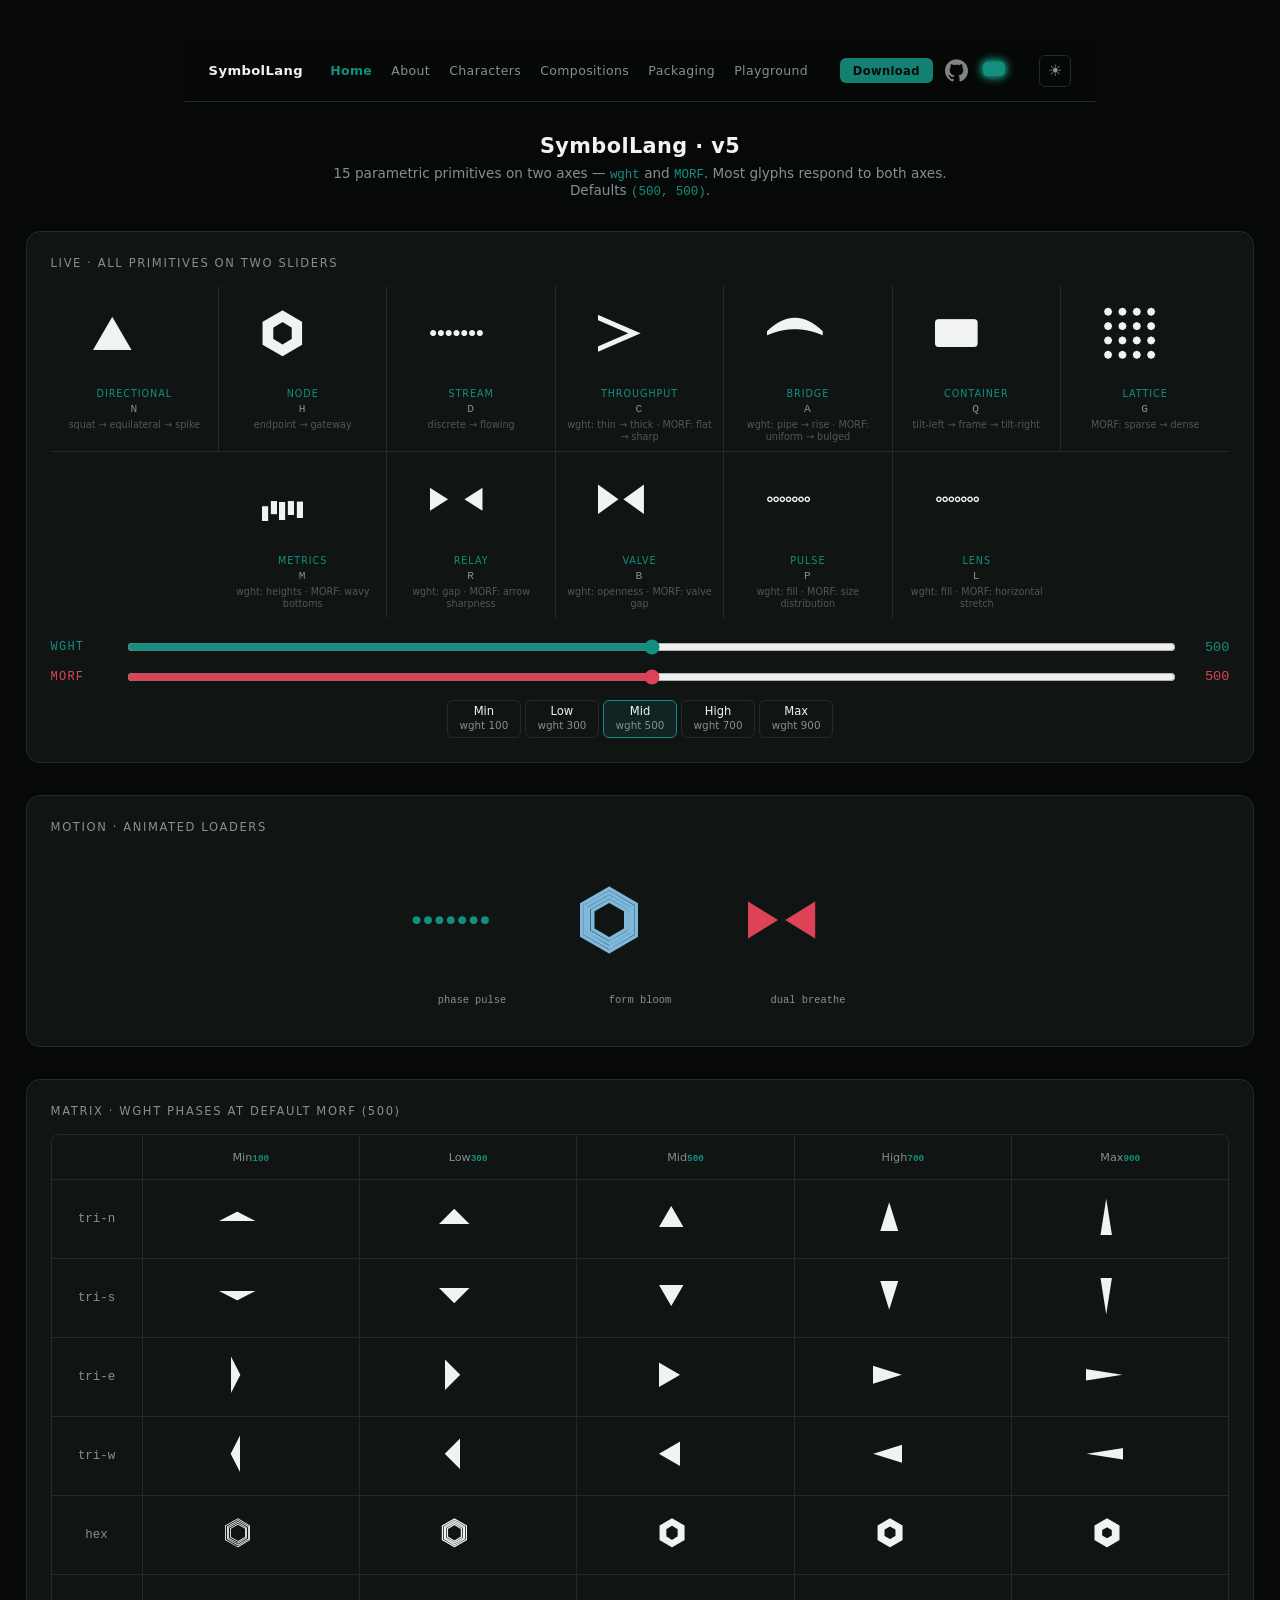
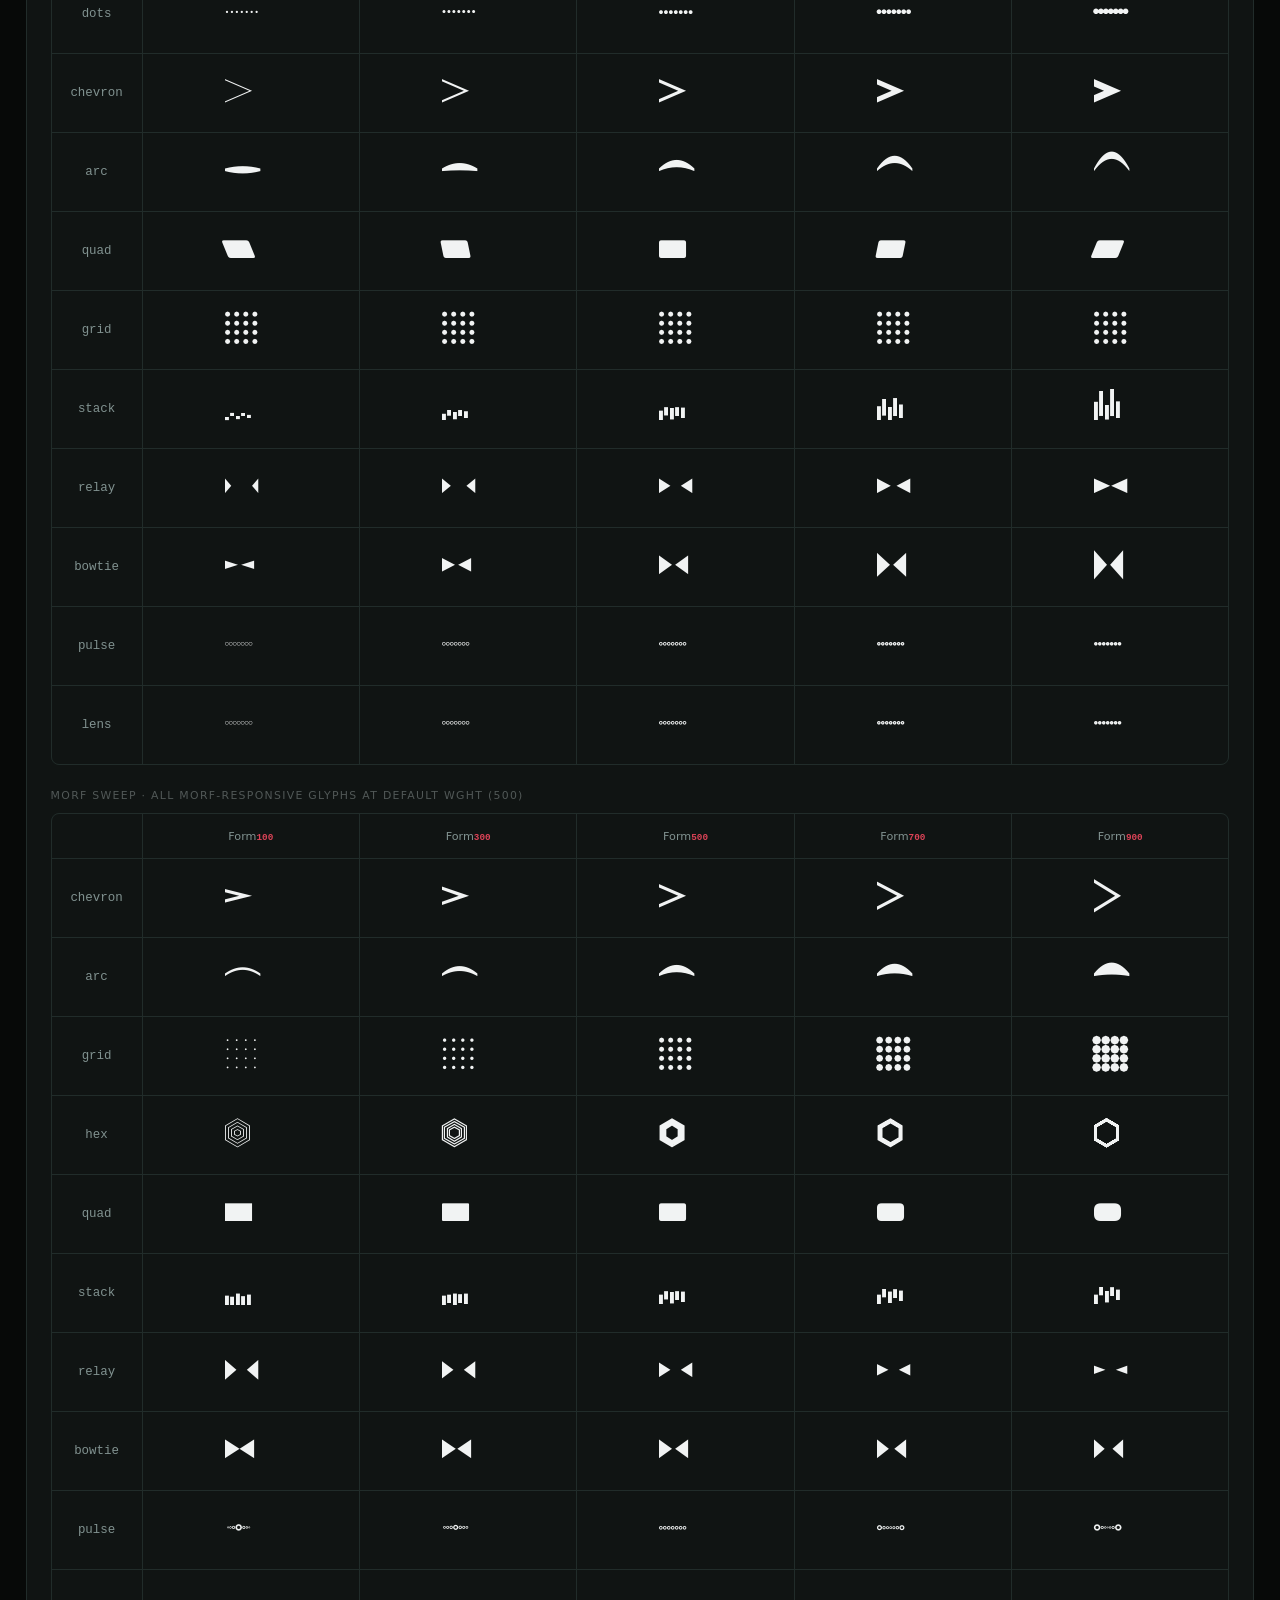
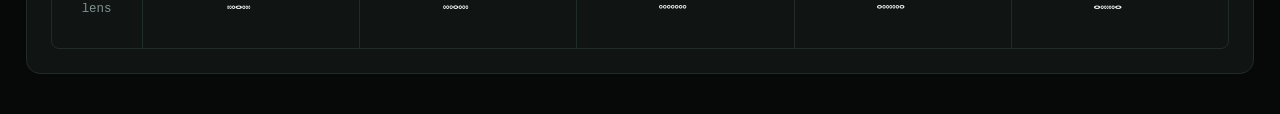
<file: public/index.html>
<!doctype html>
<html lang="en" data-theme="dark">
  <head>
    <meta charset="utf-8" />
    <title>SymbolLang v5 · preview</title>
    <link rel="stylesheet" href="css/shared.css" />
    <style>
      body {
        padding: 2.5rem 1.5rem;
        display: flex;
        flex-direction: column;
        align-items: center;
        gap: 2rem;
        min-height: 100vh;
      }

      header {
        text-align: center;
      }

      header h1 {
        font-weight: 600;
        font-size: 1.3rem;
        margin: 0 0 0.4rem;
        letter-spacing: 0.02em;
      }

      header p {
        font-size: 0.85rem;
        color: var(--color-dim);
        margin: 0;
        max-width: 620px;
      }

      header code {
        color: var(--color-accent);
        font-family: ui-monospace, monospace;
        font-size: 0.78rem;
      }

      .panel {
        background: var(--color-panel);
        border: 1px solid var(--color-border);
        border-radius: 14px;
        padding: 1.5rem;
        width: min(1280px, 96vw);
      }

      .section-title {
        font-size: 0.72rem;
        color: var(--color-dim);
        text-transform: uppercase;
        letter-spacing: 0.14em;
        margin: 0 0 1rem;
      }

      /* ---- live row ---- */
      .live {
        display: flex;
        flex-wrap: wrap;
        justify-content: center;
        gap: 0;
      }

      .live-cell {
        display: flex;
        flex-direction: column;
        align-items: center;
        gap: 0.25rem;
        padding: 0.5rem 0.6rem;
        border-right: 1px solid var(--color-border);
        border-bottom: 1px solid var(--color-border);
        flex: 0 0 calc(100% / 7);
        box-sizing: border-box;
      }

      .live-cell:nth-child(7n) {
        border-right: none;
      }

      .live-cell:nth-child(n + 8) {
        border-bottom: none;
      }

      .live-cell:last-child {
        border-right: none;
      }

      .live-cell .glyph {
        font-family: "SymbolLang";
        font-size: 82px;
        line-height: 1;
        color: var(--color-ink);
        font-variation-settings:
          "wght" var(--wght, 500),
          "MORF" var(--morf, 500);
        transition: font-variation-settings 40ms linear;
        height: 86px;
        display: flex;
        align-items: center;
        justify-content: center;
      }

      .live-cell .role {
        font-size: 0.6rem;
        color: var(--color-accent);
        text-transform: uppercase;
        letter-spacing: 0.1em;
        margin-top: 0.3rem;
      }

      .live-cell .key {
        font-family: ui-monospace, "SF Mono", monospace;
        font-size: 0.7rem;
        color: var(--color-dim);
        letter-spacing: 0.1em;
      }

      .live-cell .hint {
        font-size: 0.6rem;
        color: var(--color-dimmer);
        text-align: center;
        padding: 0 0.1rem;
        line-height: 1.25;
        min-height: 2.2em;
      }

      /* ---- sliders ---- */
      .sliders {
        display: grid;
        grid-template-columns: 60px 1fr auto;
        gap: 0.6rem 0.9rem;
        align-items: center;
        margin-top: 1.2rem;
      }

      .slider-label {
        font-family: ui-monospace, monospace;
        font-size: 0.75rem;
        color: var(--color-dim);
        text-transform: uppercase;
        letter-spacing: 0.1em;
      }

      .slider-label.wght {
        color: var(--color-accent);
      }

      .slider-label.morf {
        color: var(--color-accent2);
      }

      input[type="range"] {
        width: 100%;
      }

      input[type="range"].wght {
        accent-color: var(--color-accent);
      }

      input[type="range"].morf {
        accent-color: var(--color-accent2);
      }

      .readout {
        font-family: ui-monospace, monospace;
        font-size: 0.85rem;
        min-width: 3em;
        text-align: right;
      }

      .readout.wght {
        color: var(--color-accent);
      }

      .readout.morf {
        color: var(--color-accent2);
      }

      .phase-buttons {
        display: flex;
        gap: 0.3rem;
        flex-wrap: wrap;
        justify-content: center;
        margin-top: 0.8rem;
      }

      .phase-buttons button {
        background: transparent;
        color: var(--color-ink);
        border: 1px solid var(--color-border);
        padding: 0.3rem 0.7rem;
        border-radius: 6px;
        cursor: pointer;
        font: inherit;
        font-size: 0.72rem;
        line-height: 1.15;
        display: flex;
        flex-direction: column;
        align-items: center;
        gap: 0.1rem;
        min-width: 70px;
      }

      .phase-buttons button small {
        color: var(--color-dim);
        font-size: 0.65rem;
      }

      .phase-buttons button:hover {
        border-color: var(--color-accent);
      }

      .phase-buttons button.active {
        background: color-mix(in srgb, var(--color-accent) 14%, transparent);
        border-color: var(--color-accent);
      }

      /* ---- loaders ---- */
      .loader-row {
        display: flex;
        align-items: center;
        justify-content: center;
        gap: 3rem;
        padding: 1rem 0;
        flex-wrap: wrap;
      }

      .loader-item {
        display: flex;
        flex-direction: column;
        align-items: center;
        gap: 0.5rem;
      }

      .loader-item small {
        font-size: 0.65rem;
        color: var(--color-dim);
        font-family: ui-monospace, monospace;
      }

      .loader-item .sym {
        font-size: 120px;
      }

      @keyframes phase-pulse {
        0%,
        100% {
          font-variation-settings:
            "wght" 100,
            "MORF" 500;
        }

        50% {
          font-variation-settings:
            "wght" 900,
            "MORF" 500;
        }
      }

      @keyframes form-bloom {
        0%,
        100% {
          font-variation-settings:
            "wght" 500,
            "MORF" 100;
        }

        50% {
          font-variation-settings:
            "wght" 500,
            "MORF" 900;
        }
      }

      @keyframes both-breathe {
        0%,
        100% {
          font-variation-settings:
            "wght" 200,
            "MORF" 200;
        }

        50% {
          font-variation-settings:
            "wght" 800,
            "MORF" 800;
        }
      }

      .anim-phase {
        animation: phase-pulse 2s ease-in-out infinite;
      }

      .anim-form {
        animation: form-bloom 2.5s ease-in-out infinite;
      }

      .anim-both {
        animation: both-breathe 3s ease-in-out infinite;
      }

      /* ---- matrices ---- */
      .matrix {
        display: grid;
        grid-template-columns: 90px repeat(5, 1fr);
        gap: 1px;
        background: var(--color-border);
        border: 1px solid var(--color-border);
        border-radius: 8px;
        overflow: hidden;
      }

      .mcell {
        background: var(--color-panel);
        display: flex;
        align-items: center;
        justify-content: center;
        min-height: 78px;
      }

      .mcell span {
        font-family: "SymbolLang";
        font-size: 52px;
        line-height: 1;
      }

      .mhead {
        font-size: 0.7rem;
        color: var(--color-dim);
        min-height: 44px;
        text-align: center;
        padding: 0.4rem 0;
      }

      .mhead small {
        color: var(--color-accent);
        font-family: ui-monospace, monospace;
        font-weight: 600;
        display: block;
        margin-top: 0.15rem;
      }

      .matrix.morf .mhead small {
        color: var(--color-accent2);
      }

      .mlabel {
        font-size: 0.78rem;
        color: var(--color-dim);
        font-family: ui-monospace, monospace;
      }

      .sub-section-title {
        font-size: 0.68rem;
        color: var(--color-dimmer);
        text-transform: uppercase;
        letter-spacing: 0.12em;
        margin: 1.5rem 0 0.7rem;
      }
    </style>
    <script src="js/shared.js"></script>
    <script src="js/palette.js"></script>
  </head>

  <body>
    <nav class="site-nav">
      <div class="nav-left">
        <a href="index.html" class="nav-brand">SymbolLang</a>
        <a href="index.html" class="active">Home</a>
        <a href="about.html">About</a>
        <a href="sample_catalog.html">Characters</a>
        <a href="sample_brand_vocab.html">Compositions</a>
        <a href="sample_packaging.html">Packaging</a>
        <a href="playground.html">Playground</a>
      </div>
      <div class="nav-right">
        <a href="downloads.html" class="nav-download">Download</a>
        <a
          href="https://github.com/juanantoniofm/SymboLang.git"
          target="_blank"
          rel="noopener"
          class="nav-github"
          aria-label="GitHub"
          ><img
            class="icon-dark"
            src="icons/GitHub_Invertocat_White.svg"
            alt="GitHub" /><img
            class="icon-light"
            src="icons/GitHub_Invertocat_Black.svg"
            alt="GitHub"
        /></a>
        <button id="theme-toggle" aria-label="Toggle theme">◐</button>
      </div>
    </nav>

    <header>
      <h1>SymbolLang · v5</h1>
      <p>
        15 parametric primitives on two axes — <code>wght</code> and
        <code>MORF</code>. Most glyphs respond to both axes. Defaults
        <code>(500, 500)</code>.
      </p>
    </header>

    <div class="panel">
      <div class="section-title">Live · all primitives on two sliders</div>
      <div class="live">
        <div class="live-cell">
          <span class="glyph">N</span><span class="role">directional</span
          ><span class="key">N</span
          ><span class="hint">squat → equilateral → spike</span>
        </div>
        <div class="live-cell">
          <span class="glyph">H</span><span class="role">node</span
          ><span class="key">H</span
          ><span class="hint">endpoint → gateway</span>
        </div>
        <div class="live-cell">
          <span class="glyph">D</span><span class="role">stream</span
          ><span class="key">D</span
          ><span class="hint">discrete → flowing</span>
        </div>
        <div class="live-cell">
          <span class="glyph">C</span><span class="role">throughput</span
          ><span class="key">C</span
          ><span class="hint">wght: thin → thick · MORF: flat → sharp</span>
        </div>
        <div class="live-cell">
          <span class="glyph">A</span><span class="role">bridge</span
          ><span class="key">A</span
          ><span class="hint">wght: pipe → rise · MORF: uniform → bulged</span>
        </div>
        <div class="live-cell">
          <span class="glyph">Q</span><span class="role">container</span
          ><span class="key">Q</span
          ><span class="hint">tilt-left → frame → tilt-right</span>
        </div>
        <div class="live-cell">
          <span class="glyph">G</span><span class="role">lattice</span
          ><span class="key">G</span
          ><span class="hint">MORF: sparse → dense</span>
        </div>
        <div class="live-cell">
          <span class="glyph">M</span><span class="role">metrics</span
          ><span class="key">M</span
          ><span class="hint">wght: heights · MORF: wavy bottoms</span>
        </div>
        <div class="live-cell">
          <span class="glyph">R</span><span class="role">relay</span
          ><span class="key">R</span
          ><span class="hint">wght: gap · MORF: arrow sharpness</span>
        </div>
        <div class="live-cell">
          <span class="glyph">B</span><span class="role">valve</span
          ><span class="key">B</span
          ><span class="hint">wght: openness · MORF: valve gap</span>
        </div>
        <div class="live-cell">
          <span class="glyph">P</span><span class="role">pulse</span
          ><span class="key">P</span
          ><span class="hint">wght: fill · MORF: size distribution</span>
        </div>
        <div class="live-cell">
          <span class="glyph">L</span><span class="role">lens</span
          ><span class="key">L</span
          ><span class="hint">wght: fill · MORF: horizontal stretch</span>
        </div>
      </div>
      <div class="sliders">
        <span class="slider-label wght">wght</span>
        <input
          id="wght"
          type="range"
          class="wght"
          min="100"
          max="900"
          value="500"
          step="1"
        />
        <span class="readout wght" id="wghtVal">500</span>

        <span class="slider-label morf">MORF</span>
        <input
          id="morf"
          type="range"
          class="morf"
          min="100"
          max="900"
          value="500"
          step="1"
        />
        <span class="readout morf" id="morfVal">500</span>
      </div>
      <div class="phase-buttons" id="phases"></div>
    </div>

    <div class="panel">
      <div class="section-title">Motion · Animated loaders</div>
      <div class="loader-row">
        <div class="loader-item">
          <span class="sym anim-phase" style="color: var(--color-accent)"
            >D</span
          ><small>phase pulse</small>
        </div>
        <div class="loader-item">
          <span class="sym anim-form" style="color: #7eb8da">H</span
          ><small>form bloom</small>
        </div>
        <div class="loader-item">
          <span class="sym anim-both" style="color: var(--color-accent2)"
            >B</span
          ><small>dual breathe</small>
        </div>
      </div>
    </div>

    <div class="panel">
      <div class="section-title">
        Matrix · wght phases at default MORF (500)
      </div>
      <div class="matrix">
        <div class="mcell mhead"></div>
        <div class="mcell mhead">Min<br /><small>100</small></div>
        <div class="mcell mhead">Low<br /><small>300</small></div>
        <div class="mcell mhead">Mid<br /><small>500</small></div>
        <div class="mcell mhead">High<br /><small>700</small></div>
        <div class="mcell mhead">Max<br /><small>900</small></div>
        <div class="mcell mlabel">tri-n</div>
        <div class="mcell">
          <span
            style="
              font-variation-settings:
                &quot;wght&quot; 100,
                &quot;MORF&quot; 500;
            "
            >N</span
          >
        </div>
        <div class="mcell">
          <span
            style="
              font-variation-settings:
                &quot;wght&quot; 300,
                &quot;MORF&quot; 500;
            "
            >N</span
          >
        </div>
        <div class="mcell">
          <span
            style="
              font-variation-settings:
                &quot;wght&quot; 500,
                &quot;MORF&quot; 500;
            "
            >N</span
          >
        </div>
        <div class="mcell">
          <span
            style="
              font-variation-settings:
                &quot;wght&quot; 700,
                &quot;MORF&quot; 500;
            "
            >N</span
          >
        </div>
        <div class="mcell">
          <span
            style="
              font-variation-settings:
                &quot;wght&quot; 900,
                &quot;MORF&quot; 500;
            "
            >N</span
          >
        </div>
        <div class="mcell mlabel">tri-s</div>
        <div class="mcell">
          <span
            style="
              font-variation-settings:
                &quot;wght&quot; 100,
                &quot;MORF&quot; 500;
            "
            >S</span
          >
        </div>
        <div class="mcell">
          <span
            style="
              font-variation-settings:
                &quot;wght&quot; 300,
                &quot;MORF&quot; 500;
            "
            >S</span
          >
        </div>
        <div class="mcell">
          <span
            style="
              font-variation-settings:
                &quot;wght&quot; 500,
                &quot;MORF&quot; 500;
            "
            >S</span
          >
        </div>
        <div class="mcell">
          <span
            style="
              font-variation-settings:
                &quot;wght&quot; 700,
                &quot;MORF&quot; 500;
            "
            >S</span
          >
        </div>
        <div class="mcell">
          <span
            style="
              font-variation-settings:
                &quot;wght&quot; 900,
                &quot;MORF&quot; 500;
            "
            >S</span
          >
        </div>
        <div class="mcell mlabel">tri-e</div>
        <div class="mcell">
          <span
            style="
              font-variation-settings:
                &quot;wght&quot; 100,
                &quot;MORF&quot; 500;
            "
            >E</span
          >
        </div>
        <div class="mcell">
          <span
            style="
              font-variation-settings:
                &quot;wght&quot; 300,
                &quot;MORF&quot; 500;
            "
            >E</span
          >
        </div>
        <div class="mcell">
          <span
            style="
              font-variation-settings:
                &quot;wght&quot; 500,
                &quot;MORF&quot; 500;
            "
            >E</span
          >
        </div>
        <div class="mcell">
          <span
            style="
              font-variation-settings:
                &quot;wght&quot; 700,
                &quot;MORF&quot; 500;
            "
            >E</span
          >
        </div>
        <div class="mcell">
          <span
            style="
              font-variation-settings:
                &quot;wght&quot; 900,
                &quot;MORF&quot; 500;
            "
            >E</span
          >
        </div>
        <div class="mcell mlabel">tri-w</div>
        <div class="mcell">
          <span
            style="
              font-variation-settings:
                &quot;wght&quot; 100,
                &quot;MORF&quot; 500;
            "
            >W</span
          >
        </div>
        <div class="mcell">
          <span
            style="
              font-variation-settings:
                &quot;wght&quot; 300,
                &quot;MORF&quot; 500;
            "
            >W</span
          >
        </div>
        <div class="mcell">
          <span
            style="
              font-variation-settings:
                &quot;wght&quot; 500,
                &quot;MORF&quot; 500;
            "
            >W</span
          >
        </div>
        <div class="mcell">
          <span
            style="
              font-variation-settings:
                &quot;wght&quot; 700,
                &quot;MORF&quot; 500;
            "
            >W</span
          >
        </div>
        <div class="mcell">
          <span
            style="
              font-variation-settings:
                &quot;wght&quot; 900,
                &quot;MORF&quot; 500;
            "
            >W</span
          >
        </div>
        <div class="mcell mlabel">hex</div>
        <div class="mcell">
          <span
            style="
              font-variation-settings:
                &quot;wght&quot; 100,
                &quot;MORF&quot; 500;
            "
            >H</span
          >
        </div>
        <div class="mcell">
          <span
            style="
              font-variation-settings:
                &quot;wght&quot; 300,
                &quot;MORF&quot; 500;
            "
            >H</span
          >
        </div>
        <div class="mcell">
          <span
            style="
              font-variation-settings:
                &quot;wght&quot; 500,
                &quot;MORF&quot; 500;
            "
            >H</span
          >
        </div>
        <div class="mcell">
          <span
            style="
              font-variation-settings:
                &quot;wght&quot; 700,
                &quot;MORF&quot; 500;
            "
            >H</span
          >
        </div>
        <div class="mcell">
          <span
            style="
              font-variation-settings:
                &quot;wght&quot; 900,
                &quot;MORF&quot; 500;
            "
            >H</span
          >
        </div>
        <div class="mcell mlabel">dots</div>
        <div class="mcell">
          <span
            style="
              font-variation-settings:
                &quot;wght&quot; 100,
                &quot;MORF&quot; 500;
            "
            >D</span
          >
        </div>
        <div class="mcell">
          <span
            style="
              font-variation-settings:
                &quot;wght&quot; 300,
                &quot;MORF&quot; 500;
            "
            >D</span
          >
        </div>
        <div class="mcell">
          <span
            style="
              font-variation-settings:
                &quot;wght&quot; 500,
                &quot;MORF&quot; 500;
            "
            >D</span
          >
        </div>
        <div class="mcell">
          <span
            style="
              font-variation-settings:
                &quot;wght&quot; 700,
                &quot;MORF&quot; 500;
            "
            >D</span
          >
        </div>
        <div class="mcell">
          <span
            style="
              font-variation-settings:
                &quot;wght&quot; 900,
                &quot;MORF&quot; 500;
            "
            >D</span
          >
        </div>
        <div class="mcell mlabel">chevron</div>
        <div class="mcell">
          <span
            style="
              font-variation-settings:
                &quot;wght&quot; 100,
                &quot;MORF&quot; 500;
            "
            >C</span
          >
        </div>
        <div class="mcell">
          <span
            style="
              font-variation-settings:
                &quot;wght&quot; 300,
                &quot;MORF&quot; 500;
            "
            >C</span
          >
        </div>
        <div class="mcell">
          <span
            style="
              font-variation-settings:
                &quot;wght&quot; 500,
                &quot;MORF&quot; 500;
            "
            >C</span
          >
        </div>
        <div class="mcell">
          <span
            style="
              font-variation-settings:
                &quot;wght&quot; 700,
                &quot;MORF&quot; 500;
            "
            >C</span
          >
        </div>
        <div class="mcell">
          <span
            style="
              font-variation-settings:
                &quot;wght&quot; 900,
                &quot;MORF&quot; 500;
            "
            >C</span
          >
        </div>
        <div class="mcell mlabel">arc</div>
        <div class="mcell">
          <span
            style="
              font-variation-settings:
                &quot;wght&quot; 100,
                &quot;MORF&quot; 500;
            "
            >A</span
          >
        </div>
        <div class="mcell">
          <span
            style="
              font-variation-settings:
                &quot;wght&quot; 300,
                &quot;MORF&quot; 500;
            "
            >A</span
          >
        </div>
        <div class="mcell">
          <span
            style="
              font-variation-settings:
                &quot;wght&quot; 500,
                &quot;MORF&quot; 500;
            "
            >A</span
          >
        </div>
        <div class="mcell">
          <span
            style="
              font-variation-settings:
                &quot;wght&quot; 700,
                &quot;MORF&quot; 500;
            "
            >A</span
          >
        </div>
        <div class="mcell">
          <span
            style="
              font-variation-settings:
                &quot;wght&quot; 900,
                &quot;MORF&quot; 500;
            "
            >A</span
          >
        </div>
        <div class="mcell mlabel">quad</div>
        <div class="mcell">
          <span
            style="
              font-variation-settings:
                &quot;wght&quot; 100,
                &quot;MORF&quot; 500;
            "
            >Q</span
          >
        </div>
        <div class="mcell">
          <span
            style="
              font-variation-settings:
                &quot;wght&quot; 300,
                &quot;MORF&quot; 500;
            "
            >Q</span
          >
        </div>
        <div class="mcell">
          <span
            style="
              font-variation-settings:
                &quot;wght&quot; 500,
                &quot;MORF&quot; 500;
            "
            >Q</span
          >
        </div>
        <div class="mcell">
          <span
            style="
              font-variation-settings:
                &quot;wght&quot; 700,
                &quot;MORF&quot; 500;
            "
            >Q</span
          >
        </div>
        <div class="mcell">
          <span
            style="
              font-variation-settings:
                &quot;wght&quot; 900,
                &quot;MORF&quot; 500;
            "
            >Q</span
          >
        </div>
        <div class="mcell mlabel">grid</div>
        <div class="mcell">
          <span
            style="
              font-variation-settings:
                &quot;wght&quot; 100,
                &quot;MORF&quot; 500;
            "
            >G</span
          >
        </div>
        <div class="mcell">
          <span
            style="
              font-variation-settings:
                &quot;wght&quot; 300,
                &quot;MORF&quot; 500;
            "
            >G</span
          >
        </div>
        <div class="mcell">
          <span
            style="
              font-variation-settings:
                &quot;wght&quot; 500,
                &quot;MORF&quot; 500;
            "
            >G</span
          >
        </div>
        <div class="mcell">
          <span
            style="
              font-variation-settings:
                &quot;wght&quot; 700,
                &quot;MORF&quot; 500;
            "
            >G</span
          >
        </div>
        <div class="mcell">
          <span
            style="
              font-variation-settings:
                &quot;wght&quot; 900,
                &quot;MORF&quot; 500;
            "
            >G</span
          >
        </div>
        <div class="mcell mlabel">stack</div>
        <div class="mcell">
          <span
            style="
              font-variation-settings:
                &quot;wght&quot; 100,
                &quot;MORF&quot; 500;
            "
            >M</span
          >
        </div>
        <div class="mcell">
          <span
            style="
              font-variation-settings:
                &quot;wght&quot; 300,
                &quot;MORF&quot; 500;
            "
            >M</span
          >
        </div>
        <div class="mcell">
          <span
            style="
              font-variation-settings:
                &quot;wght&quot; 500,
                &quot;MORF&quot; 500;
            "
            >M</span
          >
        </div>
        <div class="mcell">
          <span
            style="
              font-variation-settings:
                &quot;wght&quot; 700,
                &quot;MORF&quot; 500;
            "
            >M</span
          >
        </div>
        <div class="mcell">
          <span
            style="
              font-variation-settings:
                &quot;wght&quot; 900,
                &quot;MORF&quot; 500;
            "
            >M</span
          >
        </div>
        <div class="mcell mlabel">relay</div>
        <div class="mcell">
          <span
            style="
              font-variation-settings:
                &quot;wght&quot; 100,
                &quot;MORF&quot; 500;
            "
            >R</span
          >
        </div>
        <div class="mcell">
          <span
            style="
              font-variation-settings:
                &quot;wght&quot; 300,
                &quot;MORF&quot; 500;
            "
            >R</span
          >
        </div>
        <div class="mcell">
          <span
            style="
              font-variation-settings:
                &quot;wght&quot; 500,
                &quot;MORF&quot; 500;
            "
            >R</span
          >
        </div>
        <div class="mcell">
          <span
            style="
              font-variation-settings:
                &quot;wght&quot; 700,
                &quot;MORF&quot; 500;
            "
            >R</span
          >
        </div>
        <div class="mcell">
          <span
            style="
              font-variation-settings:
                &quot;wght&quot; 900,
                &quot;MORF&quot; 500;
            "
            >R</span
          >
        </div>
        <div class="mcell mlabel">bowtie</div>
        <div class="mcell">
          <span
            style="
              font-variation-settings:
                &quot;wght&quot; 100,
                &quot;MORF&quot; 500;
            "
            >B</span
          >
        </div>
        <div class="mcell">
          <span
            style="
              font-variation-settings:
                &quot;wght&quot; 300,
                &quot;MORF&quot; 500;
            "
            >B</span
          >
        </div>
        <div class="mcell">
          <span
            style="
              font-variation-settings:
                &quot;wght&quot; 500,
                &quot;MORF&quot; 500;
            "
            >B</span
          >
        </div>
        <div class="mcell">
          <span
            style="
              font-variation-settings:
                &quot;wght&quot; 700,
                &quot;MORF&quot; 500;
            "
            >B</span
          >
        </div>
        <div class="mcell">
          <span
            style="
              font-variation-settings:
                &quot;wght&quot; 900,
                &quot;MORF&quot; 500;
            "
            >B</span
          >
        </div>
        <div class="mcell mlabel">pulse</div>
        <div class="mcell">
          <span
            style="
              font-variation-settings:
                &quot;wght&quot; 100,
                &quot;MORF&quot; 500;
            "
            >P</span
          >
        </div>
        <div class="mcell">
          <span
            style="
              font-variation-settings:
                &quot;wght&quot; 300,
                &quot;MORF&quot; 500;
            "
            >P</span
          >
        </div>
        <div class="mcell">
          <span
            style="
              font-variation-settings:
                &quot;wght&quot; 500,
                &quot;MORF&quot; 500;
            "
            >P</span
          >
        </div>
        <div class="mcell">
          <span
            style="
              font-variation-settings:
                &quot;wght&quot; 700,
                &quot;MORF&quot; 500;
            "
            >P</span
          >
        </div>
        <div class="mcell">
          <span
            style="
              font-variation-settings:
                &quot;wght&quot; 900,
                &quot;MORF&quot; 500;
            "
            >P</span
          >
        </div>
        <div class="mcell mlabel">lens</div>
        <div class="mcell">
          <span
            style="
              font-variation-settings:
                &quot;wght&quot; 100,
                &quot;MORF&quot; 500;
            "
            >L</span
          >
        </div>
        <div class="mcell">
          <span
            style="
              font-variation-settings:
                &quot;wght&quot; 300,
                &quot;MORF&quot; 500;
            "
            >L</span
          >
        </div>
        <div class="mcell">
          <span
            style="
              font-variation-settings:
                &quot;wght&quot; 500,
                &quot;MORF&quot; 500;
            "
            >L</span
          >
        </div>
        <div class="mcell">
          <span
            style="
              font-variation-settings:
                &quot;wght&quot; 700,
                &quot;MORF&quot; 500;
            "
            >L</span
          >
        </div>
        <div class="mcell">
          <span
            style="
              font-variation-settings:
                &quot;wght&quot; 900,
                &quot;MORF&quot; 500;
            "
            >L</span
          >
        </div>
      </div>

      <div class="sub-section-title">
        MORF sweep · all MORF-responsive glyphs at default wght (500)
      </div>
      <div class="matrix morf">
        <div class="mcell mhead"></div>
        <div class="mcell mhead">Form<br /><small>100</small></div>
        <div class="mcell mhead">Form<br /><small>300</small></div>
        <div class="mcell mhead">Form<br /><small>500</small></div>
        <div class="mcell mhead">Form<br /><small>700</small></div>
        <div class="mcell mhead">Form<br /><small>900</small></div>
        <div class="mcell mlabel">chevron</div>
        <div class="mcell">
          <span
            style="
              font-variation-settings:
                &quot;wght&quot; 500,
                &quot;MORF&quot; 100;
            "
            >C</span
          >
        </div>
        <div class="mcell">
          <span
            style="
              font-variation-settings:
                &quot;wght&quot; 500,
                &quot;MORF&quot; 300;
            "
            >C</span
          >
        </div>
        <div class="mcell">
          <span
            style="
              font-variation-settings:
                &quot;wght&quot; 500,
                &quot;MORF&quot; 500;
            "
            >C</span
          >
        </div>
        <div class="mcell">
          <span
            style="
              font-variation-settings:
                &quot;wght&quot; 500,
                &quot;MORF&quot; 700;
            "
            >C</span
          >
        </div>
        <div class="mcell">
          <span
            style="
              font-variation-settings:
                &quot;wght&quot; 500,
                &quot;MORF&quot; 900;
            "
            >C</span
          >
        </div>
        <div class="mcell mlabel">arc</div>
        <div class="mcell">
          <span
            style="
              font-variation-settings:
                &quot;wght&quot; 500,
                &quot;MORF&quot; 100;
            "
            >A</span
          >
        </div>
        <div class="mcell">
          <span
            style="
              font-variation-settings:
                &quot;wght&quot; 500,
                &quot;MORF&quot; 300;
            "
            >A</span
          >
        </div>
        <div class="mcell">
          <span
            style="
              font-variation-settings:
                &quot;wght&quot; 500,
                &quot;MORF&quot; 500;
            "
            >A</span
          >
        </div>
        <div class="mcell">
          <span
            style="
              font-variation-settings:
                &quot;wght&quot; 500,
                &quot;MORF&quot; 700;
            "
            >A</span
          >
        </div>
        <div class="mcell">
          <span
            style="
              font-variation-settings:
                &quot;wght&quot; 500,
                &quot;MORF&quot; 900;
            "
            >A</span
          >
        </div>
        <div class="mcell mlabel">grid</div>
        <div class="mcell">
          <span
            style="
              font-variation-settings:
                &quot;wght&quot; 500,
                &quot;MORF&quot; 100;
            "
            >G</span
          >
        </div>
        <div class="mcell">
          <span
            style="
              font-variation-settings:
                &quot;wght&quot; 500,
                &quot;MORF&quot; 300;
            "
            >G</span
          >
        </div>
        <div class="mcell">
          <span
            style="
              font-variation-settings:
                &quot;wght&quot; 500,
                &quot;MORF&quot; 500;
            "
            >G</span
          >
        </div>
        <div class="mcell">
          <span
            style="
              font-variation-settings:
                &quot;wght&quot; 500,
                &quot;MORF&quot; 700;
            "
            >G</span
          >
        </div>
        <div class="mcell">
          <span
            style="
              font-variation-settings:
                &quot;wght&quot; 500,
                &quot;MORF&quot; 900;
            "
            >G</span
          >
        </div>
        <div class="mcell mlabel">hex</div>
        <div class="mcell">
          <span
            style="
              font-variation-settings:
                &quot;wght&quot; 500,
                &quot;MORF&quot; 100;
            "
            >H</span
          >
        </div>
        <div class="mcell">
          <span
            style="
              font-variation-settings:
                &quot;wght&quot; 500,
                &quot;MORF&quot; 300;
            "
            >H</span
          >
        </div>
        <div class="mcell">
          <span
            style="
              font-variation-settings:
                &quot;wght&quot; 500,
                &quot;MORF&quot; 500;
            "
            >H</span
          >
        </div>
        <div class="mcell">
          <span
            style="
              font-variation-settings:
                &quot;wght&quot; 500,
                &quot;MORF&quot; 700;
            "
            >H</span
          >
        </div>
        <div class="mcell">
          <span
            style="
              font-variation-settings:
                &quot;wght&quot; 500,
                &quot;MORF&quot; 900;
            "
            >H</span
          >
        </div>
        <div class="mcell mlabel">quad</div>
        <div class="mcell">
          <span
            style="
              font-variation-settings:
                &quot;wght&quot; 500,
                &quot;MORF&quot; 100;
            "
            >Q</span
          >
        </div>
        <div class="mcell">
          <span
            style="
              font-variation-settings:
                &quot;wght&quot; 500,
                &quot;MORF&quot; 300;
            "
            >Q</span
          >
        </div>
        <div class="mcell">
          <span
            style="
              font-variation-settings:
                &quot;wght&quot; 500,
                &quot;MORF&quot; 500;
            "
            >Q</span
          >
        </div>
        <div class="mcell">
          <span
            style="
              font-variation-settings:
                &quot;wght&quot; 500,
                &quot;MORF&quot; 700;
            "
            >Q</span
          >
        </div>
        <div class="mcell">
          <span
            style="
              font-variation-settings:
                &quot;wght&quot; 500,
                &quot;MORF&quot; 900;
            "
            >Q</span
          >
        </div>
        <div class="mcell mlabel">stack</div>
        <div class="mcell">
          <span
            style="
              font-variation-settings:
                &quot;wght&quot; 500,
                &quot;MORF&quot; 100;
            "
            >M</span
          >
        </div>
        <div class="mcell">
          <span
            style="
              font-variation-settings:
                &quot;wght&quot; 500,
                &quot;MORF&quot; 300;
            "
            >M</span
          >
        </div>
        <div class="mcell">
          <span
            style="
              font-variation-settings:
                &quot;wght&quot; 500,
                &quot;MORF&quot; 500;
            "
            >M</span
          >
        </div>
        <div class="mcell">
          <span
            style="
              font-variation-settings:
                &quot;wght&quot; 500,
                &quot;MORF&quot; 700;
            "
            >M</span
          >
        </div>
        <div class="mcell">
          <span
            style="
              font-variation-settings:
                &quot;wght&quot; 500,
                &quot;MORF&quot; 900;
            "
            >M</span
          >
        </div>
        <div class="mcell mlabel">relay</div>
        <div class="mcell">
          <span
            style="
              font-variation-settings:
                &quot;wght&quot; 500,
                &quot;MORF&quot; 100;
            "
            >R</span
          >
        </div>
        <div class="mcell">
          <span
            style="
              font-variation-settings:
                &quot;wght&quot; 500,
                &quot;MORF&quot; 300;
            "
            >R</span
          >
        </div>
        <div class="mcell">
          <span
            style="
              font-variation-settings:
                &quot;wght&quot; 500,
                &quot;MORF&quot; 500;
            "
            >R</span
          >
        </div>
        <div class="mcell">
          <span
            style="
              font-variation-settings:
                &quot;wght&quot; 500,
                &quot;MORF&quot; 700;
            "
            >R</span
          >
        </div>
        <div class="mcell">
          <span
            style="
              font-variation-settings:
                &quot;wght&quot; 500,
                &quot;MORF&quot; 900;
            "
            >R</span
          >
        </div>
        <div class="mcell mlabel">bowtie</div>
        <div class="mcell">
          <span
            style="
              font-variation-settings:
                &quot;wght&quot; 500,
                &quot;MORF&quot; 100;
            "
            >B</span
          >
        </div>
        <div class="mcell">
          <span
            style="
              font-variation-settings:
                &quot;wght&quot; 500,
                &quot;MORF&quot; 300;
            "
            >B</span
          >
        </div>
        <div class="mcell">
          <span
            style="
              font-variation-settings:
                &quot;wght&quot; 500,
                &quot;MORF&quot; 500;
            "
            >B</span
          >
        </div>
        <div class="mcell">
          <span
            style="
              font-variation-settings:
                &quot;wght&quot; 500,
                &quot;MORF&quot; 700;
            "
            >B</span
          >
        </div>
        <div class="mcell">
          <span
            style="
              font-variation-settings:
                &quot;wght&quot; 500,
                &quot;MORF&quot; 900;
            "
            >B</span
          >
        </div>
        <div class="mcell mlabel">pulse</div>
        <div class="mcell">
          <span
            style="
              font-variation-settings:
                &quot;wght&quot; 500,
                &quot;MORF&quot; 100;
            "
            >P</span
          >
        </div>
        <div class="mcell">
          <span
            style="
              font-variation-settings:
                &quot;wght&quot; 500,
                &quot;MORF&quot; 300;
            "
            >P</span
          >
        </div>
        <div class="mcell">
          <span
            style="
              font-variation-settings:
                &quot;wght&quot; 500,
                &quot;MORF&quot; 500;
            "
            >P</span
          >
        </div>
        <div class="mcell">
          <span
            style="
              font-variation-settings:
                &quot;wght&quot; 500,
                &quot;MORF&quot; 700;
            "
            >P</span
          >
        </div>
        <div class="mcell">
          <span
            style="
              font-variation-settings:
                &quot;wght&quot; 500,
                &quot;MORF&quot; 900;
            "
            >P</span
          >
        </div>
        <div class="mcell mlabel">lens</div>
        <div class="mcell">
          <span
            style="
              font-variation-settings:
                &quot;wght&quot; 500,
                &quot;MORF&quot; 100;
            "
            >L</span
          >
        </div>
        <div class="mcell">
          <span
            style="
              font-variation-settings:
                &quot;wght&quot; 500,
                &quot;MORF&quot; 300;
            "
            >L</span
          >
        </div>
        <div class="mcell">
          <span
            style="
              font-variation-settings:
                &quot;wght&quot; 500,
                &quot;MORF&quot; 500;
            "
            >L</span
          >
        </div>
        <div class="mcell">
          <span
            style="
              font-variation-settings:
                &quot;wght&quot; 500,
                &quot;MORF&quot; 700;
            "
            >L</span
          >
        </div>
        <div class="mcell">
          <span
            style="
              font-variation-settings:
                &quot;wght&quot; 500,
                &quot;MORF&quot; 900;
            "
            >L</span
          >
        </div>
      </div>
    </div>

    <script>
      var slW = document.getElementById("wght");
      var slM = document.getElementById("morf");
      var valW = document.getElementById("wghtVal");
      var valM = document.getElementById("morfVal");
      var root = document.documentElement;
      var phasesEl = document.getElementById("phases");

      var PHASES = [
        ["Min", 100],
        ["Low", 300],
        ["Mid", 500],
        ["High", 700],
        ["Max", 900],
      ];
      PHASES.forEach(function (pair) {
        var name = pair[0],
          w = pair[1];
        var b = document.createElement("button");
        b.innerHTML = name + "<small>wght " + w + "</small>";
        b.dataset.w = w;
        b.addEventListener("click", function () {
          setW(w);
        });
        phasesEl.appendChild(b);
      });
      var btns = phasesEl.querySelectorAll("button");

      function setW(w) {
        w = Number(w);
        slW.value = w;
        valW.textContent = w;
        root.style.setProperty("--wght", w);
        btns.forEach(function (b) {
          b.classList.toggle("active", Number(b.dataset.w) === w);
        });
      }
      function setM(m) {
        m = Number(m);
        slM.value = m;
        valM.textContent = m;
        root.style.setProperty("--morf", m);
      }
      slW.addEventListener("input", function () {
        setW(slW.value);
      });
      slM.addEventListener("input", function () {
        setM(slM.value);
      });
      setW(500);
      setM(500);
    </script>
  </body>
</html>
</file>
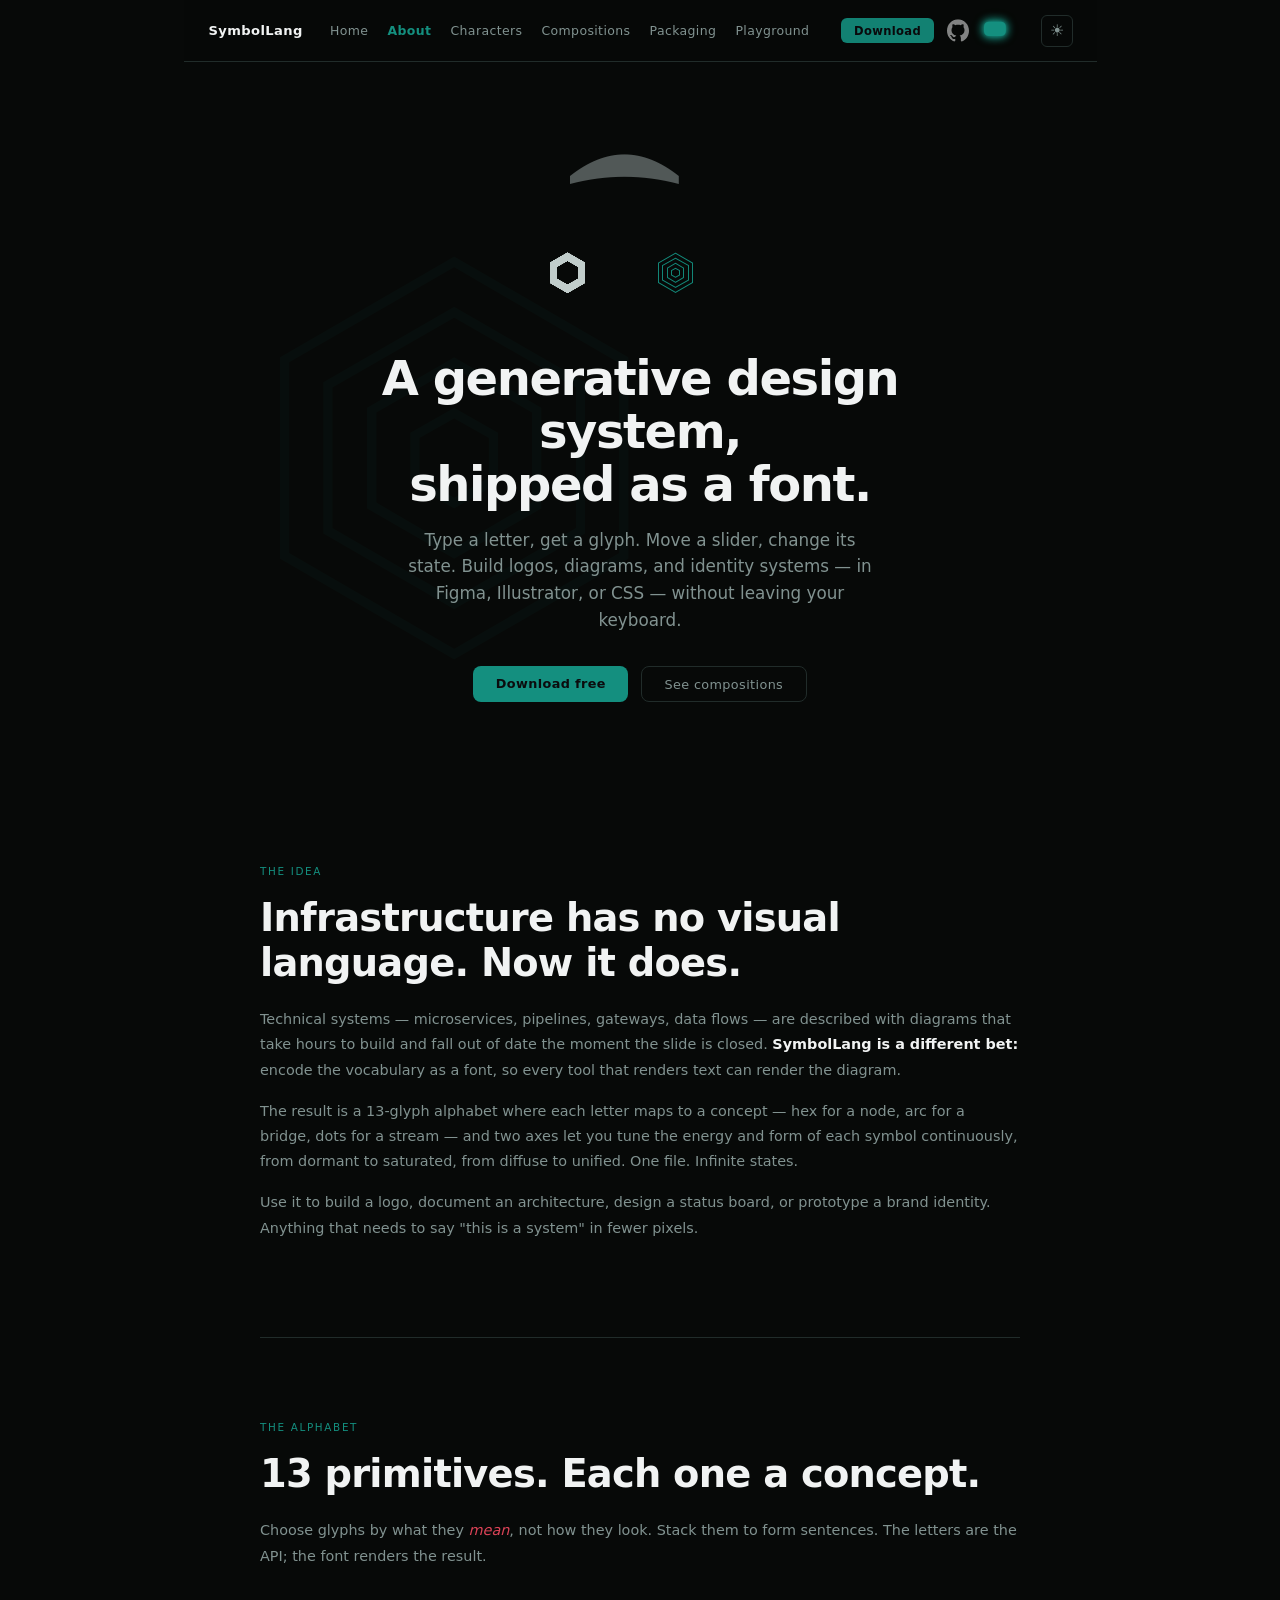
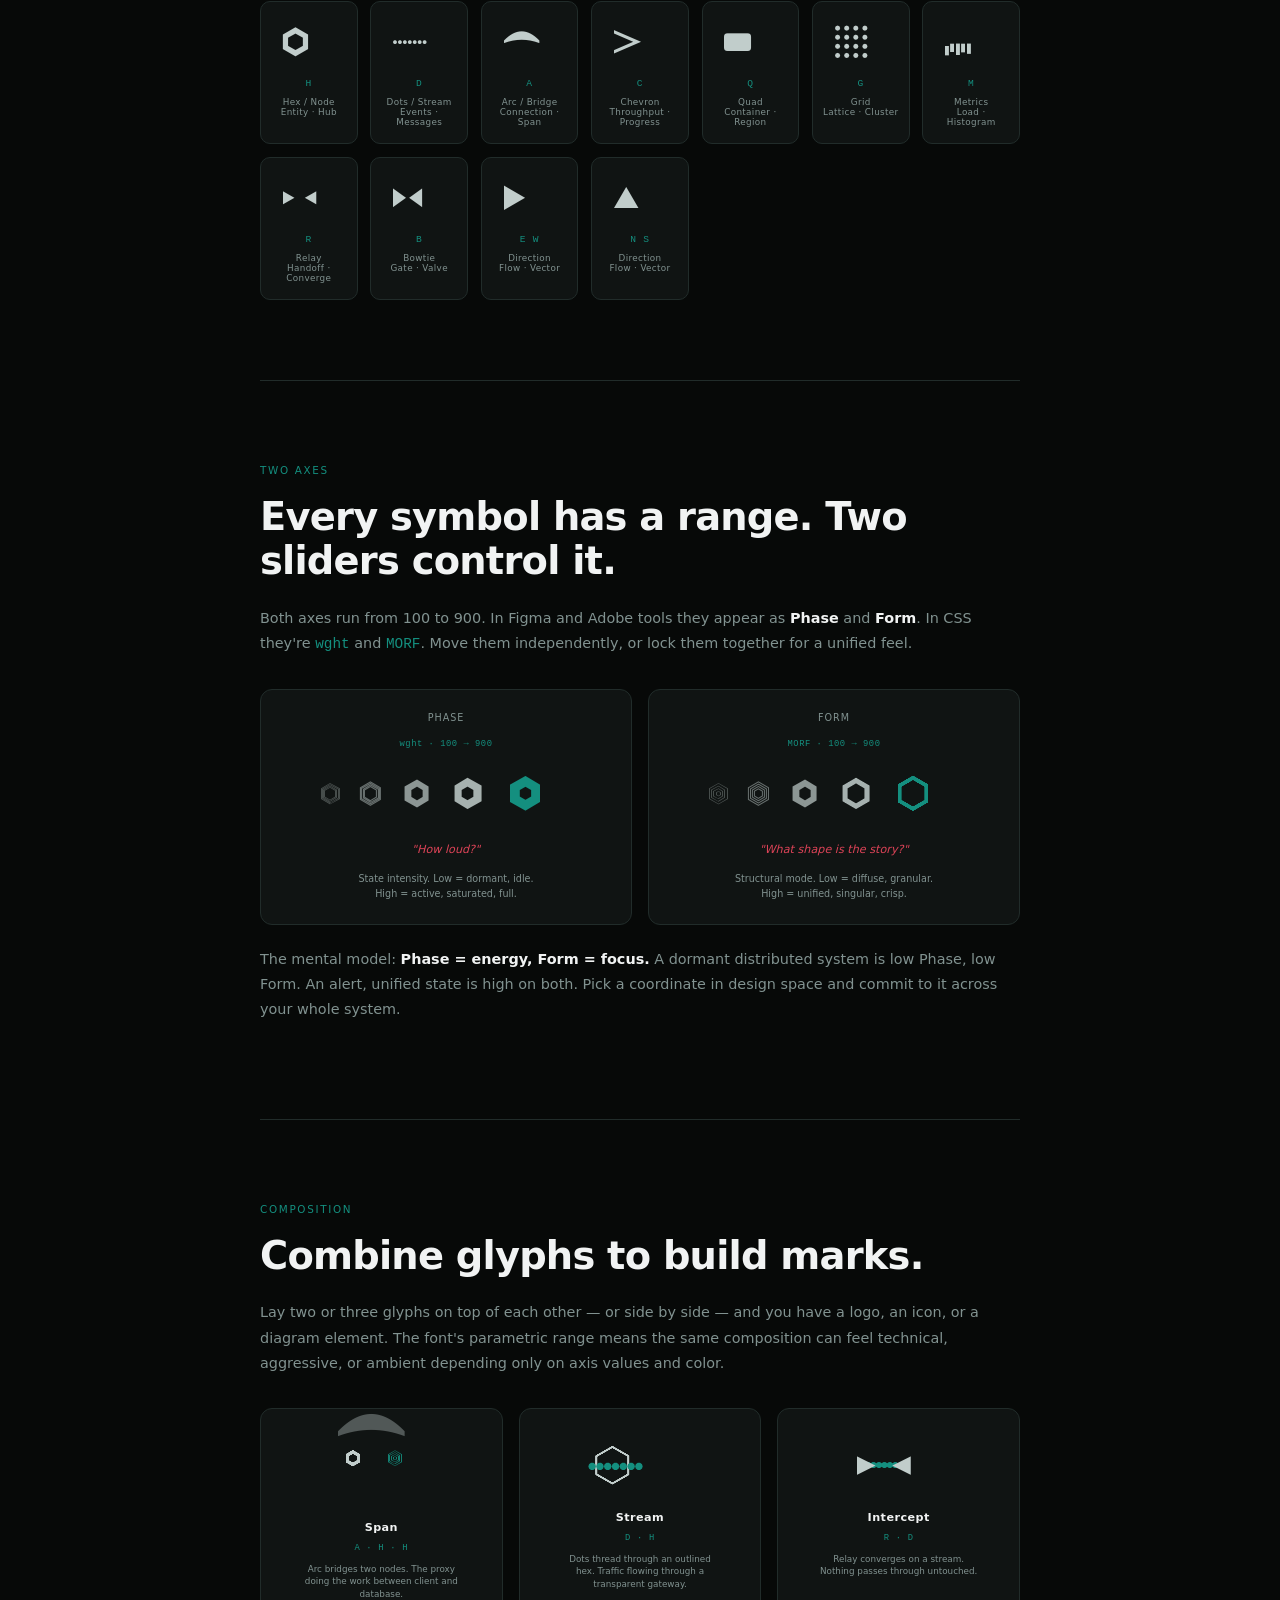
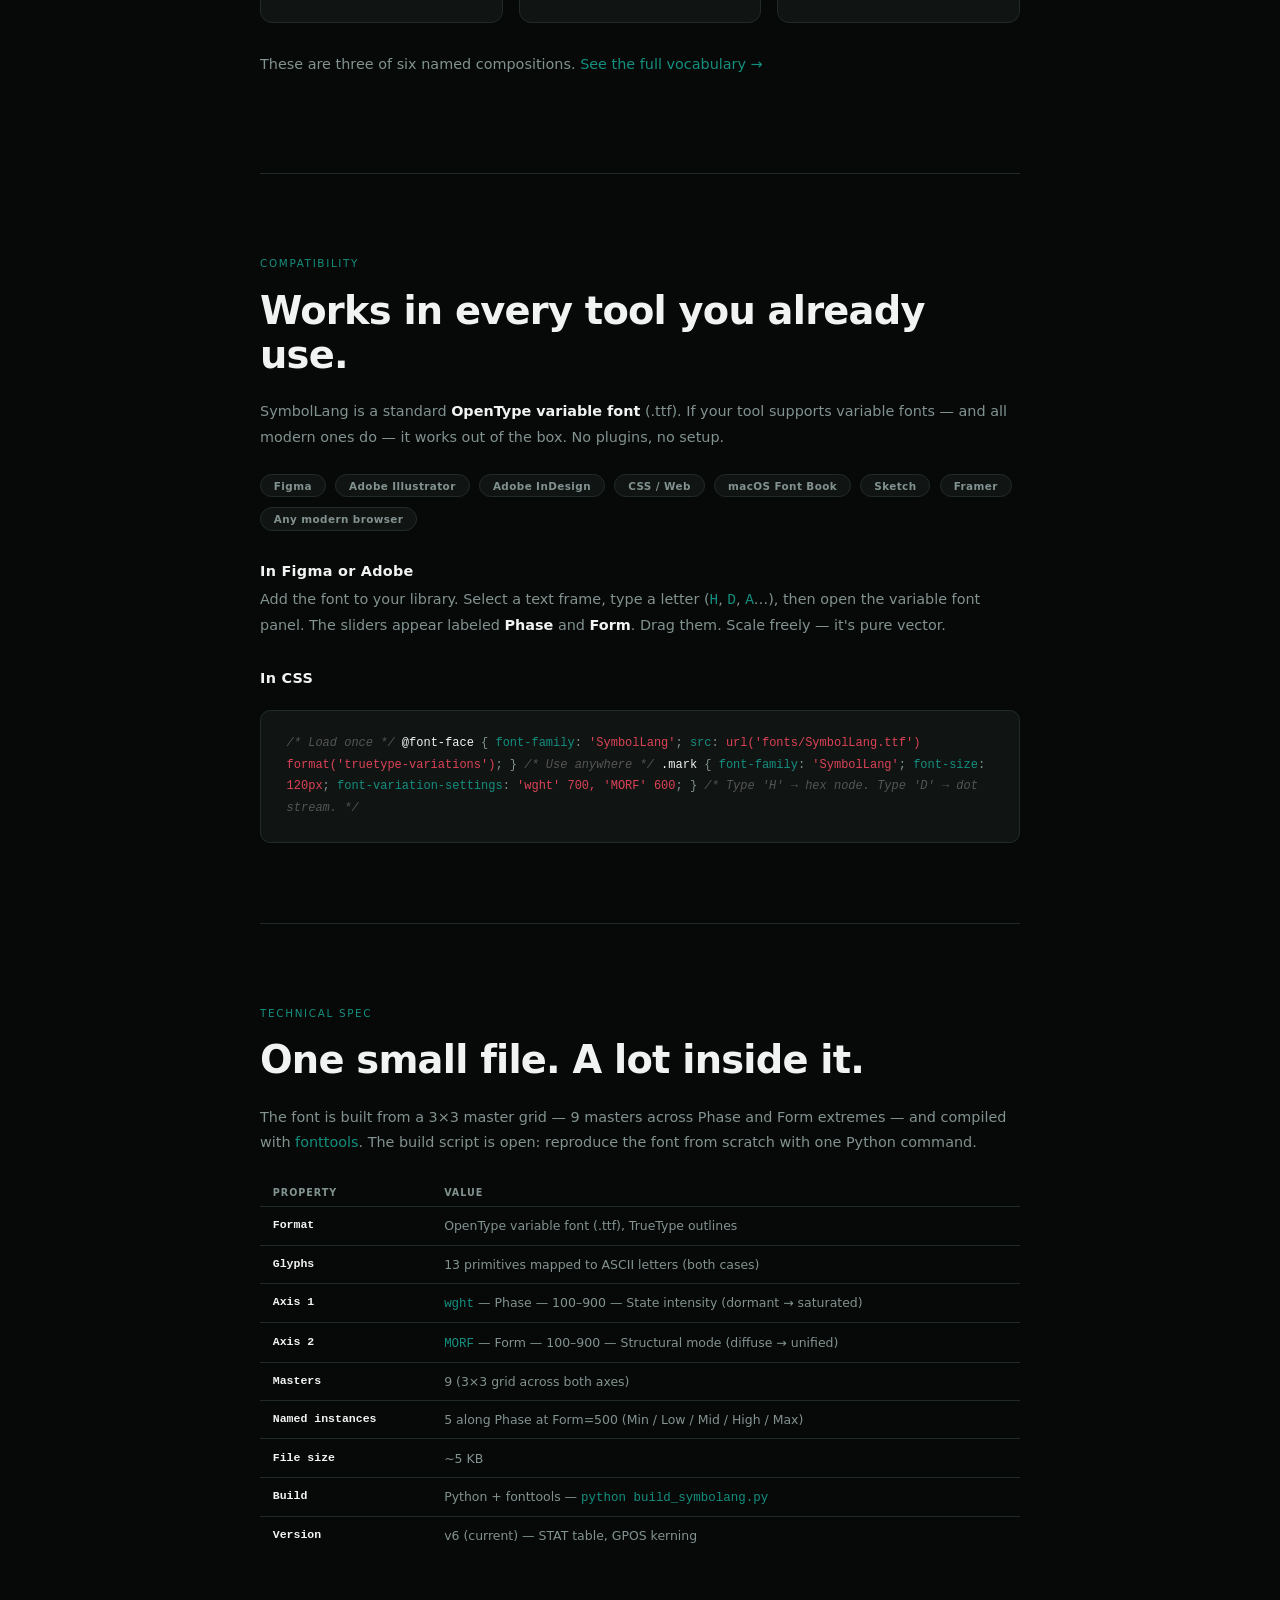
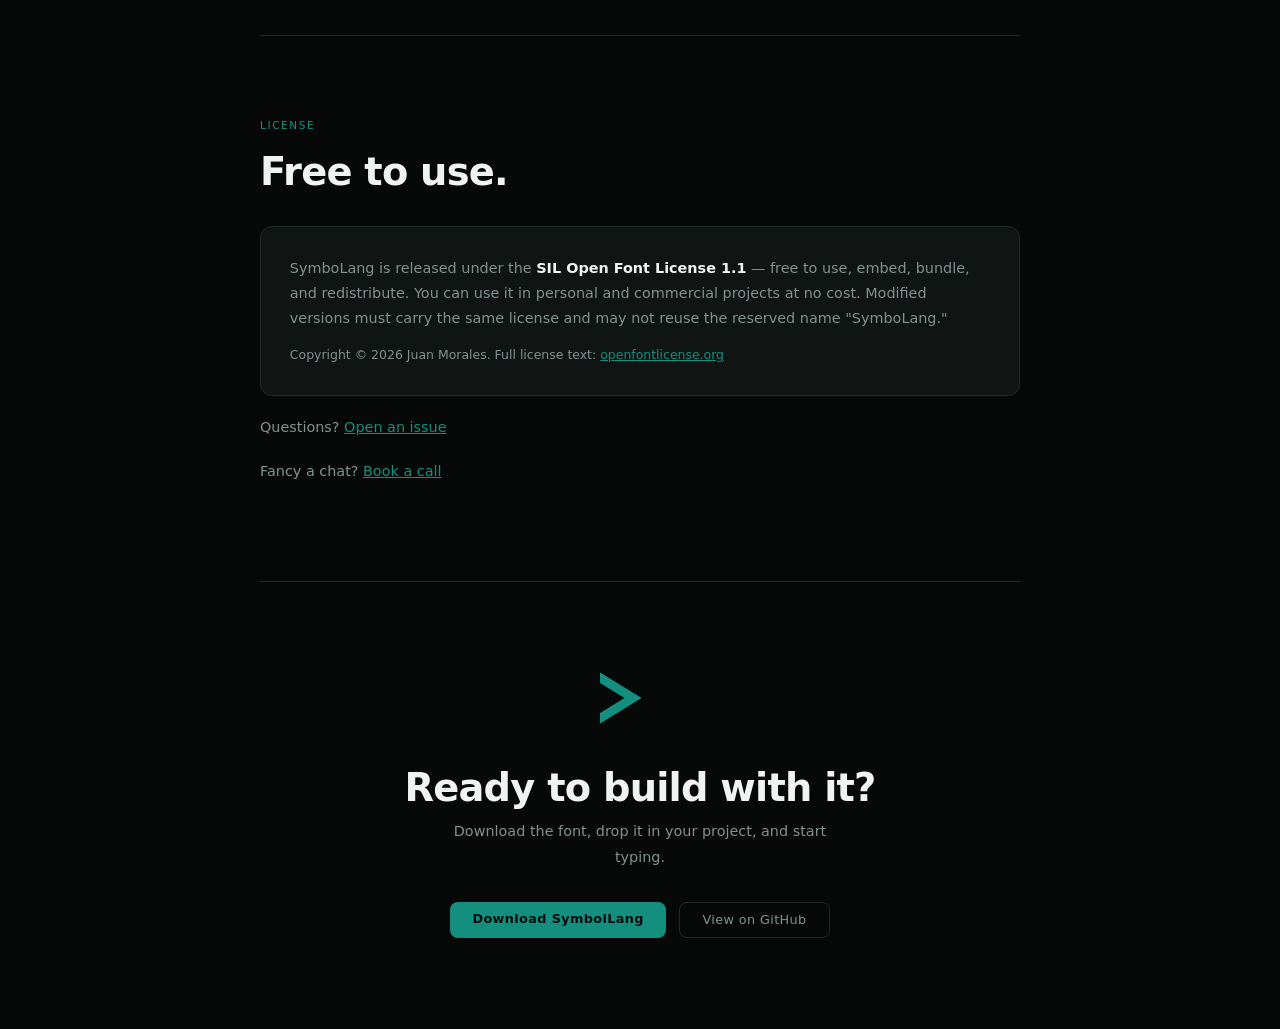
<file: public/about.html>
<!DOCTYPE html>
<html lang="en" data-theme="dark">

<head>
  <meta charset="utf-8">
  <title>SymbolLang · About</title>
  <link rel="stylesheet" href="css/shared.css">
  <style>
    body {
      margin: 0;
      display: flex;
      flex-direction: column;
      align-items: center;
    }

    /* ---- shared layout ---- */
    .page-section {
      width: min(760px, 92vw);
      padding: 5rem 0;
      border-bottom: 1px solid var(--color-border);
    }

    .page-section:last-of-type {
      border-bottom: none;
    }

    .eyebrow {
      font-size: 0.65rem;
      letter-spacing: 0.16em;
      text-transform: uppercase;
      color: var(--color-accent);
      margin: 0 0 1rem;
    }

    h2 {
      font-size: clamp(1.5rem, 4vw, 2.4rem);
      font-weight: 700;
      line-height: 1.15;
      letter-spacing: -0.02em;
      margin: 0 0 1.4rem;
      color: var(--color-ink);
    }

    h3 {
      font-size: 0.9rem;
      font-weight: 600;
      letter-spacing: 0.02em;
      margin: 2rem 0 0.5rem;
      color: var(--color-ink);
    }

    p {
      font-size: 0.9rem;
      line-height: 1.75;
      color: var(--color-dim);
      margin: 0 0 1rem;
    }

    p strong {
      color: var(--color-ink);
      font-weight: 600;
    }

    em {
      color: var(--color-accent2);
      font-style: italic;
    }

    /* ---- hero ---- */
    .hero {
      width: 100%;
      min-height: 80vh;
      display: flex;
      flex-direction: column;
      align-items: center;
      justify-content: center;
      position: relative;
      overflow: hidden;
      padding: 6rem 1.5rem 4rem;
      text-align: center;
    }

    .hero-bg {
      position: absolute;
      inset: 0;
      display: flex;
      align-items: center;
      justify-content: center;
      pointer-events: none;
      overflow: hidden;
    }

    .hero-bg-glyph {
      font-size: clamp(400px, 65vw, 720px);
      color: var(--color-accent);
      opacity: 0.04;
      line-height: 1;
      transform: translateY(10%);
    }

    .hero-content {
      position: relative;
      z-index: 1;
      max-width: 600px;
    }

    .hero-mark {
      display: flex;
      flex-direction: column;
      align-items: center;
      gap: 0;
      margin-bottom: 2.5rem;
    }

    .hero-mark .bridge {
      font-size: clamp(90px, 18vw, 160px);
      color: var(--color-dimmer);
      line-height: 0.18;
      transform: translateX(0.06em);
    }

    .hero-mark .hexes {
      display: flex;
      gap: clamp(1rem, 4vw, 2.2rem);
      margin-top: -0.18em;
    }

    .hero-mark .hexes .sym {
      font-size: clamp(40px, 8vw, 72px);
      line-height: 1;
    }

    .hero-headline {
      font-size: clamp(1.8rem, 5vw, 3rem);
      font-weight: 700;
      letter-spacing: -0.03em;
      line-height: 1.1;
      color: var(--color-ink);
      margin: 0 0 1rem;
    }

    .hero-sub {
      font-size: clamp(0.85rem, 2vw, 1.05rem);
      color: var(--color-dim);
      line-height: 1.6;
      margin: 0 auto 2rem;
      max-width: 480px;
    }

    .hero-cta {
      display: flex;
      gap: 0.8rem;
      justify-content: center;
      flex-wrap: wrap;
    }

    .btn-primary {
      background: var(--color-accent);
      color: #0b0b0d;
      font-weight: 600;
      font-size: 0.8rem;
      padding: 0.6rem 1.4rem;
      border-radius: 8px;
      text-decoration: none;
      letter-spacing: 0.03em;
      transition: opacity 0.15s;
    }

    .btn-primary:hover {
      opacity: 0.85;
    }

    .btn-secondary {
      border: 1px solid var(--color-border);
      color: var(--color-dim);
      font-size: 0.8rem;
      padding: 0.6rem 1.4rem;
      border-radius: 8px;
      text-decoration: none;
      letter-spacing: 0.03em;
      transition: border-color 0.15s, color 0.15s;
    }

    .btn-secondary:hover {
      border-color: var(--color-accent);
      color: var(--color-ink);
    }

    /* ---- alphabet grid ---- */
    .alphabet-grid {
      display: grid;
      grid-template-columns: repeat(auto-fill, minmax(88px, 1fr));
      gap: 0.8rem;
      margin-top: 2rem;
    }

    .alpha-cell {
      display: flex;
      flex-direction: column;
      align-items: center;
      gap: 0.5rem;
      padding: 1rem 0.5rem;
      border: 1px solid var(--color-border);
      border-radius: 10px;
      background: var(--color-panel);
    }

    .alpha-cell .sym {
      font-size: 52px;
      color: var(--color-glyph);
    }

    .alpha-cell .alpha-key {
      font-size: 0.6rem;
      font-family: ui-monospace, monospace;
      color: var(--color-accent);
      letter-spacing: 0.08em;
    }

    .alpha-cell .alpha-name {
      font-size: 0.55rem;
      color: var(--color-dim);
      text-align: center;
      letter-spacing: 0.04em;
    }

    /* ---- axes demo ---- */
    .axes-grid {
      display: grid;
      grid-template-columns: 1fr 1fr;
      gap: 1rem;
      margin-top: 2rem;
    }

    .axis-panel {
      border: 1px solid var(--color-border);
      border-radius: 12px;
      background: var(--color-panel);
      padding: 1.4rem 1rem;
      display: flex;
      flex-direction: column;
      align-items: center;
      gap: 1rem;
    }

    .axis-label {
      font-size: 0.6rem;
      letter-spacing: 0.1em;
      text-transform: uppercase;
      color: var(--color-dim);
    }

    .axis-tag {
      font-size: 0.55rem;
      font-family: ui-monospace, monospace;
      color: var(--color-accent);
      letter-spacing: 0.06em;
    }

    .axis-strip {
      display: flex;
      align-items: center;
      gap: 0;
      justify-content: center;
    }

    .axis-strip .sym {
      color: var(--color-glyph);
      line-height: 1;
    }

    .axis-question {
      font-size: 0.7rem;
      font-style: italic;
      color: var(--color-accent2);
      text-align: center;
    }

    .axis-desc {
      font-size: 0.6rem;
      color: var(--color-dim);
      text-align: center;
      line-height: 1.5;
      max-width: 200px;
    }

    /* ---- composition row ---- */
    .comp-row {
      display: flex;
      gap: 1rem;
      flex-wrap: wrap;
      margin-top: 2rem;
      justify-content: center;
    }

    .comp-tile {
      display: flex;
      flex-direction: column;
      align-items: center;
      gap: 0.6rem;
      padding: 1.4rem 1.2rem;
      border: 1px solid var(--color-border);
      border-radius: 12px;
      background: var(--color-panel);
      min-width: 160px;
      flex: 1;
    }

    .comp-tile-mark {
      display: flex;
      flex-direction: column;
      align-items: center;
      gap: 0;
      position: relative;
    }

    .comp-tile-name {
      font-size: 0.7rem;
      font-weight: 600;
      letter-spacing: 0.04em;
    }

    .comp-tile-formula {
      font-size: 0.55rem;
      font-family: ui-monospace, monospace;
      color: var(--color-accent);
      letter-spacing: 0.08em;
    }

    .comp-tile-desc {
      font-size: 0.55rem;
      color: var(--color-dim);
      text-align: center;
      line-height: 1.4;
      max-width: 160px;
    }

    /* ---- code block ---- */
    .code-block {
      background: var(--color-panel);
      border: 1px solid var(--color-border);
      border-radius: 10px;
      padding: 1.4rem 1.6rem;
      font-family: ui-monospace, "SF Mono", monospace;
      font-size: 0.75rem;
      line-height: 1.8;
      color: var(--color-dim);
      margin-top: 1.5rem;
      overflow-x: auto;
    }

    .code-block .tok-prop {
      color: var(--color-accent);
    }

    .code-block .tok-val {
      color: var(--color-accent2);
    }

    .code-block .tok-sel {
      color: var(--color-ink);
    }

    .code-block .tok-com {
      color: #555;
      font-style: italic;
    }

    /* ---- compat pills ---- */
    .compat-row {
      display: flex;
      gap: 0.6rem;
      flex-wrap: wrap;
      margin-top: 1.5rem;
    }

    .compat-pill {
      font-size: 0.65rem;
      font-weight: 600;
      letter-spacing: 0.04em;
      padding: 0.3rem 0.8rem;
      border-radius: 20px;
      border: 1px solid var(--color-border);
      color: var(--color-dim);
      background: var(--color-panel);
    }

    /* ---- spec table ---- */
    .spec-table {
      width: 100%;
      border-collapse: collapse;
      margin-top: 1.5rem;
      font-size: 0.78rem;
    }

    .spec-table th {
      text-align: left;
      font-size: 0.6rem;
      letter-spacing: 0.1em;
      text-transform: uppercase;
      color: var(--color-dim);
      padding: 0.5rem 0.8rem;
      border-bottom: 1px solid var(--color-border);
    }

    .spec-table td {
      padding: 0.7rem 0.8rem;
      border-bottom: 1px solid var(--color-border);
      color: var(--color-dim);
      vertical-align: top;
    }

    .spec-table td:first-child {
      color: var(--color-ink);
      font-weight: 600;
      font-family: ui-monospace, monospace;
      font-size: 0.72rem;
      white-space: nowrap;
    }

    .spec-table tr:last-child td {
      border-bottom: none;
    }

    /* ---- license box ---- */
    .license-box {
      border: 1px solid var(--color-border);
      border-radius: 12px;
      padding: 1.8rem;
      background: var(--color-panel);
      margin-top: 2rem;
    }

    .license-box p {
      margin: 0;
    }

    @media (max-width: 600px) {
      .axes-grid {
        grid-template-columns: 1fr;
      }

      .comp-row {
        flex-direction: column;
      }
    }
  </style>
  <script src="js/shared.js"></script>
  <script src="js/palette.js"></script>
</head>

<body>

  <nav class="site-nav">
    <div class="nav-left">
      <a href="index.html" class="nav-brand">SymbolLang</a>
      <a href="index.html">Home</a>
      <a href="about.html" class="active">About</a>
      <a href="sample_catalog.html">Characters</a>
      <a href="sample_brand_vocab.html">Compositions</a>
      <a href="sample_packaging.html">Packaging</a>
      <a href="playground.html">Playground</a>
    </div>
    <div class="nav-right">
      <a href="downloads.html" class="nav-download">Download</a>
      <a href="https://github.com/juanantoniofm/SymboLang.git" target="_blank" rel="noopener" class="nav-github"
        aria-label="GitHub"><img class="icon-dark" src="icons/GitHub_Invertocat_White.svg" alt="GitHub"><img
          class="icon-light" src="icons/GitHub_Invertocat_Black.svg" alt="GitHub"></a>
      <button id="theme-toggle" aria-label="Toggle theme">◐</button>
    </div>
  </nav>

  <!-- ============================================================
       HERO — The answer first
  ============================================================ -->
  <section class="hero">
    <div class="hero-bg">
      <span class="sym hero-bg-glyph" style="font-variation-settings:'wght' 200,'MORF' 100;">H</span>
    </div>
    <div class="hero-content">
      <div class="hero-mark">
        <span class="sym bridge hero-mark"
          style="font-size:clamp(90px,18vw,160px); color:var(--color-dimmer); line-height:0.18; transform:translateX(0.06em);">A</span>
        <div style="display:flex; gap:clamp(1rem,4vw,2.2rem); margin-top:-0.18em;">
          <span class="sym"
            style="font-size:clamp(40px,8vw,72px); font-variation-settings:'wght' 800,'MORF' 900; color:var(--color-glyph); line-height:1;">H</span>
          <span class="sym"
            style="font-size:clamp(40px,8vw,72px); font-variation-settings:'wght' 200,'MORF' 100; color:var(--color-accent); line-height:1;">H</span>
        </div>
      </div>
      <h1 class="hero-headline">A generative design system,<br>shipped as a font.</h1>
      <p class="hero-sub">Type a letter, get a glyph. Move a slider, change its state. Build logos, diagrams, and
        identity systems — in Figma, Illustrator, or CSS — without leaving your keyboard.</p>
      <div class="hero-cta">
        <a href="downloads.html" class="btn-primary">Download free</a>
        <a href="sample_brand_vocab.html" class="btn-secondary">See compositions</a>
      </div>
    </div>
  </section>

  <!-- ============================================================
       PITCH — Why it exists
  ============================================================ -->
  <section class="page-section">
    <p class="eyebrow">The idea</p>
    <h2>Infrastructure has no visual language. Now it does.</h2>
    <p>Technical systems — microservices, pipelines, gateways, data flows — are described with diagrams that take hours
      to build and fall out of date the moment the slide is closed. <strong>SymbolLang is a different bet:</strong>
      encode the vocabulary as a font, so every tool that renders text can render the diagram.</p>
    <p>The result is a 13-glyph alphabet where each letter maps to a concept — hex for a node, arc for a bridge, dots
      for a stream — and two axes let you tune the energy and form of each symbol continuously, from dormant to
      saturated, from diffuse to unified. One file. Infinite states.</p>
    <p>Use it to build a logo, document an architecture, design a status board, or prototype a brand identity. Anything
      that needs to say "this is a system" in fewer pixels.</p>
  </section>

  <!-- ============================================================
       ALPHABET — Supporting point 1: the vocabulary
  ============================================================ -->
  <section class="page-section">
    <p class="eyebrow">The alphabet</p>
    <h2>13 primitives. Each one a concept.</h2>
    <p>Choose glyphs by what they <em>mean</em>, not how they look. Stack them to form sentences. The letters are the
      API; the font renders the result.</p>

    <div class="alphabet-grid">
      <div class="alpha-cell">
        <span class="sym" style="font-variation-settings:'wght' 500,'MORF' 600;">H</span>
        <span class="alpha-key">H</span>
        <span class="alpha-name">Hex / Node<br>Entity · Hub</span>
      </div>
      <div class="alpha-cell">
        <span class="sym" style="font-variation-settings:'wght' 500,'MORF' 500;">D</span>
        <span class="alpha-key">D</span>
        <span class="alpha-name">Dots / Stream<br>Events · Messages</span>
      </div>
      <div class="alpha-cell">
        <span class="sym" style="font-variation-settings:'wght' 500,'MORF' 600;">A</span>
        <span class="alpha-key">A</span>
        <span class="alpha-name">Arc / Bridge<br>Connection · Span</span>
      </div>
      <div class="alpha-cell">
        <span class="sym" style="font-variation-settings:'wght' 500,'MORF' 500;">C</span>
        <span class="alpha-key">C</span>
        <span class="alpha-name">Chevron<br>Throughput · Progress</span>
      </div>
      <div class="alpha-cell">
        <span class="sym" style="font-variation-settings:'wght' 500,'MORF' 600;">Q</span>
        <span class="alpha-key">Q</span>
        <span class="alpha-name">Quad<br>Container · Region</span>
      </div>
      <div class="alpha-cell">
        <span class="sym" style="font-variation-settings:'wght' 500,'MORF' 500;">G</span>
        <span class="alpha-key">G</span>
        <span class="alpha-name">Grid<br>Lattice · Cluster</span>
      </div>
      <div class="alpha-cell">
        <span class="sym" style="font-variation-settings:'wght' 500,'MORF' 400;">M</span>
        <span class="alpha-key">M</span>
        <span class="alpha-name">Metrics<br>Load · Histogram</span>
      </div>
      <div class="alpha-cell">
        <span class="sym" style="font-variation-settings:'wght' 500,'MORF' 600;">R</span>
        <span class="alpha-key">R</span>
        <span class="alpha-name">Relay<br>Handoff · Converge</span>
      </div>
      <div class="alpha-cell">
        <span class="sym" style="font-variation-settings:'wght' 500,'MORF' 500;">B</span>
        <span class="alpha-key">B</span>
        <span class="alpha-name">Bowtie<br>Gate · Valve</span>
      </div>
      <div class="alpha-cell">
        <span class="sym" style="font-variation-settings:'wght' 500,'MORF' 500;">E</span>
        <span class="alpha-key">E W</span>
        <span class="alpha-name">Direction<br>Flow · Vector</span>
      </div>
      <div class="alpha-cell">
        <span class="sym" style="font-variation-settings:'wght' 500,'MORF' 500;">N</span>
        <span class="alpha-key">N S</span>
        <span class="alpha-name">Direction<br>Flow · Vector</span>
      </div>
    </div>
  </section>

  <!-- ============================================================
       AXES — Supporting point 2: the expressive range
  ============================================================ -->
  <section class="page-section">
    <p class="eyebrow">Two axes</p>
    <h2>Every symbol has a range. Two sliders control it.</h2>
    <p>Both axes run from 100 to 900. In Figma and Adobe tools they appear as <strong>Phase</strong> and
      <strong>Form</strong>. In CSS they're <code
        style="font-family:ui-monospace,monospace;color:var(--color-accent);">wght</code> and <code
        style="font-family:ui-monospace,monospace;color:var(--color-accent);">MORF</code>. Move them independently, or
      lock them together for a unified feel.
    </p>

    <div class="axes-grid">
      <div class="axis-panel">
        <div class="axis-label">Phase</div>
        <div class="axis-tag">wght · 100 → 900</div>
        <div class="axis-strip">
          <span class="sym"
            style="font-size:38px; font-variation-settings:'wght' 100,'MORF' 500; opacity:0.35;">H</span>
          <span class="sym" style="font-size:44px; font-variation-settings:'wght' 300,'MORF' 500; opacity:0.5;">H</span>
          <span class="sym" style="font-size:50px; font-variation-settings:'wght' 500,'MORF' 500; opacity:0.7;">H</span>
          <span class="sym"
            style="font-size:56px; font-variation-settings:'wght' 700,'MORF' 500; opacity:0.85;">H</span>
          <span class="sym"
            style="font-size:62px; font-variation-settings:'wght' 900,'MORF' 500; color:var(--color-accent);">H</span>
        </div>
        <div class="axis-question">"How loud?"</div>
        <div class="axis-desc">State intensity. Low = dormant, idle. High = active, saturated, full.</div>
      </div>
      <div class="axis-panel">
        <div class="axis-label">Form</div>
        <div class="axis-tag">MORF · 100 → 900</div>
        <div class="axis-strip">
          <span class="sym"
            style="font-size:38px; font-variation-settings:'wght' 500,'MORF' 100; opacity:0.35;">H</span>
          <span class="sym" style="font-size:44px; font-variation-settings:'wght' 500,'MORF' 300; opacity:0.5;">H</span>
          <span class="sym" style="font-size:50px; font-variation-settings:'wght' 500,'MORF' 500; opacity:0.7;">H</span>
          <span class="sym"
            style="font-size:56px; font-variation-settings:'wght' 500,'MORF' 700; opacity:0.85;">H</span>
          <span class="sym"
            style="font-size:62px; font-variation-settings:'wght' 500,'MORF' 900; color:var(--color-accent);">H</span>
        </div>
        <div class="axis-question">"What shape is the story?"</div>
        <div class="axis-desc">Structural mode. Low = diffuse, granular. High = unified, singular, crisp.</div>
      </div>
    </div>

    <p style="margin-top:1.4rem;">The mental model: <strong>Phase = energy, Form = focus.</strong> A dormant distributed
      system is low Phase, low Form. An alert, unified state is high on both. Pick a coordinate in design space and
      commit to it across your whole system.</p>
  </section>

  <!-- ============================================================
       COMPOSE — Supporting point 3: making things with it
  ============================================================ -->
  <section class="page-section">
    <p class="eyebrow">Composition</p>
    <h2>Combine glyphs to build marks.</h2>
    <p>Lay two or three glyphs on top of each other — or side by side — and you have a logo, an icon, or a diagram
      element. The font's parametric range means the same composition can feel technical, aggressive, or ambient
      depending only on axis values and color.</p>

    <div class="comp-row">

      <!-- Span -->
      <div class="comp-tile">
        <div class="comp-tile-mark" style="height:80px; width:110px;">
          <span class="sym"
            style="font-size:98px; font-variation-settings:'wght' 500,'MORF' 600; color:var(--color-dimmer); line-height:0.18; transform:translateX(0.06em); display:block;">A</span>
          <div style="display:flex; gap:14px; margin-top:-0.18em;">
            <span class="sym"
              style="font-size:28px; font-variation-settings:'wght' 800,'MORF' 900; color:var(--color-glyph); line-height:1;">H</span>
            <span class="sym"
              style="font-size:28px; font-variation-settings:'wght' 200,'MORF' 100; color:var(--color-accent); line-height:1;">H</span>
          </div>
        </div>
        <div class="comp-tile-name">Span</div>
        <div class="comp-tile-formula">A · H · H</div>
        <div class="comp-tile-desc">Arc bridges two nodes. The proxy doing the work between client and database.</div>
      </div>

      <!-- Stream -->
      <div class="comp-tile">
        <div class="comp-tile-mark" style="height:70px; width:120px; position:relative;">
          <span class="sym"
            style="font-size:68px; font-variation-settings:'wght' 100,'MORF' 900; color:var(--color-glyph); position:absolute; left:42%; top:50%; transform:translate(-50%,-45%); display:block; line-height:1;">H</span>
          <span class="sym"
            style="font-size:82px; font-variation-settings:'wght' 700,'MORF' 500; color:var(--color-accent); position:absolute; left:42%; top:50%; transform:translate(-50%,-45%); display:block; line-height:1;">D</span>
        </div>
        <div class="comp-tile-name">Stream</div>
        <div class="comp-tile-formula">D · H</div>
        <div class="comp-tile-desc">Dots thread through an outlined hex. Traffic flowing through a transparent gateway.
        </div>
      </div>

      <!-- Intercept -->
      <div class="comp-tile">
        <div class="comp-tile-mark" style="height:70px; width:110px; position:relative;">
          <span class="sym"
            style="font-size:99px; font-variation-settings:'wght' 350,'MORF' 900; color:var(--color-accent); position:absolute; left:48%; top:50%; transform:translate(-50%,-45%); display:block; line-height:1;">D</span>
          <span class="sym"
            style="font-size:84px; font-variation-settings:'wght' 500,'MORF' 700; color:var(--color-glyph); position:absolute; left:50%; top:50%; transform:translate(-50%,-45%); display:block; line-height:1;">R</span>
        </div>
        <div class="comp-tile-name">Intercept</div>
        <div class="comp-tile-formula">R · D</div>
        <div class="comp-tile-desc">Relay converges on a stream. Nothing passes through untouched.</div>
      </div>

    </div>

    <p style="margin-top:1.8rem;">These are three of six named compositions. <a href="sample_b.html"
        style="color:var(--color-accent); text-decoration:none;">See the full vocabulary →</a></p>
  </section>

  <!-- ============================================================
       COMPATIBILITY — Supporting point 4: works everywhere
  ============================================================ -->
  <section class="page-section">
    <p class="eyebrow">Compatibility</p>
    <h2>Works in every tool you already use.</h2>
    <p>SymbolLang is a standard <strong>OpenType variable font</strong> (.ttf). If your tool supports variable fonts —
      and all modern ones do — it works out of the box. No plugins, no setup.</p>

    <div class="compat-row">
      <span class="compat-pill">Figma</span>
      <span class="compat-pill">Adobe Illustrator</span>
      <span class="compat-pill">Adobe InDesign</span>
      <span class="compat-pill">CSS / Web</span>
      <span class="compat-pill">macOS Font Book</span>
      <span class="compat-pill">Sketch</span>
      <span class="compat-pill">Framer</span>
      <span class="compat-pill">Any modern browser</span>
    </div>

    <h3>In Figma or Adobe</h3>
    <p>Add the font to your library. Select a text frame, type a letter (<code
        style="font-family:ui-monospace,monospace;color:var(--color-accent);">H</code>, <code
        style="font-family:ui-monospace,monospace;color:var(--color-accent);">D</code>, <code
        style="font-family:ui-monospace,monospace;color:var(--color-accent);">A</code>…), then open the variable font
      panel. The sliders appear labeled <strong>Phase</strong> and <strong>Form</strong>. Drag them. Scale freely — it's
      pure vector.</p>

    <h3>In CSS</h3>
    <div class="code-block">
      <span class="tok-com">/* Load once */</span>
      <span class="tok-sel">@font-face</span> {
      <span class="tok-prop">font-family</span>: <span class="tok-val">'SymbolLang'</span>;
      <span class="tok-prop">src</span>: <span class="tok-val">url('fonts/SymbolLang.ttf')
        format('truetype-variations')</span>;
      }

      <span class="tok-com">/* Use anywhere */</span>
      <span class="tok-sel">.mark</span> {
      <span class="tok-prop">font-family</span>: <span class="tok-val">'SymbolLang'</span>;
      <span class="tok-prop">font-size</span>: <span class="tok-val">120px</span>;
      <span class="tok-prop">font-variation-settings</span>: <span class="tok-val">'wght' 700, 'MORF' 600</span>;
      }

      <span class="tok-com">/* Type 'H' → hex node. Type 'D' → dot stream. */</span>
    </div>
  </section>

  <!-- ============================================================
       TECHNICAL — For the curious
  ============================================================ -->
  <section class="page-section">
    <p class="eyebrow">Technical spec</p>
    <h2>One small file. A lot inside it.</h2>
    <p>The font is built from a 3×3 master grid — 9 masters across Phase and Form extremes — and compiled with <a
        href="https://github.com/fonttools/fonttools" target="_blank" rel="noopener"
        style="color:var(--color-accent);text-decoration:none;">fonttools</a>. The build script is open: reproduce the
      font from scratch with one Python command.</p>

    <table class="spec-table">
      <thead>
        <tr>
          <th>Property</th>
          <th>Value</th>
        </tr>
      </thead>
      <tbody>
        <tr>
          <td>Format</td>
          <td>OpenType variable font (.ttf), TrueType outlines</td>
        </tr>
        <tr>
          <td>Glyphs</td>
          <td>13 primitives mapped to ASCII letters (both cases)</td>
        </tr>
        <tr>
          <td>Axis 1</td>
          <td><code style="font-family:ui-monospace,monospace;color:var(--color-accent);">wght</code> — Phase — 100–900
            — State intensity (dormant → saturated)</td>
        </tr>
        <tr>
          <td>Axis 2</td>
          <td><code style="font-family:ui-monospace,monospace;color:var(--color-accent);">MORF</code> — Form — 100–900 —
            Structural mode (diffuse → unified)</td>
        </tr>
        <tr>
          <td>Masters</td>
          <td>9 (3×3 grid across both axes)</td>
        </tr>
        <tr>
          <td>Named instances</td>
          <td>5 along Phase at Form=500 (Min / Low / Mid / High / Max)</td>
        </tr>
        <tr>
          <td>File size</td>
          <td>~5 KB</td>
        </tr>
        <tr>
          <td>Build</td>
          <td>Python + fonttools — <code
              style="font-family:ui-monospace,monospace;color:var(--color-accent);">python build_symbolang.py</code>
          </td>
        </tr>
        <tr>
          <td>Version</td>
          <td>v6 (current) — STAT table, GPOS kerning</td>
        </tr>
      </tbody>
    </table>
  </section>

  <!-- ============================================================
       LICENSE
  ============================================================ -->
  <section class="page-section">
    <p class="eyebrow">License</p>
    <h2>Free to use.</h2>
    <div class="license-box">
      <p>SymboLang is released under the <strong>SIL Open Font License 1.1</strong> — free to use, embed, bundle, and
        redistribute. You can use it in personal and commercial projects at no cost. Modified versions must carry the
        same license and may not reuse the reserved name "SymboLang."</p>
      <p style="margin-top:0.8rem; font-size:0.78rem; color:var(--color-dim);">Copyright © 2026 Juan Morales. Full
        license text: <a href="https://openfontlicense.org" target="_blank" rel="noopener"
          style="color:var(--color-accent);">openfontlicense.org</a></p>
    </div>
    <p style="margin-top:1.2rem;">Questions? <a href="https://github.com/juanantoniofm/SymboLang/issues"
        style="color:var(--color-accent);">Open an issue</a></p>
    <p style="margin-top:1.2rem;">Fancy a chat? <a href="https://cal.com/juanantoniofm"
        style="color:var(--color-accent);">Book a call</a></p>
  </section>

  <!-- ============================================================
       FOOTER CTA
  ============================================================ -->
  <section class="page-section" style="text-align:center; border-bottom:none; padding-bottom:6rem;">
    <span class="sym"
      style="font-size:80px; font-variation-settings:'wght' 800,'MORF' 900; color:var(--color-accent); display:block; margin-bottom:1.5rem;">C</span>
    <h2 style="margin-bottom:0.6rem;">Ready to build with it?</h2>
    <p style="max-width:400px; margin:0 auto 2rem;">Download the font, drop it in your project, and start typing.</p>
    <div class="hero-cta">
      <a href="downloads.html" class="btn-primary">Download SymbolLang</a>
      <a href="https://github.com/juanantoniofm/SymboLang.git" target="_blank" rel="noopener" class="btn-secondary">View
        on GitHub</a>
    </div>
  </section>

</body>

</html>
</file>
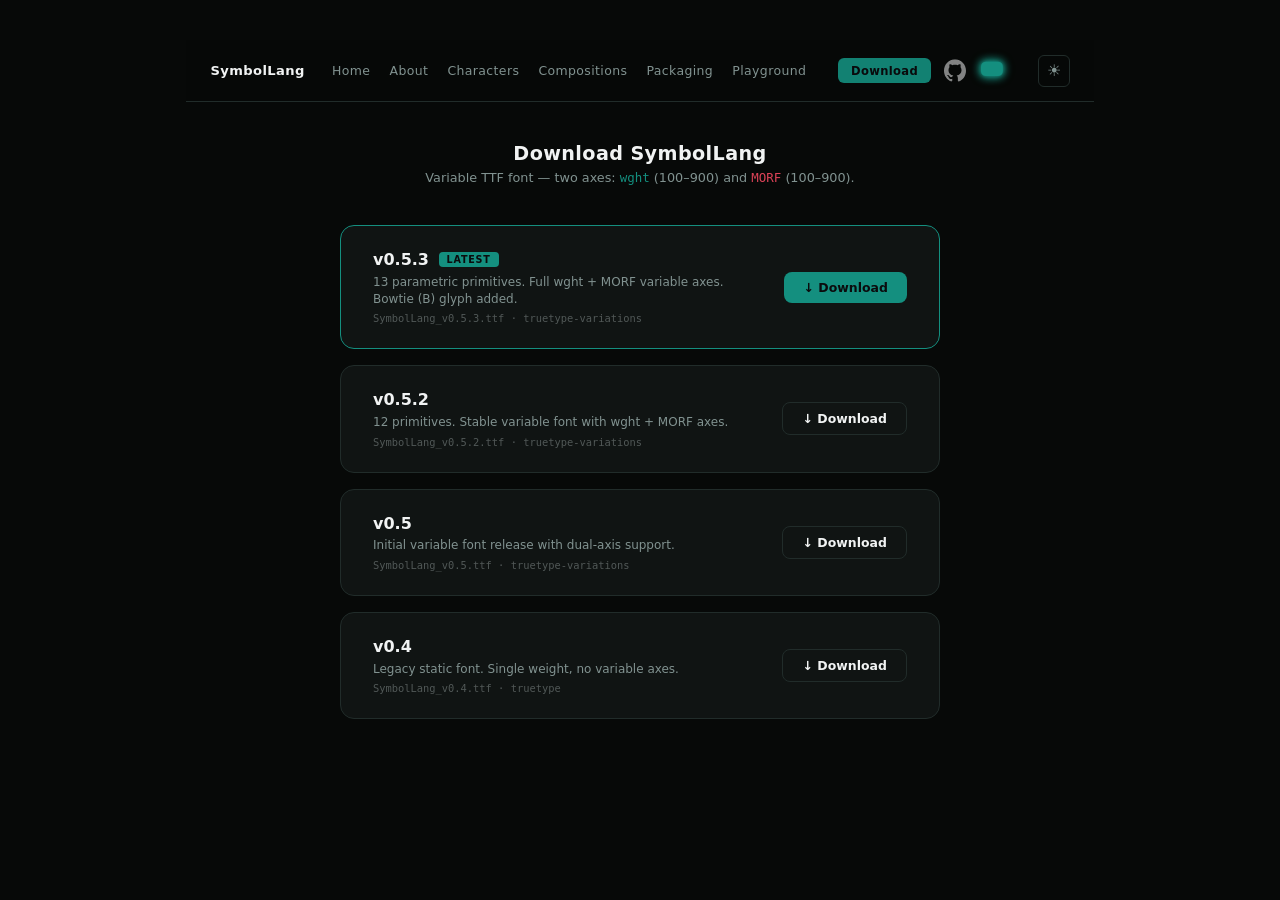
<file: public/downloads.html>
<!doctype html>
<html lang="en" data-theme="dark">
  <head>
    <meta charset="utf-8" />
    <title>SymbolLang · Downloads</title>
    <link rel="stylesheet" href="css/shared.css" />
    <style>
      body {
        padding: 2.5rem 1.5rem;
        display: flex;
        flex-direction: column;
        align-items: center;
        gap: 2.5rem;
      }

      h1 {
        font-size: 1.2rem;
        font-weight: 600;
        margin: 0;
        letter-spacing: 0.02em;
      }

      .subtitle {
        font-size: 0.8rem;
        color: var(--color-dim);
        margin: 0.3rem 0 0;
      }

      .versions {
        display: flex;
        flex-direction: column;
        gap: 1rem;
        width: min(600px, 92vw);
      }

      .version-card {
        background: var(--color-panel);
        border: 1px solid var(--color-border);
        border-radius: 14px;
        padding: 1.5rem 2rem;
        display: flex;
        align-items: center;
        justify-content: space-between;
        gap: 1.5rem;
      }

      .version-card.latest {
        border-color: var(--color-accent);
      }

      .version-info {
        display: flex;
        flex-direction: column;
        gap: 0.3rem;
      }

      .version-name {
        font-weight: 600;
        font-size: 1rem;
        display: flex;
        align-items: center;
        gap: 0.6rem;
      }

      .badge-latest {
        font-size: 0.6rem;
        font-weight: 600;
        text-transform: uppercase;
        letter-spacing: 0.08em;
        background: var(--color-accent);
        color: #0b0b0d;
        padding: 0.15rem 0.5rem;
        border-radius: 4px;
      }

      .version-desc {
        font-size: 0.75rem;
        color: var(--color-dim);
        line-height: 1.4;
      }

      .version-meta {
        font-size: 0.65rem;
        color: var(--color-dimmer);
        font-family: ui-monospace, monospace;
      }

      .dl-btn {
        flex-shrink: 0;
        display: inline-flex;
        align-items: center;
        gap: 0.4rem;
        background: var(--color-accent);
        color: #0b0b0d;
        font-weight: 600;
        font-size: 0.78rem;
        padding: 0.5rem 1.2rem;
        border-radius: 8px;
        text-decoration: none;
        transition: opacity 0.15s;
      }

      .dl-btn:hover {
        opacity: 0.85;
      }

      .dl-btn-secondary {
        background: transparent;
        border: 1px solid var(--color-border);
        color: var(--color-ink);
      }

      .dl-btn-secondary:hover {
        border-color: var(--color-accent);
      }
    </style>
    <script src="js/shared.js"></script>
    <script src="js/palette.js"></script>
  </head>

  <body>
    <nav class="site-nav">
      <div class="nav-left">
        <a href="index.html" class="nav-brand">SymbolLang</a>
        <a href="index.html">Home</a>
        <a href="about.html">About</a>
        <a href="sample_catalog.html">Characters</a>
        <a href="sample_brand_vocab.html">Compositions</a>
        <a href="sample_packaging.html">Packaging</a>
        <a href="playground.html">Playground</a>
      </div>
      <div class="nav-right">
        <a href="downloads.html" class="nav-download active">Download</a>
        <a
          href="https://github.com/juanantoniofm/SymboLang.git"
          target="_blank"
          rel="noopener"
          class="nav-github"
          aria-label="GitHub"
          ><img
            class="icon-dark"
            src="icons/GitHub_Invertocat_White.svg"
            alt="GitHub" /><img
            class="icon-light"
            src="icons/GitHub_Invertocat_Black.svg"
            alt="GitHub"
        /></a>
        <button id="theme-toggle" aria-label="Toggle theme">◐</button>
      </div>
    </nav>

    <header style="text-align: center">
      <h1>Download SymbolLang</h1>
      <p class="subtitle">
        Variable TTF font — two axes:
        <code
          style="
            color: var(--color-accent);
            font-family: ui-monospace, monospace;
            font-size: 0.78rem;
          "
          >wght</code
        >
        (100–900) and
        <code
          style="
            color: var(--color-accent2);
            font-family: ui-monospace, monospace;
            font-size: 0.78rem;
          "
          >MORF</code
        >
        (100–900).
      </p>
    </header>

    <div class="versions">
      <div class="version-card latest">
        <div class="version-info">
          <div class="version-name">
            v0.5.3 <span class="badge-latest">Latest</span>
          </div>
          <div class="version-desc">
            13 parametric primitives. Full wght + MORF variable axes. Bowtie (B)
            glyph added.
          </div>
          <div class="version-meta">
            SymbolLang_v0.5.3.ttf · truetype-variations
          </div>
        </div>
        <a href="../fonts/SymbolLang_v0.5.3.ttf" download class="dl-btn"
          >↓ Download</a
        >
      </div>

      <div class="version-card">
        <div class="version-info">
          <div class="version-name">v0.5.2</div>
          <div class="version-desc">
            12 primitives. Stable variable font with wght + MORF axes.
          </div>
          <div class="version-meta">
            SymbolLang_v0.5.2.ttf · truetype-variations
          </div>
        </div>
        <a
          href="../fonts/SymbolLang_v0.5.2.ttf"
          download
          class="dl-btn dl-btn-secondary"
          >↓ Download</a
        >
      </div>

      <div class="version-card">
        <div class="version-info">
          <div class="version-name">v0.5</div>
          <div class="version-desc">
            Initial variable font release with dual-axis support.
          </div>
          <div class="version-meta">
            SymbolLang_v0.5.ttf · truetype-variations
          </div>
        </div>
        <a
          href="../fonts/SymbolLang_v0.5.ttf"
          download
          class="dl-btn dl-btn-secondary"
          >↓ Download</a
        >
      </div>

      <div class="version-card">
        <div class="version-info">
          <div class="version-name">v0.4</div>
          <div class="version-desc">
            Legacy static font. Single weight, no variable axes.
          </div>
          <div class="version-meta">SymbolLang_v0.4.ttf · truetype</div>
        </div>
        <a
          href="../fonts/SymbolLang_v0.4.ttf"
          download
          class="dl-btn dl-btn-secondary"
          >↓ Download</a
        >
      </div>
    </div>
  </body>
</html>
</file>
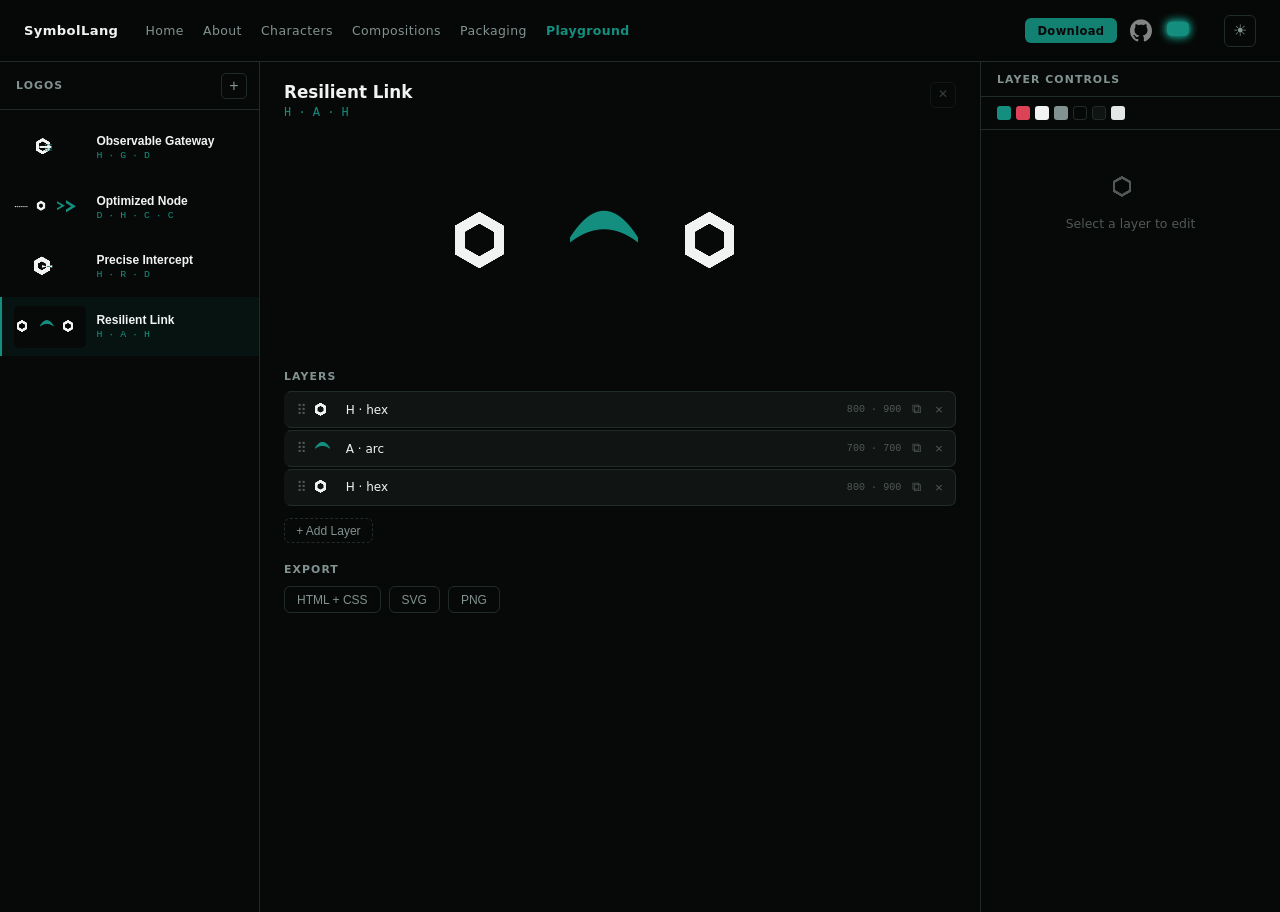
<file: public/playground.html>
<!DOCTYPE html>
<html lang="en" data-theme="dark">

<head>
  <meta charset="utf-8">
  <title>SymbolLang · Logo Playground</title>
  <link rel="stylesheet" href="css/shared.css">
  <link rel="stylesheet" href="css/playground.css">
</head>

<body>

  <nav class="site-nav">
    <div class="nav-left">
      <a href="index.html" class="nav-brand">SymbolLang</a>
      <a href="index.html">Home</a>
      <a href="about.html">About</a>
      <a href="sample_catalog.html">Characters</a>
      <a href="sample_brand_vocab.html">Compositions</a>
      <a href="sample_packaging.html">Packaging</a>
      <a href="playground.html" class="active">Playground</a>
    </div>
    <div class="nav-right">
      <a href="downloads.html" class="nav-download">Download</a>
      <a href="https://github.com/juanantoniofm/SymboLang.git" target="_blank" rel="noopener" class="nav-github"
        aria-label="GitHub"><img class="icon-dark" src="icons/GitHub_Invertocat_White.svg" alt="GitHub"><img
          class="icon-light" src="icons/GitHub_Invertocat_Black.svg" alt="GitHub"></a>
      <button id="theme-toggle" aria-label="Toggle theme">◐</button>
    </div>
  </nav>

  <div class="pg-layout">

    <!-- ── Left: logo list ── -->
    <aside class="logo-list-panel" id="logo-list-panel">
      <div class="list-header">
        <span class="list-header-label">Logos</span>
        <button class="btn-icon" id="btn-new-logo" title="New logo">+</button>
      </div>
      <div class="logo-list" id="logo-list">
        <!-- injected by JS -->
      </div>
    </aside>

    <!-- ── Center: editor ── -->
    <main class="editor-panel" id="editor-panel">

      <div class="editor-empty" id="editor-empty">
        <div class="empty-icon sym" style="font-size:48px;font-variation-settings:'wght' 500,'MORF' 900;color:var(--color-dimmer)">H</div>
        <p>Select a logo or create a new one</p>
      </div>

      <div class="editor-content" id="editor-content">

        <div class="editor-topbar">
          <div class="editor-name-wrap">
            <div class="editor-name" id="editor-name" contenteditable="true" spellcheck="false">—</div>
            <div class="editor-formula" id="editor-formula">—</div>
          </div>
          <button class="btn-icon btn-delete-logo" id="btn-delete-logo" title="Delete logo">✕</button>
        </div>

        <div class="editor-canvas-wrap">
          <div class="card-canvas" id="editor-canvas">
            <!-- layers injected by JS -->
          </div>
        </div>

        <section class="editor-section">
          <div class="section-header">
            <span class="section-label">Layers</span>
          </div>
          <div class="layer-list" id="layer-list">
            <!-- layer rows injected by JS -->
          </div>
          <div class="layer-list-footer">
            <button class="btn-add-layer" id="btn-add-layer">+ Add Layer</button>
            <div class="char-picker" id="char-picker" hidden>
              <!-- char buttons injected by JS -->
            </div>
          </div>
        </section>

        <section class="editor-section editor-export">
          <div class="section-label">Export</div>
          <div class="export-btns">
            <button class="btn-export" id="btn-export-html" title="Copy as standalone HTML+CSS snippet">HTML + CSS</button>
            <button class="btn-export" id="btn-export-svg" title="Download as SVG with embedded font">SVG</button>
            <button class="btn-export" id="btn-export-png" title="Download as PNG (2×)">PNG</button>
          </div>
          <div class="export-feedback" id="export-feedback"></div>
        </section>

      </div>
    </main>

    <!-- ── Right: layer controls ── -->
    <aside class="ctrl-panel" id="ctrl-panel">
      <div class="panel-head">Layer Controls</div>

      <div class="panel-palette">
        <span class="pal-token" style="background:var(--color-accent)"    title="Accent"></span>
        <span class="pal-token" style="background:var(--color-accent2)"   title="Accent 2"></span>
        <span class="pal-token" style="background:var(--color-ink)"       title="Ink"></span>
        <span class="pal-token" style="background:var(--color-dim)"       title="Dim"></span>
        <span class="pal-token" style="background:var(--color-bg);border:1px solid var(--color-border)" title="BG"></span>
        <span class="pal-token" style="background:var(--color-panel);border:1px solid var(--color-border)" title="Panel"></span>
        <span class="pal-token" style="background:var(--color-slide,#ecedf2)" title="Slide"></span>
      </div>

      <div class="panel-hint" id="panel-hint">
        <div class="hint-glyph sym" style="font-variation-settings:'wght' 500,'MORF' 900;color:var(--color-dimmer)">H</div>
        <p>Select a layer to edit</p>
      </div>

      <div class="panel-controls" id="panel-controls">
        <div class="panel-preview-row">
          <div class="panel-preview-box">
            <span class="sym" id="panel-glyph">H</span>
          </div>
          <div class="panel-meta">
            <div class="panel-layer-label" id="panel-layer-label">—</div>
            <div class="panel-logo-name" id="panel-logo-name">—</div>
          </div>
        </div>

        <div class="ctrl-group">
          <div class="ctrl-label">Phase <code class="axis-tag">wght</code></div>
          <div class="ctrl-row">
            <input type="range" id="ctrl-wght" min="100" max="900" step="1" value="500">
            <output id="val-wght">500</output>
          </div>
        </div>

        <div class="ctrl-group">
          <div class="ctrl-label">Form <code class="axis-tag">MORF</code></div>
          <div class="ctrl-row">
            <input type="range" id="ctrl-morf" min="100" max="900" step="1" value="500">
            <output id="val-morf">500</output>
          </div>
        </div>

        <div class="ctrl-group">
          <div class="ctrl-label">Size</div>
          <div class="ctrl-row">
            <input type="range" id="ctrl-size" min="20" max="200" step="2" value="96">
            <output id="val-size">96px</output>
          </div>
        </div>

        <div class="ctrl-group">
          <div class="ctrl-label">Rotation</div>
          <div class="ctrl-row">
            <input type="range" id="ctrl-rotation" min="-180" max="180" step="1" value="0">
            <output id="val-rotation">0°</output>
          </div>
        </div>

        <div class="ctrl-group">
          <div class="ctrl-label">Color</div>
          <div class="color-picker" id="color-picker">
            <button class="color-btn" data-color="ink"><span class="color-swatch ink-swatch"></span>Ink</button>
            <button class="color-btn" data-color="glyph"><span class="color-swatch glyph-swatch"></span>Glyph</button>
            <button class="color-btn" data-color="accent"><span class="color-swatch accent-swatch"></span>Accent</button>
            <button class="color-btn" data-color="accent2"><span class="color-swatch accent2-swatch"></span>Accent 2</button>
            <button class="color-btn" data-color="dim"><span class="color-swatch dim-swatch"></span>Dim</button>
            <button class="color-btn" data-color="dimmer"><span class="color-swatch dimmer-swatch"></span>Dimmer</button>
          </div>
        </div>

        <div class="ctrl-group">
          <div class="ctrl-label">Position</div>
          <div class="pos-row">
            <span class="pos-field">x <output id="val-x">0</output></span>
            <span class="pos-field">y <output id="val-y">0</output></span>
          </div>
        </div>

        <button class="btn-reset-layer" id="btn-reset-layer">Reset Layer</button>
      </div>
    </aside>

  </div>

  <script src="js/shared.js"></script>
  <script src="js/palette.js"></script>
  <script src="js/playground.js"></script>
</body>

</html>
</file>
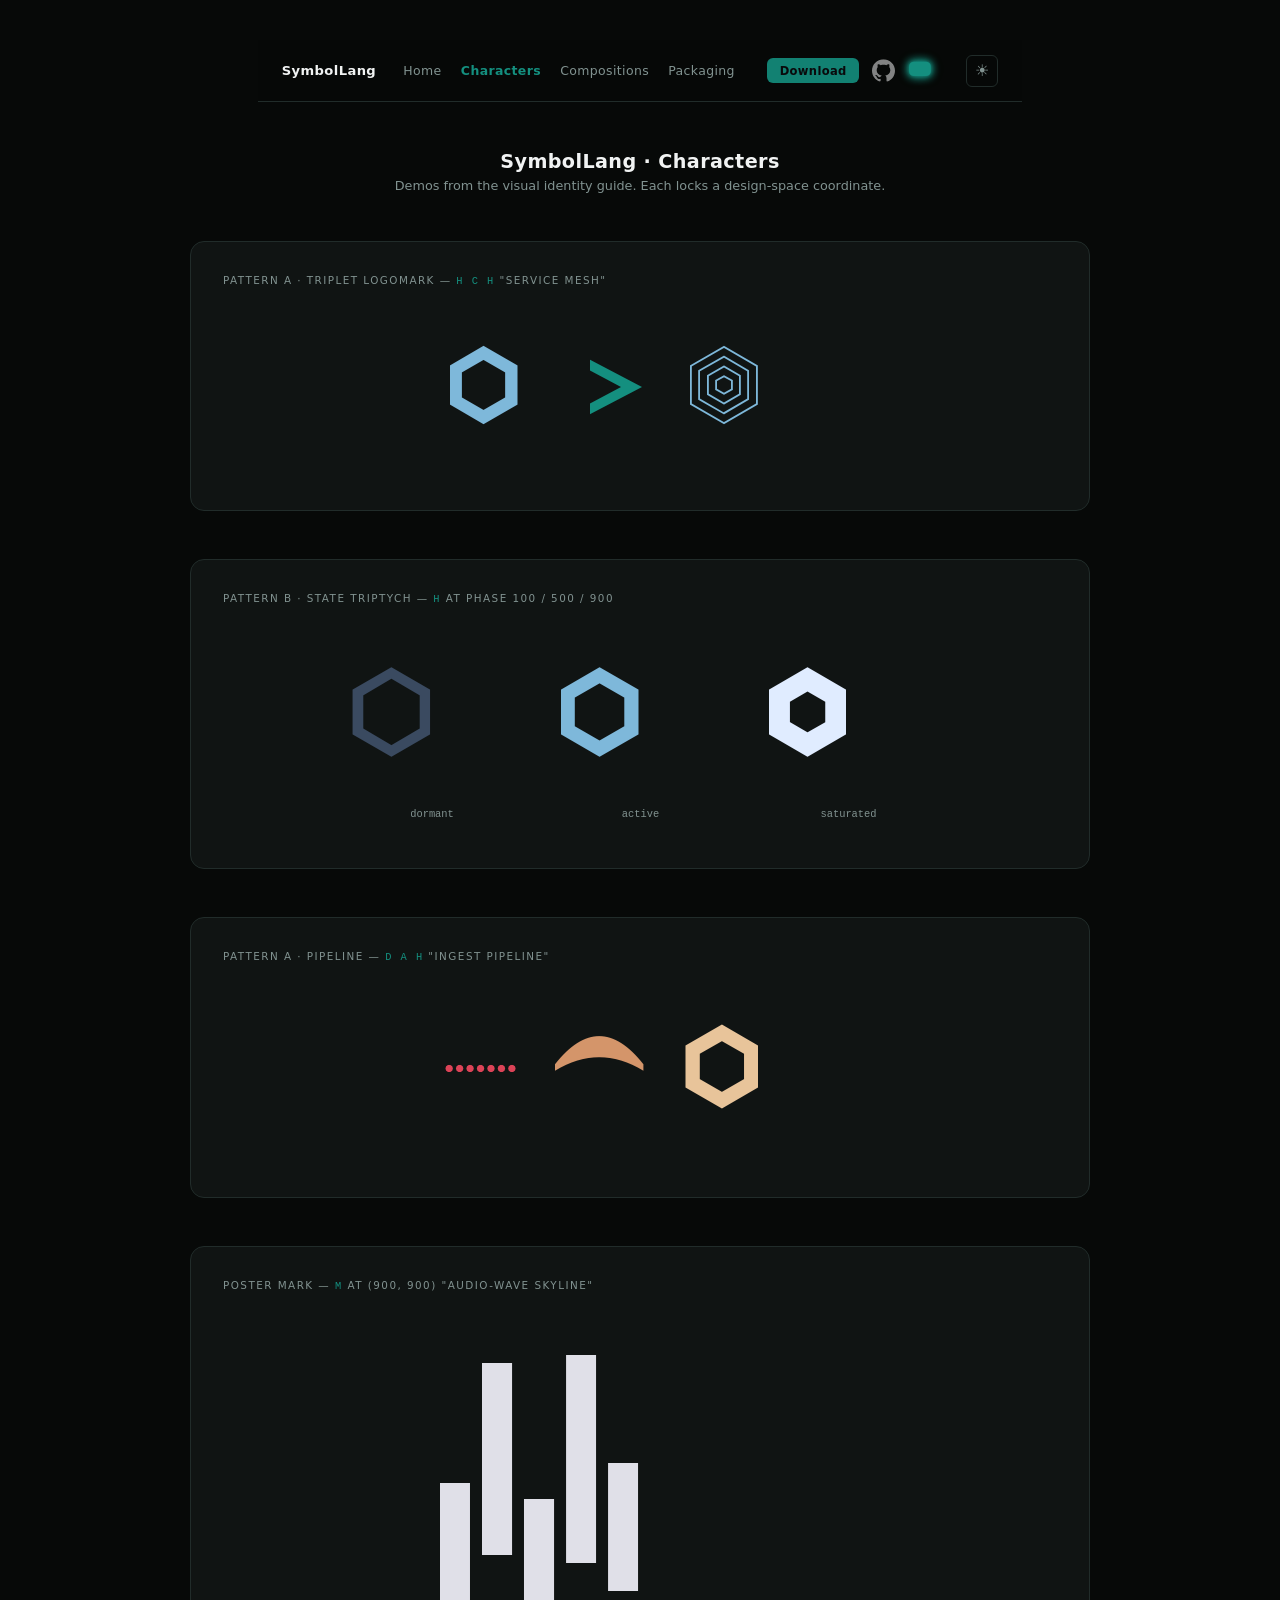
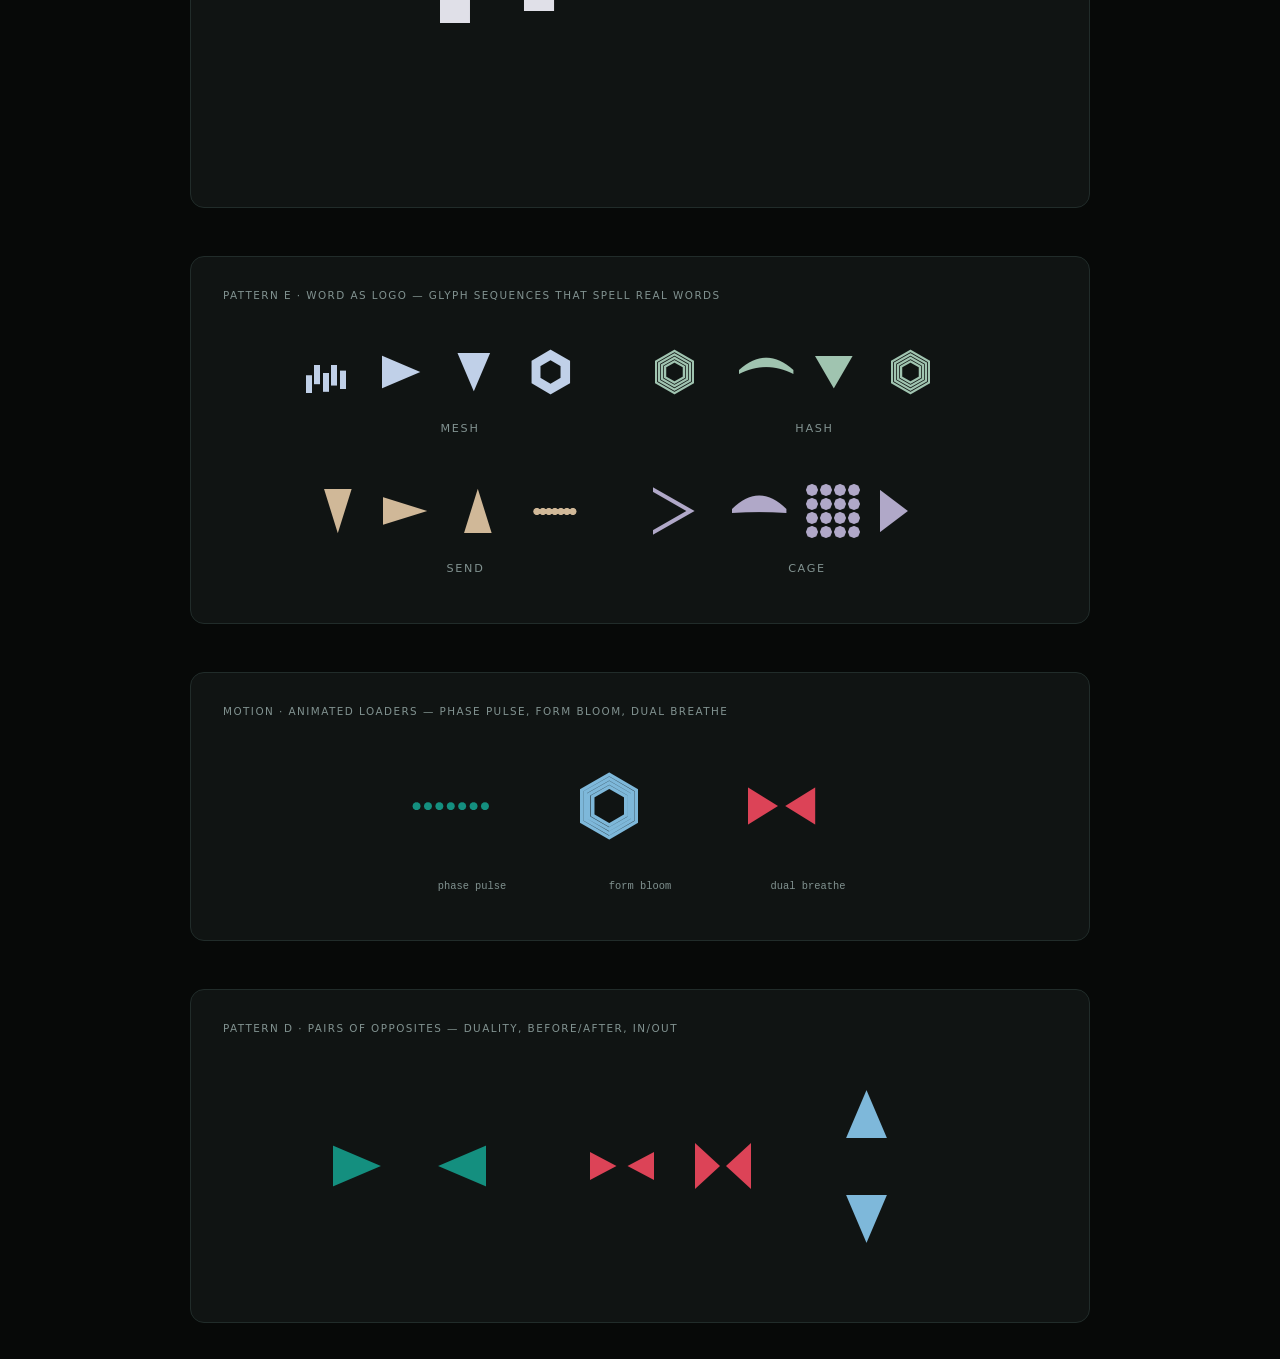
<file: public/sample_a.html>
<!DOCTYPE html>
<html lang="en" data-theme="dark">

<head>
  <meta charset="utf-8">
  <title>SymbolLang v5 · Characters</title>
  <link rel="stylesheet" href="shared.css">
  <style>
    body {
      padding: 2.5rem 1.5rem;
      display: flex;
      flex-direction: column;
      align-items: center;
      gap: 3rem;
    }

    h1 {
      font-size: 1.2rem;
      font-weight: 600;
      margin: 0;
      letter-spacing: 0.02em;
    }

    .subtitle {
      font-size: 0.8rem;
      color: var(--color-dim);
      margin: 0.3rem 0 0;
    }

    /* ---- demo cards ---- */
    .demo {
      background: var(--color-panel);
      border: 1px solid var(--color-border);
      border-radius: 14px;
      padding: 2rem;
      width: min(900px, 92vw);
    }

    .demo-label {
      font-size: 0.65rem;
      color: var(--color-dim);
      text-transform: uppercase;
      letter-spacing: 0.14em;
      margin: 0 0 1.2rem;
    }

    .demo-label code {
      color: var(--color-accent);
      font-family: ui-monospace, monospace;
    }

    /* ---- Demo 1: Hub composition ---- */
    .hub {
      display: flex;
      align-items: center;
      justify-content: center;
      gap: 0;
      padding: 1rem 0;
    }

    .hub .sym { color: var(--color-glyph); }

    /* ---- Demo 2: State triptych ---- */
    .triptych {
      display: flex;
      align-items: flex-end;
      justify-content: center;
      gap: 3rem;
      padding: 1rem 0;
    }

    .triptych-item {
      display: flex;
      flex-direction: column;
      align-items: center;
      gap: 0.5rem;
    }

    .triptych-item small {
      font-size: 0.65rem;
      color: var(--color-dim);
      font-family: ui-monospace, monospace;
    }

    /* ---- Demo 3: Network diagram ---- */
    .network {
      display: flex;
      align-items: center;
      justify-content: center;
      gap: 0;
      padding: 1rem 0;
    }

    /* ---- Demo 4: Poster mark ---- */
    .poster {
      display: flex;
      align-items: center;
      justify-content: center;
      padding: 2rem 0;
      position: relative;
    }

    /* ---- Demo 5: Word as logo ---- */
    .wordmark {
      display: flex;
      align-items: center;
      justify-content: center;
      gap: 2.5rem;
      padding: 1rem 0;
      flex-wrap: wrap;
    }

    .wordmark-item {
      display: flex;
      flex-direction: column;
      align-items: center;
      gap: 0.4rem;
    }

    .wordmark-item small {
      font-size: 0.7rem;
      color: var(--color-dim);
      letter-spacing: 0.15em;
      text-transform: uppercase;
    }

    /* ---- Demo 6: Animated loader ---- */
    .loader-row {
      display: flex;
      align-items: center;
      justify-content: center;
      gap: 3rem;
      padding: 1rem 0;
    }

    .loader-item {
      display: flex;
      flex-direction: column;
      align-items: center;
      gap: 0.5rem;
    }

    .loader-item small {
      font-size: 0.65rem;
      color: var(--color-dim);
      font-family: ui-monospace, monospace;
    }

    @keyframes phase-pulse {
      0%, 100% { font-variation-settings: "wght" 100, "MORF" 500; }
      50% { font-variation-settings: "wght" 900, "MORF" 500; }
    }

    @keyframes form-bloom {
      0%, 100% { font-variation-settings: "wght" 500, "MORF" 100; }
      50% { font-variation-settings: "wght" 500, "MORF" 900; }
    }

    @keyframes both-breathe {
      0%, 100% { font-variation-settings: "wght" 200, "MORF" 200; }
      50% { font-variation-settings: "wght" 800, "MORF" 800; }
    }

    .anim-phase { animation: phase-pulse 2s ease-in-out infinite; }
    .anim-form { animation: form-bloom 2.5s ease-in-out infinite; }
    .anim-both { animation: both-breathe 3s ease-in-out infinite; }
  </style>
  <script src="shared.js"></script>
  <script src="palette.js"></script>
</head>

<body>

  <nav class="site-nav">
    <div class="nav-left">
      <a href="index.html" class="nav-brand">SymbolLang</a>
      <a href="index.html">Home</a>
      <a href="sample_a.html" class="active">Characters</a>
      <a href="sample_b.html">Compositions</a>
      <a href="sample_c.html">Packaging</a>
    </div>
    <div class="nav-right">
      <a href="downloads.html" class="nav-download">Download</a>
      <a href="https://github.com/juanantoniofm/SymboLang.git" target="_blank" rel="noopener" class="nav-github" aria-label="GitHub"><img class="icon-dark" src="icons/GitHub_Invertocat_White.svg" alt="GitHub"><img class="icon-light" src="icons/GitHub_Invertocat_Black.svg" alt="GitHub"></a>
      <button id="theme-toggle" aria-label="Toggle theme">◐</button>
    </div>
  </nav>

  <header style="text-align:center;">
    <h1>SymbolLang · Characters</h1>
    <p class="subtitle">Demos from the visual identity guide. Each locks a design-space coordinate.</p>
  </header>

  <!-- Demo 1: Triplet logomark — service mesh -->
  <div class="demo">
    <div class="demo-label">Pattern A · Triplet logomark — <code>H C H</code> "service mesh"</div>
    <div class="hub">
      <span class="sym" style="font-size:140px; font-variation-settings:'wght' 500,'MORF' 700; color:#7eb8da;">H</span>
      <span class="sym" style="font-size:100px; font-variation-settings:'wght' 700,'MORF' 700; color:var(--color-accent);">C</span>
      <span class="sym" style="font-size:140px; font-variation-settings:'wght' 500,'MORF' 100; color:#7eb8da;">H</span>
    </div>
  </div>

  <!-- Demo 2: State triptych — hex at 3 phases -->
  <div class="demo">
    <div class="demo-label">Pattern B · State triptych — <code>H</code> at Phase 100 / 500 / 900</div>
    <div class="triptych">
      <div class="triptych-item">
        <span class="sym" style="font-size:160px; font-variation-settings:'wght' 100,'MORF' 700; color:#3a4a60;">H</span>
        <small>dormant</small>
      </div>
      <div class="triptych-item">
        <span class="sym" style="font-size:160px; font-variation-settings:'wght' 500,'MORF' 700; color:#7eb8da;">H</span>
        <small>active</small>
      </div>
      <div class="triptych-item">
        <span class="sym" style="font-size:160px; font-variation-settings:'wght' 900,'MORF' 700; color:#e0ecff;">H</span>
        <small>saturated</small>
      </div>
    </div>
  </div>

  <!-- Demo 3: Pipeline — D A H "ingest pipeline" -->
  <div class="demo">
    <div class="demo-label">Pattern A · Pipeline — <code>D A H</code> "ingest pipeline"</div>
    <div class="network">
      <span class="sym" style="font-size:110px; font-variation-settings:'wght' 400,'MORF' 500; color:var(--color-accent2);">D</span>
      <span class="sym" style="font-size:130px; font-variation-settings:'wght' 600,'MORF' 600; color:#d4956a;">A</span>
      <span class="sym" style="font-size:150px; font-variation-settings:'wght' 700,'MORF' 800; color:#e8c49a;">H</span>
    </div>
  </div>

  <!-- Demo 4: Poster mark — single glyph, large -->
  <div class="demo">
    <div class="demo-label">Poster mark — <code>M</code> at (900, 900) "audio-wave skyline"</div>
    <div class="poster">
      <span class="sym" style="font-size:400px; font-variation-settings:'wght' 900,'MORF' 900; color:#e0e0e8;">M</span>
    </div>
  </div>

  <!-- Demo 5: Word as logo -->
  <div class="demo">
    <div class="demo-label">Pattern E · Word as logo — glyph sequences that spell real words</div>
    <div class="wordmark">
      <div class="wordmark-item">
        <span class="sym" style="font-size:80px; font-variation-settings:'wght' 600,'MORF' 600; color:#c0d0e8; letter-spacing:0.05em;">MESH</span>
        <small>mesh</small>
      </div>
      <div class="wordmark-item">
        <span class="sym" style="font-size:80px; font-variation-settings:'wght' 500,'MORF' 400; color:#a0c4b0; letter-spacing:0.05em;">HASH</span>
        <small>hash</small>
      </div>
      <div class="wordmark-item">
        <span class="sym" style="font-size:80px; font-variation-settings:'wght' 700,'MORF' 700; color:#d0b898; letter-spacing:0.05em;">SEND</span>
        <small>send</small>
      </div>
      <div class="wordmark-item">
        <span class="sym" style="font-size:80px; font-variation-settings:'wght' 400,'MORF' 800; color:#b0a8c8; letter-spacing:0.05em;">CAGE</span>
        <small>cage</small>
      </div>
    </div>
  </div>

  <!-- Demo 6: Animated loaders -->
  <div class="demo">
    <div class="demo-label">Motion · Animated loaders — Phase pulse, Form bloom, dual breathe</div>
    <div class="loader-row">
      <div class="loader-item">
        <span class="sym anim-phase" style="font-size:120px; color:var(--color-accent);">D</span>
        <small>phase pulse</small>
      </div>
      <div class="loader-item">
        <span class="sym anim-form" style="font-size:120px; color:#7eb8da;">H</span>
        <small>form bloom</small>
      </div>
      <div class="loader-item">
        <span class="sym anim-both" style="font-size:120px; color:var(--color-accent2);">B</span>
        <small>dual breathe</small>
      </div>
    </div>
  </div>

  <!-- Demo 7: Pairs of opposites -->
  <div class="demo">
    <div class="demo-label">Pattern D · Pairs of opposites — duality, before/after, in/out</div>
    <div style="display:flex; align-items:center; justify-content:center; gap:3rem; padding:1rem 0; flex-wrap:wrap;">
      <div style="display:flex; align-items:center; gap:0.3rem;">
        <span class="sym" style="font-size:100px; font-variation-settings:'wght' 600,'MORF' 500; color:var(--color-accent);">E</span>
        <span class="sym" style="font-size:100px; font-variation-settings:'wght' 600,'MORF' 500; color:var(--color-accent);">W</span>
      </div>
      <div style="display:flex; align-items:center; gap:0.3rem;">
        <span class="sym" style="font-size:100px; font-variation-settings:'wght' 700,'MORF' 500; color:var(--color-accent2);">R</span>
        <span class="sym" style="font-size:100px; font-variation-settings:'wght' 700,'MORF' 500; color:var(--color-accent2);">B</span>
      </div>
      <div style="display:flex; flex-direction:column; align-items:center; gap:0.3rem;">
        <span class="sym" style="font-size:100px; font-variation-settings:'wght' 600,'MORF' 500; color:#7eb8da;">N</span>
        <span class="sym" style="font-size:100px; font-variation-settings:'wght' 600,'MORF' 500; color:#7eb8da;">S</span>
      </div>
    </div>
  </div>

</body>

</html>
</file>
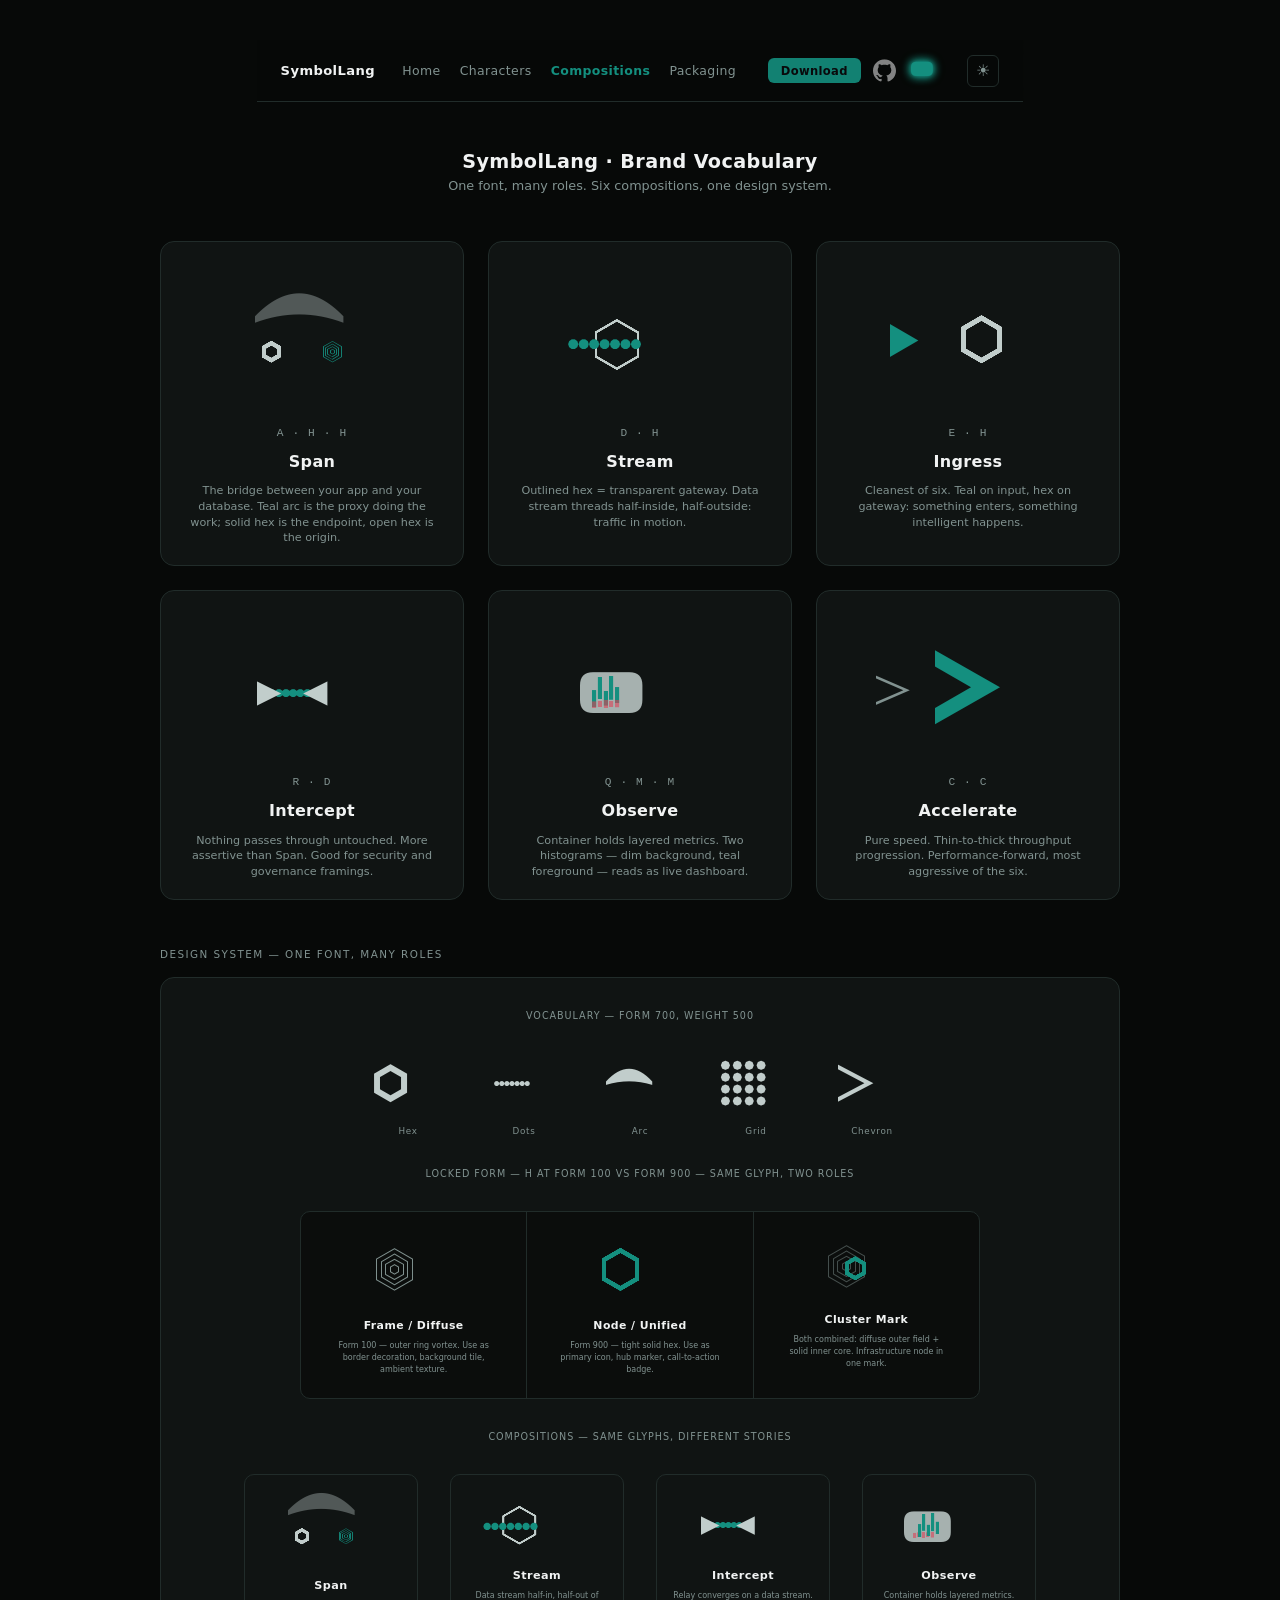
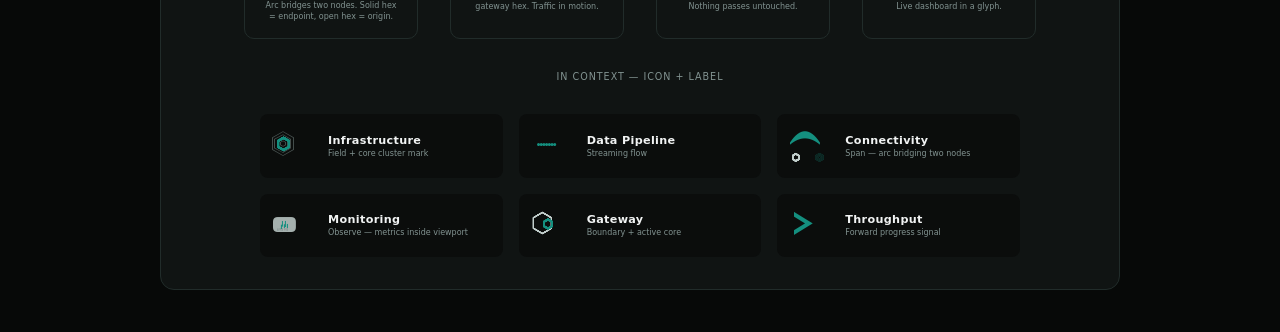
<file: public/sample_b.html>
<!DOCTYPE html>
<html lang="en" data-theme="dark">

<!-- /*
Span A · H · H — two nodes connected by a bridge arc.
Stream D · H — node (thin outline) with stream passing through.
Ingress E · H — directional and node.
Intercept R · D — relay with a single stream-point in the pinch.
Observe Q · M · M — container with layered metrics.
Accelerate C · C — throughput at two weights, thin-to-thick.
*/ -->

<head>
  <meta charset="utf-8">
  <title>SymbolLang · Brand Vocabulary</title>
  <link rel="stylesheet" href="shared.css">
  <style>
    body {
      padding: 2.5rem 1.5rem;
      display: flex;
      flex-direction: column;
      align-items: center;
      gap: 3rem;
    }

    h1 {
      font-size: 1.2rem;
      font-weight: 600;
      margin: 0;
      letter-spacing: 0.02em;
    }

    .subtitle {
      font-size: 0.8rem;
      color: var(--color-dim);
      margin: 0.3rem 0 0;
    }

    /* ---- cards ---- */
    .grid {
      display: grid;
      grid-template-columns: repeat(3, 1fr);
      gap: 1.5rem;
      width: min(960px, 94vw);
    }

    @media (max-width: 700px) {
      .grid {
        grid-template-columns: 1fr;
      }
    }

    .card {
      background: var(--color-panel);
      border: 1px solid var(--color-border);
      border-radius: 14px;
      padding: 2rem 1.5rem 1.2rem;
      display: flex;
      flex-direction: column;
      align-items: center;
      gap: 0.8rem;
    }

    .card-mark {
      display: flex;
      align-items: center;
      justify-content: center;
      min-height: 140px;
      position: relative;
    }

    .card-formula {
      font-size: 0.7rem;
      color: var(--color-dim);
      font-family: ui-monospace, monospace;
      letter-spacing: 0.1em;
    }

    .card-name {
      font-size: 1rem;
      font-weight: 600;
      letter-spacing: 0.02em;
    }

    .card-desc {
      font-size: 0.7rem;
      color: var(--color-dim);
      text-align: center;
      line-height: 1.4;
      max-width: 260px;
    }

    /* ---- lockup ---- */
    .lockup {
      background: var(--color-panel);
      border: 1px solid var(--color-border);
      border-radius: 14px;
      padding: 2.5rem 3rem;
      width: min(960px, 94vw);
      display: flex;
      flex-direction: column;
      align-items: center;
      gap: 1rem;
    }

    .lockup-label {
      font-size: 0.65rem;
      color: var(--color-dim);
      text-transform: uppercase;
      letter-spacing: 0.14em;
    }

    .lockup-mark {
      position: relative;
      width: 120px;
      height: 70px;
      display: flex;
      align-items: flex-start;
      justify-content: center;
    }

    .lockup-word {
      font-family: ui-monospace, "SF Mono", monospace;
      font-size: 2rem;
      font-weight: 400;
      letter-spacing: 0.12em;
      color: var(--color-ink);
      margin-top: 0.3rem;
    }

    /* ---- design system section ---- */
    .section-label {
      font-size: 0.65rem;
      color: var(--color-dim);
      text-transform: uppercase;
      letter-spacing: 0.14em;
      margin-bottom: 0.5rem;
      align-self: flex-start;
    }

    .brand-card {
      width: 100%;
      background: var(--color-panel);
      border: 1px solid var(--color-border);
      border-radius: 14px;
      padding: 2rem 1.5rem;
      display: flex;
      flex-direction: column;
      align-items: center;
      gap: 2rem;
    }

    .brand-vocab-label {
      font-size: 0.6rem;
      color: var(--color-dim);
      letter-spacing: 0.1em;
      text-transform: uppercase;
    }

    .brand-vocab {
      display: flex;
      justify-content: center;
      gap: clamp(1.5rem, 4vw, 3rem);
      flex-wrap: wrap;
    }

    .brand-glyph {
      display: flex;
      flex-direction: column;
      align-items: center;
      gap: 0.3rem;
    }

    .brand-glyph .sym {
      font-size: clamp(44px, 7vw, 68px);
      color: var(--color-glyph);
    }

    .brand-glyph .label {
      font-size: 0.55rem;
      color: var(--color-dim);
      letter-spacing: 0.08em;
    }

    .brand-lock-demo {
      display: flex;
      gap: 0;
      width: 100%;
      max-width: 680px;
      border: 1px solid var(--color-border);
      border-radius: 10px;
      overflow: hidden;
      background: color-mix(in srgb, var(--color-bg) 60%, var(--color-panel));
    }

    .brand-lock-item {
      display: flex;
      flex-direction: column;
      align-items: center;
      gap: 0.5rem;
      padding: 1.4rem 1rem;
      flex: 1;
    }

    .brand-lock-divider {
      width: 1px;
      background: var(--color-border);
      align-self: stretch;
    }

    .brand-lock-title {
      font-size: 0.68rem;
      font-weight: 600;
      letter-spacing: 0.04em;
    }

    .brand-lock-desc {
      font-size: 0.5rem;
      color: var(--color-dim);
      text-align: center;
      max-width: 160px;
      line-height: 1.5;
    }

    .brand-lock-combined {
      position: relative;
      width: 70px;
      height: 70px;
    }

    .brand-compositions {
      display: flex;
      gap: clamp(1rem, 3vw, 2rem);
      flex-wrap: wrap;
      justify-content: center;
    }

    .brand-comp {
      display: flex;
      flex-direction: column;
      align-items: center;
      gap: 0.5rem;
      padding: 1rem;
      border: 1px solid var(--color-border);
      border-radius: 10px;
      min-width: 140px;
    }

    .brand-comp-mark {
      display: flex;
      align-items: center;
      justify-content: center;
      position: relative;
      height: 70px;
      width: 100%;
    }

    .brand-comp-name {
      font-size: 0.7rem;
      font-weight: 600;
      letter-spacing: 0.04em;
    }

    .brand-comp-desc {
      font-size: 0.5rem;
      color: var(--color-dim);
      text-align: center;
      max-width: 140px;
      line-height: 1.4;
    }

    .brand-usage {
      display: grid;
      grid-template-columns: repeat(auto-fit, minmax(180px, 1fr));
      gap: 1rem;
      width: 100%;
      max-width: 760px;
    }

    .brand-use-item {
      display: flex;
      align-items: center;
      gap: 0.7rem;
      padding: 0.6rem 0.8rem;
      border-radius: 8px;
      background: color-mix(in srgb, var(--color-bg) 60%, var(--color-panel));
    }

    .brand-use-icon {
      position: relative;
      width: 44px;
      height: 44px;
      flex-shrink: 0;
    }

    .brand-use-item .use-text {
      display: flex;
      flex-direction: column;
      gap: 0.1rem;
    }

    .brand-use-item .use-name {
      font-size: 0.7rem;
      font-weight: 600;
      letter-spacing: 0.03em;
    }

    .brand-use-item .use-desc {
      font-size: 0.5rem;
      color: var(--color-dim);
    }
  </style>
  <script src="shared.js"></script>
  <script src="palette.js"></script>
</head>

<body>

  <nav class="site-nav">
    <div class="nav-left">
      <a href="index.html" class="nav-brand">SymbolLang</a>
      <a href="index.html">Home</a>
      <a href="sample_a.html">Characters</a>
      <a href="sample_b.html" class="active">Compositions</a>
      <a href="sample_c.html">Packaging</a>
    </div>
    <div class="nav-right">
      <a href="downloads.html" class="nav-download">Download</a>
      <a href="https://github.com/juanantoniofm/SymboLang.git" target="_blank" rel="noopener" class="nav-github"
        aria-label="GitHub"><img class="icon-dark" src="icons/GitHub_Invertocat_White.svg" alt="GitHub"><img
          class="icon-light" src="icons/GitHub_Invertocat_Black.svg" alt="GitHub"></a>
      <button id="theme-toggle" aria-label="Toggle theme">◐</button>
    </div>
  </nav>

  <header style="text-align:center;">
    <h1>SymbolLang · Brand Vocabulary</h1>
    <p class="subtitle">One font, many roles. Six compositions, one design system.</p>
  </header>

  <div class="grid">

    <!-- Span: A · H · H — arc bridging two grounded hexes -->
    <div class="card">
      <div class="card-mark" style="flex-direction:column; align-items:center; gap:0; height:140px; width:140px;">
        <span class="sym"
          style="font-size:130px; font-variation-settings:'wght' 500,'MORF' 600; color:var(--color-dimmer); line-height:0.18; transform:translateX(0.06em); display:block;">A</span>
        <div style="display:flex; gap:1.4rem; margin-top:-0.18em;">
          <span class="sym"
            style="font-size:38px; font-variation-settings:'wght' 800,'MORF' 900; color:var(--color-glyph); line-height:1; display:block;">H</span>
          <span class="sym"
            style="font-size:38px; font-variation-settings:'wght' 200,'MORF' 100; color:var(--color-accent); line-height:1; display:block;">H</span>
        </div>
      </div>
      <div class="card-formula">A · H · H</div>
      <div class="card-name">Span</div>
      <div class="card-desc">The bridge between your app and your database. Teal arc is the proxy doing the work; solid
        hex is the endpoint, open hex is the origin.</div>
    </div>

    <!-- Stream: D · H — dots flowing through outlined hex -->
    <div class="card">
      <div class="card-mark" style="height:140px; width:160px; position:relative;">
        <span class="sym"
          style="font-size:90px; font-variation-settings:'wght' 100,'MORF' 900; color:var(--color-glyph); position:absolute; left:50%; top:50%; transform:translate(-50%,-45%); display:block; line-height:1;">H</span>
        <span class="sym"
          style="font-size:110px; font-variation-settings:'wght' 700,'MORF' 500; color:var(--color-accent); position:absolute; left:40%; top:50%; transform:translate(-50%,-45%); display:block; line-height:1;">D</span>
      </div>
      <div class="card-formula">D · H</div>
      <div class="card-name">Stream</div>
      <div class="card-desc">Outlined hex = transparent gateway. Data stream threads half-inside, half-outside: traffic
        in motion.</div>
    </div>

    <!-- Ingress: E · H — triangle pointing at hex, close together -->
    <div class="card">
      <div class="card-mark" style="gap:0.1em;">
        <span class="sym"
          style="font-size:70px; font-variation-settings:'wght' 500,'MORF' 500; color:var(--color-accent);">E</span>
        <span class="sym"
          style="font-size:85px; font-variation-settings:'wght' 500,'MORF' 900; color:var(--color-glyph);">H</span>
      </div>
      <div class="card-formula">E · H</div>
      <div class="card-name">Ingress</div>
      <div class="card-desc">Cleanest of six. Teal on input, hex on gateway: something enters, something intelligent
        happens.</div>
    </div>

    <!-- Intercept: R · D — relay with teal dot cluster at pinch point -->
    <div class="card">
      <div class="card-mark" style="height:140px; width:140px; position:relative;">
        <span class="sym"
          style="font-size:130px; font-variation-settings:'wght' 350,'MORF' 900; color:var(--color-accent); position:absolute; left:48%; top:50%; transform:translate(-50%,-45%); display:block; line-height:1;">D</span>
        <span class="sym"
          style="font-size:110px; font-variation-settings:'wght' 500,'MORF' 700; color:var(--color-glyph); position:absolute; left:50%; top:50%; transform:translate(-50%,-45%); display:block; line-height:1;">R</span>
      </div>
      <div class="card-formula">R · D</div>
      <div class="card-name">Intercept</div>
      <div class="card-desc">Nothing passes through untouched. More assertive than Span. Good for security and
        governance framings.</div>
    </div>

    <!-- Observe: Q · M · M — container with layered metrics -->
    <div class="card">
      <div class="card-mark" style="height:140px; width:140px; position:relative;">
        <span class="sym"
          style="font-size:120px; font-variation-settings:'wght' 500,'MORF' 800; color:var(--color-glyph); position:absolute; left:50%; top:50%; transform:translate(-50%,-45%); display:block; line-height:1; opacity:0.85;">Q</span>
        <span class="sym"
          style="font-size:55px; font-variation-settings:'wght' 800,'MORF' 800; color:var(--color-accent); position:absolute; left:35%; top:50%; transform:translate(-50%,-45%); display:block; line-height:1;">M</span>
        <span class="sym"
          style="font-size:55px; font-variation-settings:'wght' 300,'MORF' 200; color:var(--color-accent2); position:absolute; left:35%; top:50%; transform:translate(-50%,-45%); display:block; line-height:1; opacity:0.6;">M</span>
      </div>
      <div class="card-formula">Q · M · M</div>
      <div class="card-name">Observe</div>
      <div class="card-desc">Container holds layered metrics. Two histograms — dim background, teal foreground — reads
        as live dashboard.</div>
    </div>

    <!-- Accelerate: C · C — small thin then large thick chevron -->
    <div class="card">
      <div class="card-mark">
        <span class="sym"
          style="font-size:65px; font-variation-settings:'wght' 300,'MORF' 500; color:var(--color-dim);">C</span>
        <span class="sym"
          style="font-size:125px; font-variation-settings:'wght' 800,'MORF' 800; color:var(--color-accent); margin-left:-0.05em;">C</span>
      </div>
      <div class="card-formula">C · C</div>
      <div class="card-name">Accelerate</div>
      <div class="card-desc">Pure speed. Thin-to-thick throughput progression. Performance-forward, most aggressive of
        the six.</div>
    </div>

  </div>

  <!-- Design System -->
  <div style="width:min(960px,94vw); display:flex; flex-direction:column; align-items:center; gap:0.6rem;">
    <div class="section-label">Design System &mdash; One font, many roles</div>
    <div class="brand-card">

      <div class="brand-vocab-label">Vocabulary &mdash; Form 700, Weight 500</div>
      <div class="brand-vocab">
        <div class="brand-glyph">
          <span class="sym" style="font-variation-settings:'wght' 500,'MORF' 700;">H</span>
          <span class="label mono">Hex</span>
        </div>
        <div class="brand-glyph">
          <span class="sym" style="font-variation-settings:'wght' 500,'MORF' 700;">D</span>
          <span class="label mono">Dots</span>
        </div>
        <div class="brand-glyph">
          <span class="sym" style="font-variation-settings:'wght' 500,'MORF' 700;">A</span>
          <span class="label mono">Arc</span>
        </div>
        <div class="brand-glyph">
          <span class="sym" style="font-variation-settings:'wght' 500,'MORF' 700;">G</span>
          <span class="label mono">Grid</span>
        </div>
        <div class="brand-glyph">
          <span class="sym" style="font-variation-settings:'wght' 500,'MORF' 700;">C</span>
          <span class="label mono">Chevron</span>
        </div>
      </div>

      <div class="brand-vocab-label">Locked Form &mdash; H at Form 100 vs Form 900 &mdash; same glyph, two roles</div>
      <div class="brand-lock-demo">
        <div class="brand-lock-item">
          <span class="sym"
            style="font-size:clamp(52px,9vw,76px); font-variation-settings:'wght' 500,'MORF' 100; color:var(--color-dim);">H</span>
          <div class="brand-lock-title">Frame / Diffuse</div>
          <div class="brand-lock-desc">Form 100 — outer ring vortex. Use as border decoration, background tile, ambient
            texture.</div>
        </div>
        <div class="brand-lock-divider"></div>
        <div class="brand-lock-item">
          <span class="sym"
            style="font-size:clamp(52px,9vw,76px); font-variation-settings:'wght' 500,'MORF' 900; color:var(--color-accent);">H</span>
          <div class="brand-lock-title">Node / Unified</div>
          <div class="brand-lock-desc">Form 900 — tight solid hex. Use as primary icon, hub marker, call-to-action
            badge.</div>
        </div>
        <div class="brand-lock-divider"></div>
        <div class="brand-lock-item">
          <div class="brand-lock-combined">
            <span class="sym"
              style="font-size:clamp(52px,9vw,76px); font-variation-settings:'wght' 400,'MORF' 100; color:var(--color-dim); position:absolute; top:50%; left:50%; transform:translate(-50%,-50%); opacity:0.5;">H</span>
            <span class="sym"
              style="font-size:clamp(28px,5vw,42px); font-variation-settings:'wght' 700,'MORF' 900; color:var(--color-accent); position:absolute; top:50%; left:50%; transform:translate(-50%,-50%);">H</span>
          </div>
          <div class="brand-lock-title">Cluster Mark</div>
          <div class="brand-lock-desc">Both combined: diffuse outer field + solid inner core. Infrastructure node in one
            mark.</div>
        </div>
      </div>

      <div class="brand-vocab-label">Compositions &mdash; same glyphs, different stories</div>
      <div class="brand-compositions">

        <!-- Span -->
        <div class="brand-comp">
          <div class="brand-comp-mark" style="width:110px; height:80px; flex-direction:column; gap:0;">
            <span class="sym"
              style="font-size:98px; font-variation-settings:'wght' 500,'MORF' 600; color:var(--color-dimmer); line-height:0.18; transform:translateX(0.06em); display:block;">A</span>
            <div style="display:flex; gap:16px; margin-top:-0.18em;">
              <span class="sym"
                style="font-size:28px; font-variation-settings:'wght' 800,'MORF' 900; color:var(--color-glyph); line-height:1;">H</span>
              <span class="sym"
                style="font-size:28px; font-variation-settings:'wght' 200,'MORF' 100; color:var(--color-accent); line-height:1;">H</span>
            </div>
          </div>
          <div class="brand-comp-name">Span</div>
          <div class="brand-comp-desc">Arc bridges two nodes. Solid hex = endpoint, open hex = origin.</div>
        </div>

        <!-- Stream -->
        <div class="brand-comp">
          <div class="brand-comp-mark" style="width:120px; height:70px;">
            <span class="sym"
              style="font-size:68px; font-variation-settings:'wght' 100,'MORF' 900; color:var(--color-glyph); position:absolute; left:50%; top:50%; transform:translate(-50%,-45%); display:block; line-height:1;">H</span>
            <span class="sym"
              style="font-size:82px; font-variation-settings:'wght' 700,'MORF' 500; color:var(--color-accent); position:absolute; left:40%; top:50%; transform:translate(-50%,-45%); display:block; line-height:1;">D</span>
          </div>
          <div class="brand-comp-name">Stream</div>
          <div class="brand-comp-desc">Data stream half-in, half-out of gateway hex. Traffic in motion.</div>
        </div>

        <!-- Intercept -->
        <div class="brand-comp">
          <div class="brand-comp-mark" style="width:110px; height:70px;">
            <span class="sym"
              style="font-size:99px; font-variation-settings:'wght' 350,'MORF' 900; color:var(--color-accent); position:absolute; left:48%; top:50%; transform:translate(-50%,-45%); display:block; line-height:1;">D</span>
            <span class="sym"
              style="font-size:84px; font-variation-settings:'wght' 500,'MORF' 700; color:var(--color-glyph); position:absolute; left:50%; top:50%; transform:translate(-50%,-45%); display:block; line-height:1;">R</span>
          </div>
          <div class="brand-comp-name">Intercept</div>
          <div class="brand-comp-desc">Relay converges on a data stream. Nothing passes untouched.</div>
        </div>

        <!-- Observe -->
        <div class="brand-comp">
          <div class="brand-comp-mark" style="width:100px; height:70px;">
            <span class="sym"
              style="font-size:90px; font-variation-settings:'wght' 500,'MORF' 800; color:var(--color-glyph); position:absolute; left:50%; top:50%; transform:translate(-50%,-45%); display:block; line-height:1; opacity:0.85;">Q</span>
            <span class="sym"
              style="font-size:42px; font-variation-settings:'wght' 300,'MORF' 200; color:var(--color-accent2); position:absolute; left:35%; top:50%; transform:translate(-50%,-45%); display:block; line-height:1; opacity:0.6;">M</span>
            <span class="sym"
              style="font-size:42px; font-variation-settings:'wght' 800,'MORF' 800; color:var(--color-accent); position:absolute; left:40%; top:50%; transform:translate(-50%,-45%); display:block; line-height:1;">M</span>
          </div>
          <div class="brand-comp-name">Observe</div>
          <div class="brand-comp-desc">Container holds layered metrics. Live dashboard in a glyph.</div>
        </div>

      </div>

      <div class="brand-vocab-label">In context &mdash; icon + label</div>
      <div class="brand-usage">

        <div class="brand-use-item">
          <div class="brand-use-icon">
            <span class="sym"
              style="font-size:44px; font-variation-settings:'wght' 400,'MORF' 100; color:var(--color-dim); position:absolute; top:50%; left:50%; transform:translate(-50%,-50%); opacity:0.55;">H</span>
            <span class="sym"
              style="font-size:26px; font-variation-settings:'wght' 700,'MORF' 900; color:var(--color-accent); position:absolute; top:48%; left:38%; transform:translate(-50%,-50%);">H</span>
          </div>
          <div class="use-text">
            <span class="use-name">Infrastructure</span>
            <span class="use-desc">Field + core cluster mark</span>
          </div>
        </div>

        <div class="brand-use-item">
          <div class="brand-use-icon">
            <span class="sym"
              style="font-size:36px; font-variation-settings:'wght' 600,'MORF' 700; color:var(--color-accent); position:absolute; top:50%; left:50%; transform:translate(-50%,-50%);">D</span>
          </div>
          <div class="use-text">
            <span class="use-name">Data Pipeline</span>
            <span class="use-desc">Streaming flow</span>
          </div>
        </div>

        <div class="brand-use-item">
          <div class="brand-use-icon">
            <span class="sym"
              style="font-size:44px; font-variation-settings:'wght' 700,'MORF' 600; color:var(--color-accent); position:absolute; top:0; left:50%; transform:translateX(-50%); display:block; line-height:1;">A</span>
            <span class="sym"
              style="font-size:16px; font-variation-settings:'wght' 800,'MORF' 900; color:var(--color-glyph); position:absolute; bottom:2px; left:2px; display:block; line-height:1;">H</span>
            <span class="sym"
              style="font-size:16px; font-variation-settings:'wght' 200,'MORF' 100; color:var(--color-accent); position:absolute; bottom:2px; right:2px; display:block; line-height:1;">H</span>
          </div>
          <div class="use-text">
            <span class="use-name">Connectivity</span>
            <span class="use-desc">Span — arc bridging two nodes</span>
          </div>
        </div>

        <div class="brand-use-item">
          <div class="brand-use-icon">
            <span class="sym"
              style="font-size:44px; font-variation-settings:'wght' 500,'MORF' 800; color:var(--color-glyph); position:absolute; top:50%; left:50%; transform:translate(-50%,-45%); display:block; line-height:1; opacity:0.85;">Q</span>
            <span class="sym"
              style="font-size:22px; font-variation-settings:'wght' 300,'MORF' 200; color:var(--color-dim); position:absolute; top:50%; left:35%; transform:translate(-50%,-45%); display:block; line-height:1; opacity:0.6;">M</span>
            <span class="sym"
              style="font-size:14px; font-variation-settings:'wght' 800,'MORF' 800; color:var(--color-accent); position:absolute; top:50%; left:35%; transform:translate(-50%,-45%); display:block; line-height:1;">M</span>
          </div>
          <div class="use-text">
            <span class="use-name">Monitoring</span>
            <span class="use-desc">Observe — metrics inside viewport</span>
          </div>
        </div>

        <div class="brand-use-item">
          <div class="brand-use-icon">
            <span class="sym"
              style="font-size:40px; font-variation-settings:'wght' 200,'MORF' 900; color:var(--color-glyph); position:absolute; top:50%; left:50%; transform:translate(-50%,-50%);">H</span>
            <span class="sym"
              style="font-size:20px; font-variation-settings:'wght' 800,'MORF' 900; color:var(--color-accent); position:absolute; top:50%; left:50%; transform:translate(-50%,-50%);">H</span>
          </div>
          <div class="use-text">
            <span class="use-name">Gateway</span>
            <span class="use-desc">Boundary + active core</span>
          </div>
        </div>

        <div class="brand-use-item">
          <div class="brand-use-icon">
            <span class="sym"
              style="font-size:36px; font-variation-settings:'wght' 800,'MORF' 900; color:var(--color-accent); position:absolute; top:50%; left:50%; transform:translate(-50%,-50%);">C</span>
          </div>
          <div class="use-text">
            <span class="use-name">Throughput</span>
            <span class="use-desc">Forward progress signal</span>
          </div>
        </div>

      </div>

    </div>
  </div>

</body>

</html>
</file>
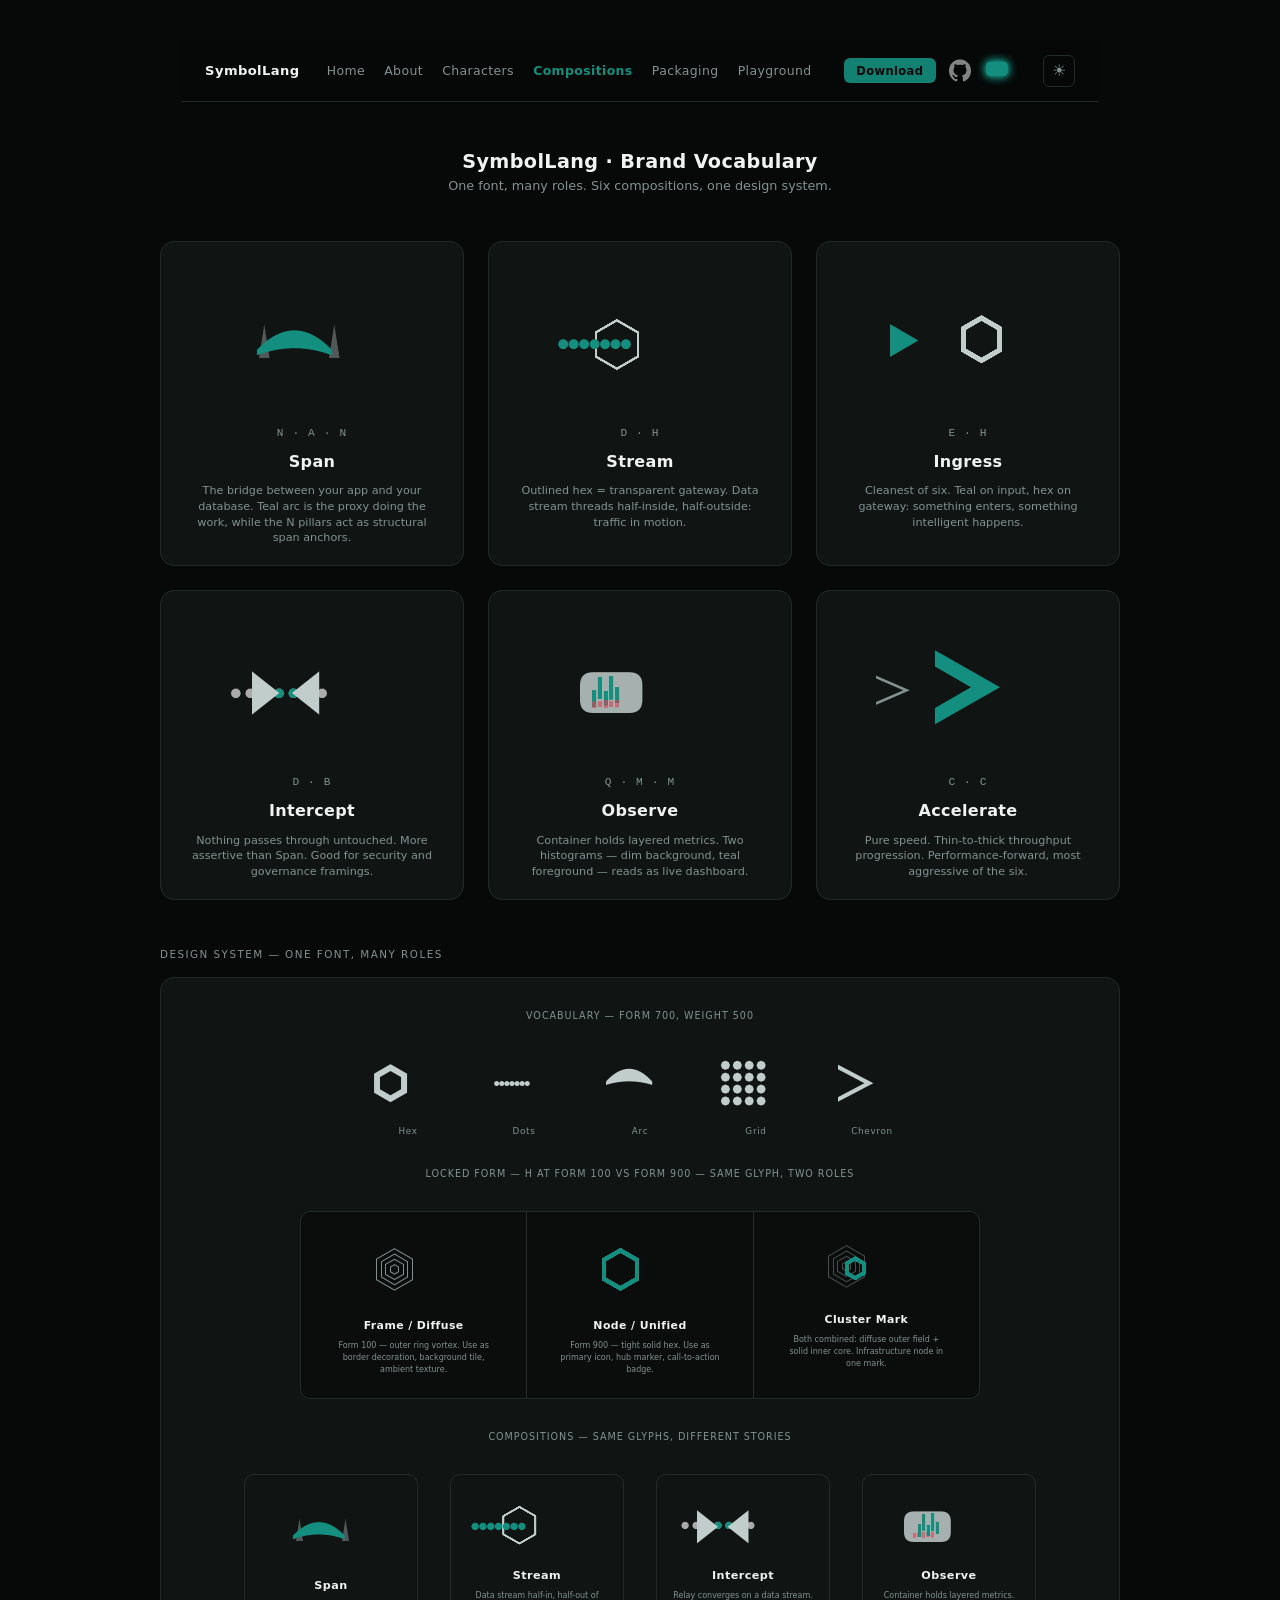
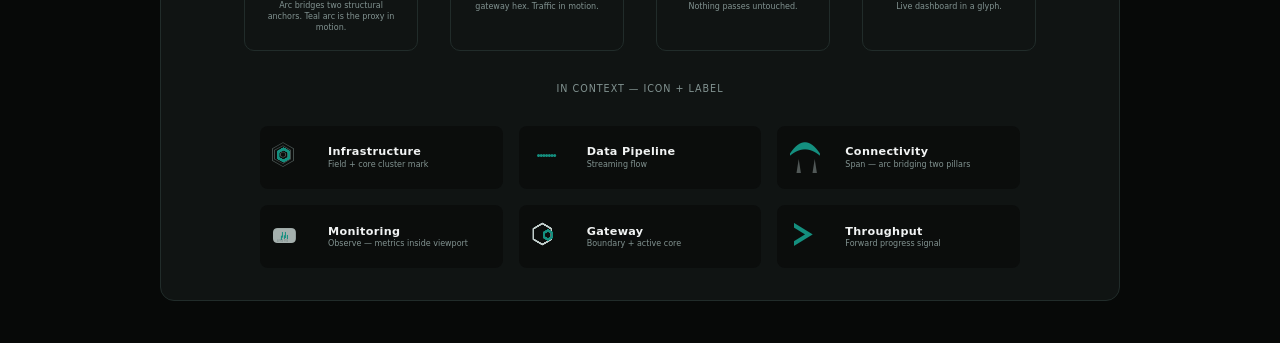
<file: public/sample_brand_vocab.html>
<!DOCTYPE html>
<html lang="en" data-theme="dark">

<!-- /*
Span N · A · N — two pillars connected by a bridge arc.
Stream D · H — node (thin outline) with stream passing through.
Ingress E · H — directional and node.
Intercept D · B — relay with a single stream-point in the pinch.
Observe Q · M · M — container with layered metrics.
Accelerate C · C — throughput at two weights, thin-to-thick.
*/ -->

<head>
  <meta charset="utf-8">
  <title>SymbolLang · Brand Vocabulary</title>
  <link rel="stylesheet" href="css/shared.css">
  <style>
    body {
      padding: 2.5rem 1.5rem;
      display: flex;
      flex-direction: column;
      align-items: center;
      gap: 3rem;
    }

    h1 {
      font-size: 1.2rem;
      font-weight: 600;
      margin: 0;
      letter-spacing: 0.02em;
    }

    .subtitle {
      font-size: 0.8rem;
      color: var(--color-dim);
      margin: 0.3rem 0 0;
    }

    /* ---- cards ---- */
    .grid {
      display: grid;
      grid-template-columns: repeat(3, 1fr);
      gap: 1.5rem;
      width: min(960px, 94vw);
    }

    @media (max-width: 700px) {
      .grid {
        grid-template-columns: 1fr;
      }
    }

    .card {
      background: var(--color-panel);
      border: 1px solid var(--color-border);
      border-radius: 14px;
      padding: 2rem 1.5rem 1.2rem;
      display: flex;
      flex-direction: column;
      align-items: center;
      gap: 0.8rem;
    }

    .card-mark {
      display: flex;
      align-items: center;
      justify-content: center;
      min-height: 140px;
      position: relative;
    }

    .card-formula {
      font-size: 0.7rem;
      color: var(--color-dim);
      font-family: ui-monospace, monospace;
      letter-spacing: 0.1em;
    }

    .card-name {
      font-size: 1rem;
      font-weight: 600;
      letter-spacing: 0.02em;
    }

    .card-desc {
      font-size: 0.7rem;
      color: var(--color-dim);
      text-align: center;
      line-height: 1.4;
      max-width: 260px;
    }

    /* ---- lockup ---- */
    .lockup {
      background: var(--color-panel);
      border: 1px solid var(--color-border);
      border-radius: 14px;
      padding: 2.5rem 3rem;
      width: min(960px, 94vw);
      display: flex;
      flex-direction: column;
      align-items: center;
      gap: 1rem;
    }

    .lockup-label {
      font-size: 0.65rem;
      color: var(--color-dim);
      text-transform: uppercase;
      letter-spacing: 0.14em;
    }

    .lockup-mark {
      position: relative;
      width: 120px;
      height: 70px;
      display: flex;
      align-items: flex-start;
      justify-content: center;
    }

    .lockup-word {
      font-family: ui-monospace, "SF Mono", monospace;
      font-size: 2rem;
      font-weight: 400;
      letter-spacing: 0.12em;
      color: var(--color-ink);
      margin-top: 0.3rem;
    }

    /* ---- design system section ---- */
    .section-label {
      font-size: 0.65rem;
      color: var(--color-dim);
      text-transform: uppercase;
      letter-spacing: 0.14em;
      margin-bottom: 0.5rem;
      align-self: flex-start;
    }

    .brand-card {
      width: 100%;
      background: var(--color-panel);
      border: 1px solid var(--color-border);
      border-radius: 14px;
      padding: 2rem 1.5rem;
      display: flex;
      flex-direction: column;
      align-items: center;
      gap: 2rem;
    }

    .brand-vocab-label {
      font-size: 0.6rem;
      color: var(--color-dim);
      letter-spacing: 0.1em;
      text-transform: uppercase;
    }

    .brand-vocab {
      display: flex;
      justify-content: center;
      gap: clamp(1.5rem, 4vw, 3rem);
      flex-wrap: wrap;
    }

    .brand-glyph {
      display: flex;
      flex-direction: column;
      align-items: center;
      gap: 0.3rem;
    }

    .brand-glyph .sym {
      font-size: clamp(44px, 7vw, 68px);
      color: var(--color-glyph);
    }

    .brand-glyph .label {
      font-size: 0.55rem;
      color: var(--color-dim);
      letter-spacing: 0.08em;
    }

    .brand-lock-demo {
      display: flex;
      gap: 0;
      width: 100%;
      max-width: 680px;
      border: 1px solid var(--color-border);
      border-radius: 10px;
      overflow: hidden;
      background: color-mix(in srgb, var(--color-bg) 60%, var(--color-panel));
    }

    .brand-lock-item {
      display: flex;
      flex-direction: column;
      align-items: center;
      gap: 0.5rem;
      padding: 1.4rem 1rem;
      flex: 1;
    }

    .brand-lock-divider {
      width: 1px;
      background: var(--color-border);
      align-self: stretch;
    }

    .brand-lock-title {
      font-size: 0.68rem;
      font-weight: 600;
      letter-spacing: 0.04em;
    }

    .brand-lock-desc {
      font-size: 0.5rem;
      color: var(--color-dim);
      text-align: center;
      max-width: 160px;
      line-height: 1.5;
    }

    .brand-lock-combined {
      position: relative;
      width: 70px;
      height: 70px;
    }

    .brand-compositions {
      display: flex;
      gap: clamp(1rem, 3vw, 2rem);
      flex-wrap: wrap;
      justify-content: center;
    }

    .brand-comp {
      display: flex;
      flex-direction: column;
      align-items: center;
      gap: 0.5rem;
      padding: 1rem;
      border: 1px solid var(--color-border);
      border-radius: 10px;
      min-width: 140px;
    }

    .brand-comp-mark {
      display: flex;
      align-items: center;
      justify-content: center;
      position: relative;
      height: 70px;
      width: 100%;
    }

    .brand-comp-name {
      font-size: 0.7rem;
      font-weight: 600;
      letter-spacing: 0.04em;
    }

    .brand-comp-desc {
      font-size: 0.5rem;
      color: var(--color-dim);
      text-align: center;
      max-width: 140px;
      line-height: 1.4;
    }

    .brand-usage {
      display: grid;
      grid-template-columns: repeat(auto-fit, minmax(180px, 1fr));
      gap: 1rem;
      width: 100%;
      max-width: 760px;
    }

    .brand-use-item {
      display: flex;
      align-items: center;
      gap: 0.7rem;
      padding: 0.6rem 0.8rem;
      border-radius: 8px;
      background: color-mix(in srgb, var(--color-bg) 60%, var(--color-panel));
    }

    .brand-use-icon {
      position: relative;
      width: 44px;
      height: 44px;
      flex-shrink: 0;
    }

    .brand-use-item .use-text {
      display: flex;
      flex-direction: column;
      gap: 0.1rem;
    }

    .brand-use-item .use-name {
      font-size: 0.7rem;
      font-weight: 600;
      letter-spacing: 0.03em;
    }

    .brand-use-item .use-desc {
      font-size: 0.5rem;
      color: var(--color-dim);
    }
  </style>
  <script src="js/shared.js"></script>
  <script src="js/palette.js"></script>
</head>

<body>

  <nav class="site-nav">
    <div class="nav-left">
      <a href="index.html" class="nav-brand">SymbolLang</a>
      <a href="index.html">Home</a>
      <a href="about.html">About</a>
      <a href="sample_catalog.html">Characters</a>
      <a href="sample_brand_vocab.html" class="active">Compositions</a>
      <a href="sample_packaging.html">Packaging</a>
      <a href="playground.html">Playground</a>
    </div>
    <div class="nav-right">
      <a href="downloads.html" class="nav-download">Download</a>
      <a href="https://github.com/juanantoniofm/SymboLang.git" target="_blank" rel="noopener" class="nav-github"
        aria-label="GitHub"><img class="icon-dark" src="icons/GitHub_Invertocat_White.svg" alt="GitHub"><img
          class="icon-light" src="icons/GitHub_Invertocat_Black.svg" alt="GitHub"></a>
      <button id="theme-toggle" aria-label="Toggle theme">◐</button>
    </div>
  </nav>

  <header style="text-align:center;">
    <h1>SymbolLang · Brand Vocabulary</h1>
    <p class="subtitle">One font, many roles. Six compositions, one design system.</p>
  </header>

  <div class="grid">

    <!-- Span: N · A · N — arc bridging two anchors -->
    <div class="card">
      <div class="card-mark" style="flex-direction:column; align-items:center; gap:0; height:140px; width:140px;">
        <div style="display:flex; flex-direction:column; align-items:center; position:relative; width:100%;">
          <div style="display:flex; justify-content:center; width:100%;">
            <span class="sym"
              style="font-size:110px; font-variation-settings:'wght' 500,'MORF' 600; color:var(--color-accent); line-height:0.24; position:absolute; top:0.251em; display:block;">A</span>
          </div>
          <div style="display:flex; justify-content:center; align-items:flex-end; gap:1.4rem; margin-top:0.05em;">
            <div style="display:flex; flex-direction:column; align-items:center;">
              <span class="sym"
                style="font-size:48px; font-variation-settings:'wght' 990,'MORF' 500; color:var(--color-dimmer); line-height:1.1; display:block;">N</span>
            </div>
            <div style="display:flex; flex-direction:column; align-items:center;">
              <span class="sym"
                style="font-size:48px; font-variation-settings:'wght' 990,'MORF' 500; color:var(--color-dimmer); line-height:1.1; display:block;">N</span>
            </div>
          </div>
        </div>
      </div>
      <div class="card-formula">N · A · N</div>
      <div class="card-name">Span</div>
      <div class="card-desc">The bridge between your app and your database. Teal arc is the proxy doing the work, while
        the N pillars act as structural span anchors.</div>
    </div>

    <!-- Stream: D · H — dots flowing through outlined hex -->
    <div class="card">
      <div class="card-mark" style="height:140px; width:160px; position:relative;">
        <span class="sym"
          style="font-size:90px; font-variation-settings:'wght' 100,'MORF' 900; color:var(--color-glyph); position:absolute; left:50%; top:50%; transform:translate(-50%,-45%); display:block; line-height:1;">H</span>
        <span class="sym"
          style="font-size:110px; font-variation-settings:'wght' 700,'MORF' 500; color:var(--color-accent); position:absolute; left:34%; top:50%; transform:translate(-50%,-45%); display:block; line-height:1;">D</span>
      </div>
      <div class="card-formula">D · H</div>
      <div class="card-name">Stream</div>
      <div class="card-desc">Outlined hex = transparent gateway. Data stream threads half-inside, half-outside: traffic
        in motion.</div>
    </div>

    <!-- Ingress: E · H — triangle pointing at hex, close together -->
    <div class="card">
      <div class="card-mark" style="gap:0.1em;">
        <span class="sym"
          style="font-size:70px; font-variation-settings:'wght' 500,'MORF' 500; color:var(--color-accent);">E</span>
        <span class="sym"
          style="font-size:85px; font-variation-settings:'wght' 500,'MORF' 900; color:var(--color-glyph);">H</span>
      </div>
      <div class="card-formula">E · H</div>
      <div class="card-name">Ingress</div>
      <div class="card-desc">Cleanest of six. Teal on input, hex on gateway: something enters, something intelligent
        happens.</div>
    </div>

    <!-- Intercept: D · B — relay with teal dot cluster at pinch point -->
    <div class="card">
      <div class="card-mark" style="height:140px; width:140px; position:relative;">
        <!-- Grey D: full dot stream, sits behind everything -->
        <span class="sym"
          style="font-size:130px; font-variation-settings:'wght' 500,'MORF' 375; color:#aaa; position:absolute; left:43%; top:50%; transform:translate(-50%,-45%); display:block; line-height:1;">D</span>

        <!-- Accent D: same position, clipped to show only the center dot in the B gap -->
        <span class="sym"
          style="font-size:130px; font-variation-settings:'wght' 500,'MORF' 375; color:var(--color-accent); position:absolute; left:43%; top:50%; transform:translate(-50%,-45%); display:block; line-height:1; clip-path:inset(0px 45% 0px 25%);">D</span>

        <!-- B bowtie: on top of both Ds -->
        <span class="sym"
          style="font-size:120px; font-variation-settings:'wght' 500,'MORF' 700; color:var(--color-glyph); position:absolute; left:50%; top:50%; transform:translate(-50%,-45%); display:block; line-height:1;">B</span>
      </div>
      <div class="card-formula">D · B</div>
      <div class="card-name">Intercept</div>
      <div class="card-desc">Nothing passes through untouched. More assertive than Span. Good for security and
        governance framings.</div>
    </div>

    <!-- Observe: Q · M · M — container with layered metrics -->
    <div class="card">
      <div class="card-mark" style="height:140px; width:140px; position:relative;">
        <span class="sym"
          style="font-size:120px; font-variation-settings:'wght' 500,'MORF' 800; color:var(--color-glyph); position:absolute; left:50%; top:50%; transform:translate(-50%,-45%); display:block; line-height:1; opacity:0.85;">Q</span>
        <span class="sym"
          style="font-size:55px; font-variation-settings:'wght' 800,'MORF' 800; color:var(--color-accent); position:absolute; left:35%; top:50%; transform:translate(-50%,-45%); display:block; line-height:1;">M</span>
        <span class="sym"
          style="font-size:55px; font-variation-settings:'wght' 300,'MORF' 200; color:var(--color-accent2); position:absolute; left:35%; top:50%; transform:translate(-50%,-45%); display:block; line-height:1; opacity:0.6;">M</span>
      </div>
      <div class="card-formula">Q · M · M</div>
      <div class="card-name">Observe</div>
      <div class="card-desc">Container holds layered metrics. Two histograms — dim background, teal foreground — reads
        as live dashboard.</div>
    </div>

    <!-- Accelerate: C · C — small thin then large thick chevron -->
    <div class="card">
      <div class="card-mark">
        <span class="sym"
          style="font-size:65px; font-variation-settings:'wght' 300,'MORF' 500; color:var(--color-dim);">C</span>
        <span class="sym"
          style="font-size:125px; font-variation-settings:'wght' 800,'MORF' 800; color:var(--color-accent); margin-left:-0.05em;">C</span>
      </div>
      <div class="card-formula">C · C</div>
      <div class="card-name">Accelerate</div>
      <div class="card-desc">Pure speed. Thin-to-thick throughput progression. Performance-forward, most aggressive of
        the six.</div>
    </div>

  </div>

  <!-- Design System -->
  <div style="width:min(960px,94vw); display:flex; flex-direction:column; align-items:center; gap:0.6rem;">
    <div class="section-label">Design System &mdash; One font, many roles</div>
    <div class="brand-card">

      <div class="brand-vocab-label">Vocabulary &mdash; Form 700, Weight 500</div>
      <div class="brand-vocab">
        <div class="brand-glyph">
          <span class="sym" style="font-variation-settings:'wght' 500,'MORF' 700;">H</span>
          <span class="label mono">Hex</span>
        </div>
        <div class="brand-glyph">
          <span class="sym" style="font-variation-settings:'wght' 500,'MORF' 700;">D</span>
          <span class="label mono">Dots</span>
        </div>
        <div class="brand-glyph">
          <span class="sym" style="font-variation-settings:'wght' 500,'MORF' 700;">A</span>
          <span class="label mono">Arc</span>
        </div>
        <div class="brand-glyph">
          <span class="sym" style="font-variation-settings:'wght' 500,'MORF' 700;">G</span>
          <span class="label mono">Grid</span>
        </div>
        <div class="brand-glyph">
          <span class="sym" style="font-variation-settings:'wght' 500,'MORF' 700;">C</span>
          <span class="label mono">Chevron</span>
        </div>
      </div>

      <div class="brand-vocab-label">Locked Form &mdash; H at Form 100 vs Form 900 &mdash; same glyph, two roles</div>
      <div class="brand-lock-demo">
        <div class="brand-lock-item">
          <span class="sym"
            style="font-size:clamp(52px,9vw,76px); font-variation-settings:'wght' 500,'MORF' 100; color:var(--color-dim);">H</span>
          <div class="brand-lock-title">Frame / Diffuse</div>
          <div class="brand-lock-desc">Form 100 — outer ring vortex. Use as border decoration, background tile, ambient
            texture.</div>
        </div>
        <div class="brand-lock-divider"></div>
        <div class="brand-lock-item">
          <span class="sym"
            style="font-size:clamp(52px,9vw,76px); font-variation-settings:'wght' 500,'MORF' 900; color:var(--color-accent);">H</span>
          <div class="brand-lock-title">Node / Unified</div>
          <div class="brand-lock-desc">Form 900 — tight solid hex. Use as primary icon, hub marker, call-to-action
            badge.</div>
        </div>
        <div class="brand-lock-divider"></div>
        <div class="brand-lock-item">
          <div class="brand-lock-combined">
            <span class="sym"
              style="font-size:clamp(52px,9vw,76px); font-variation-settings:'wght' 400,'MORF' 100; color:var(--color-dim); position:absolute; top:50%; left:50%; transform:translate(-50%,-50%); opacity:0.5;">H</span>
            <span class="sym"
              style="font-size:clamp(28px,5vw,42px); font-variation-settings:'wght' 700,'MORF' 900; color:var(--color-accent); position:absolute; top:50%; left:50%; transform:translate(-50%,-50%);">H</span>
          </div>
          <div class="brand-lock-title">Cluster Mark</div>
          <div class="brand-lock-desc">Both combined: diffuse outer field + solid inner core. Infrastructure node in one
            mark.</div>
        </div>
      </div>

      <div class="brand-vocab-label">Compositions &mdash; same glyphs, different stories</div>
      <div class="brand-compositions">

        <!-- Span -->
        <div class="brand-comp">
          <div class="brand-comp-mark" style="width:110px; height:80px; flex-direction:column; gap:0;">
            <div style="display:flex; flex-direction:column; align-items:center; position:relative; width:100%;">
              <div style="display:flex; justify-content:center; width:100%;">
                <span class="sym"
                  style="font-size:76px; font-variation-settings:'wght' 500,'MORF' 600; color:var(--color-accent); line-height:0.24; position:absolute; top:0.251em; display:block;">A</span>
              </div>
              <div style="display:flex; justify-content:center; align-items:flex-end; gap:0.9rem; margin-top:0.05em;">
                <div style="display:flex; flex-direction:column; align-items:center;">
                  <span class="sym"
                    style="font-size:32px; font-variation-settings:'wght' 990,'MORF' 500; color:var(--color-dimmer); line-height:1.1; display:block;">N</span>
                </div>
                <div style="display:flex; flex-direction:column; align-items:center;">
                  <span class="sym"
                    style="font-size:32px; font-variation-settings:'wght' 990,'MORF' 500; color:var(--color-dimmer); line-height:1.1; display:block;">N</span>
                </div>
              </div>
            </div>
          </div>
          <div class="brand-comp-name">Span</div>
          <div class="brand-comp-desc">Arc bridges two structural anchors. Teal arc is the proxy in motion.</div>
        </div>

        <!-- Stream -->
        <div class="brand-comp">
          <div class="brand-comp-mark" style="width:120px; height:70px;">
            <span class="sym"
              style="font-size:68px; font-variation-settings:'wght' 100,'MORF' 900; color:var(--color-glyph); position:absolute; left:50%; top:50%; transform:translate(-50%,-45%); display:block; line-height:1;">H</span>
            <span class="sym"
              style="font-size:82px; font-variation-settings:'wght' 700,'MORF' 500; color:var(--color-accent); position:absolute; left:30%; top:50%; transform:translate(-50%,-45%); display:block; line-height:1;">D</span>
          </div>
          <div class="brand-comp-name">Stream</div>
          <div class="brand-comp-desc">Data stream half-in, half-out of gateway hex. Traffic in motion.</div>
        </div>

        <!-- Intercept -->
        <div class="brand-comp">
          <div class="brand-comp-mark" style="width:110px; height:70px;">
            <!-- Grey D: full dot stream, sits behind everything -->
            <span class="sym"
              style="font-size:99px; font-variation-settings:'wght' 500,'MORF' 375; color:#aaa; position:absolute; left:43%; top:50%; transform:translate(-50%,-45%); display:block; line-height:1;">D</span>

            <!-- Accent D: same position, clipped to show only the center dot in the B gap -->
            <span class="sym"
              style="font-size:99px; font-variation-settings:'wght' 500,'MORF' 375; color:var(--color-accent); position:absolute; left:43%; top:50%; transform:translate(-50%,-45%); display:block; line-height:1; clip-path:inset(0px 45% 0px 25%);">D</span>

            <!-- B bowtie: on top of both Ds -->
            <span class="sym"
              style="font-size:92px; font-variation-settings:'wght' 500,'MORF' 700; color:var(--color-glyph); position:absolute; left:50%; top:50%; transform:translate(-50%,-45%); display:block; line-height:1;">B</span>
          </div>
          <div class="brand-comp-name">Intercept</div>
          <div class="brand-comp-desc">Relay converges on a data stream. Nothing passes untouched.</div>
        </div>

        <!-- Observe -->
        <div class="brand-comp">
          <div class="brand-comp-mark" style="width:100px; height:70px;">
            <span class="sym"
              style="font-size:90px; font-variation-settings:'wght' 500,'MORF' 800; color:var(--color-glyph); position:absolute; left:50%; top:50%; transform:translate(-50%,-45%); display:block; line-height:1; opacity:0.85;">Q</span>
            <span class="sym"
              style="font-size:42px; font-variation-settings:'wght' 300,'MORF' 200; color:var(--color-accent2); position:absolute; left:35%; top:50%; transform:translate(-50%,-45%); display:block; line-height:1; opacity:0.6;">M</span>
            <span class="sym"
              style="font-size:42px; font-variation-settings:'wght' 800,'MORF' 800; color:var(--color-accent); position:absolute; left:40%; top:50%; transform:translate(-50%,-45%); display:block; line-height:1;">M</span>
          </div>
          <div class="brand-comp-name">Observe</div>
          <div class="brand-comp-desc">Container holds layered metrics. Live dashboard in a glyph.</div>
        </div>

      </div>

      <div class="brand-vocab-label">In context &mdash; icon + label</div>
      <div class="brand-usage">

        <div class="brand-use-item">
          <div class="brand-use-icon">
            <span class="sym"
              style="font-size:44px; font-variation-settings:'wght' 400,'MORF' 100; color:var(--color-dim); position:absolute; top:50%; left:50%; transform:translate(-50%,-50%); opacity:0.55;">H</span>
            <span class="sym"
              style="font-size:26px; font-variation-settings:'wght' 700,'MORF' 900; color:var(--color-accent); position:absolute; top:48%; left:38%; transform:translate(-50%,-50%);">H</span>
          </div>
          <div class="use-text">
            <span class="use-name">Infrastructure</span>
            <span class="use-desc">Field + core cluster mark</span>
          </div>
        </div>

        <div class="brand-use-item">
          <div class="brand-use-icon">
            <span class="sym"
              style="font-size:36px; font-variation-settings:'wght' 600,'MORF' 700; color:var(--color-accent); position:absolute; top:50%; left:50%; transform:translate(-50%,-50%);">D</span>
          </div>
          <div class="use-text">
            <span class="use-name">Data Pipeline</span>
            <span class="use-desc">Streaming flow</span>
          </div>
        </div>

        <div class="brand-use-item">
          <div class="brand-use-icon">
            <span class="sym"
              style="font-size:44px; font-variation-settings:'wght' 700,'MORF' 600; color:var(--color-accent); position:absolute; top:0; left:50%; transform:translateX(-50%); display:block; line-height:1;">A</span>
            <span class="sym"
              style="font-size:20px; font-variation-settings:'wght' 990,'MORF' 500; color:var(--color-dimmer); position:absolute; bottom:2px; left:4px; display:block; line-height:1;">N</span>
            <span class="sym"
              style="font-size:20px; font-variation-settings:'wght' 990,'MORF' 500; color:var(--color-dimmer); position:absolute; bottom:2px; right:4px; display:block; line-height:1;">N</span>
          </div>
          <div class="use-text">
            <span class="use-name">Connectivity</span>
            <span class="use-desc">Span — arc bridging two pillars</span>
          </div>
        </div>

        <div class="brand-use-item">
          <div class="brand-use-icon">
            <span class="sym"
              style="font-size:44px; font-variation-settings:'wght' 500,'MORF' 800; color:var(--color-glyph); position:absolute; top:50%; left:50%; transform:translate(-50%,-45%); display:block; line-height:1; opacity:0.85;">Q</span>
            <span class="sym"
              style="font-size:22px; font-variation-settings:'wght' 300,'MORF' 200; color:var(--color-dim); position:absolute; top:50%; left:35%; transform:translate(-50%,-45%); display:block; line-height:1; opacity:0.6;">M</span>
            <span class="sym"
              style="font-size:14px; font-variation-settings:'wght' 800,'MORF' 800; color:var(--color-accent); position:absolute; top:50%; left:35%; transform:translate(-50%,-45%); display:block; line-height:1;">M</span>
          </div>
          <div class="use-text">
            <span class="use-name">Monitoring</span>
            <span class="use-desc">Observe — metrics inside viewport</span>
          </div>
        </div>

        <div class="brand-use-item">
          <div class="brand-use-icon">
            <span class="sym"
              style="font-size:40px; font-variation-settings:'wght' 200,'MORF' 900; color:var(--color-glyph); position:absolute; top:50%; left:50%; transform:translate(-50%,-50%);">H</span>
            <span class="sym"
              style="font-size:20px; font-variation-settings:'wght' 800,'MORF' 900; color:var(--color-accent); position:absolute; top:50%; left:50%; transform:translate(-50%,-50%);">H</span>
          </div>
          <div class="use-text">
            <span class="use-name">Gateway</span>
            <span class="use-desc">Boundary + active core</span>
          </div>
        </div>

        <div class="brand-use-item">
          <div class="brand-use-icon">
            <span class="sym"
              style="font-size:36px; font-variation-settings:'wght' 800,'MORF' 900; color:var(--color-accent); position:absolute; top:50%; left:50%; transform:translate(-50%,-50%);">C</span>
          </div>
          <div class="use-text">
            <span class="use-name">Throughput</span>
            <span class="use-desc">Forward progress signal</span>
          </div>
        </div>

      </div>

    </div>
  </div>

</body>

</html>
</file>
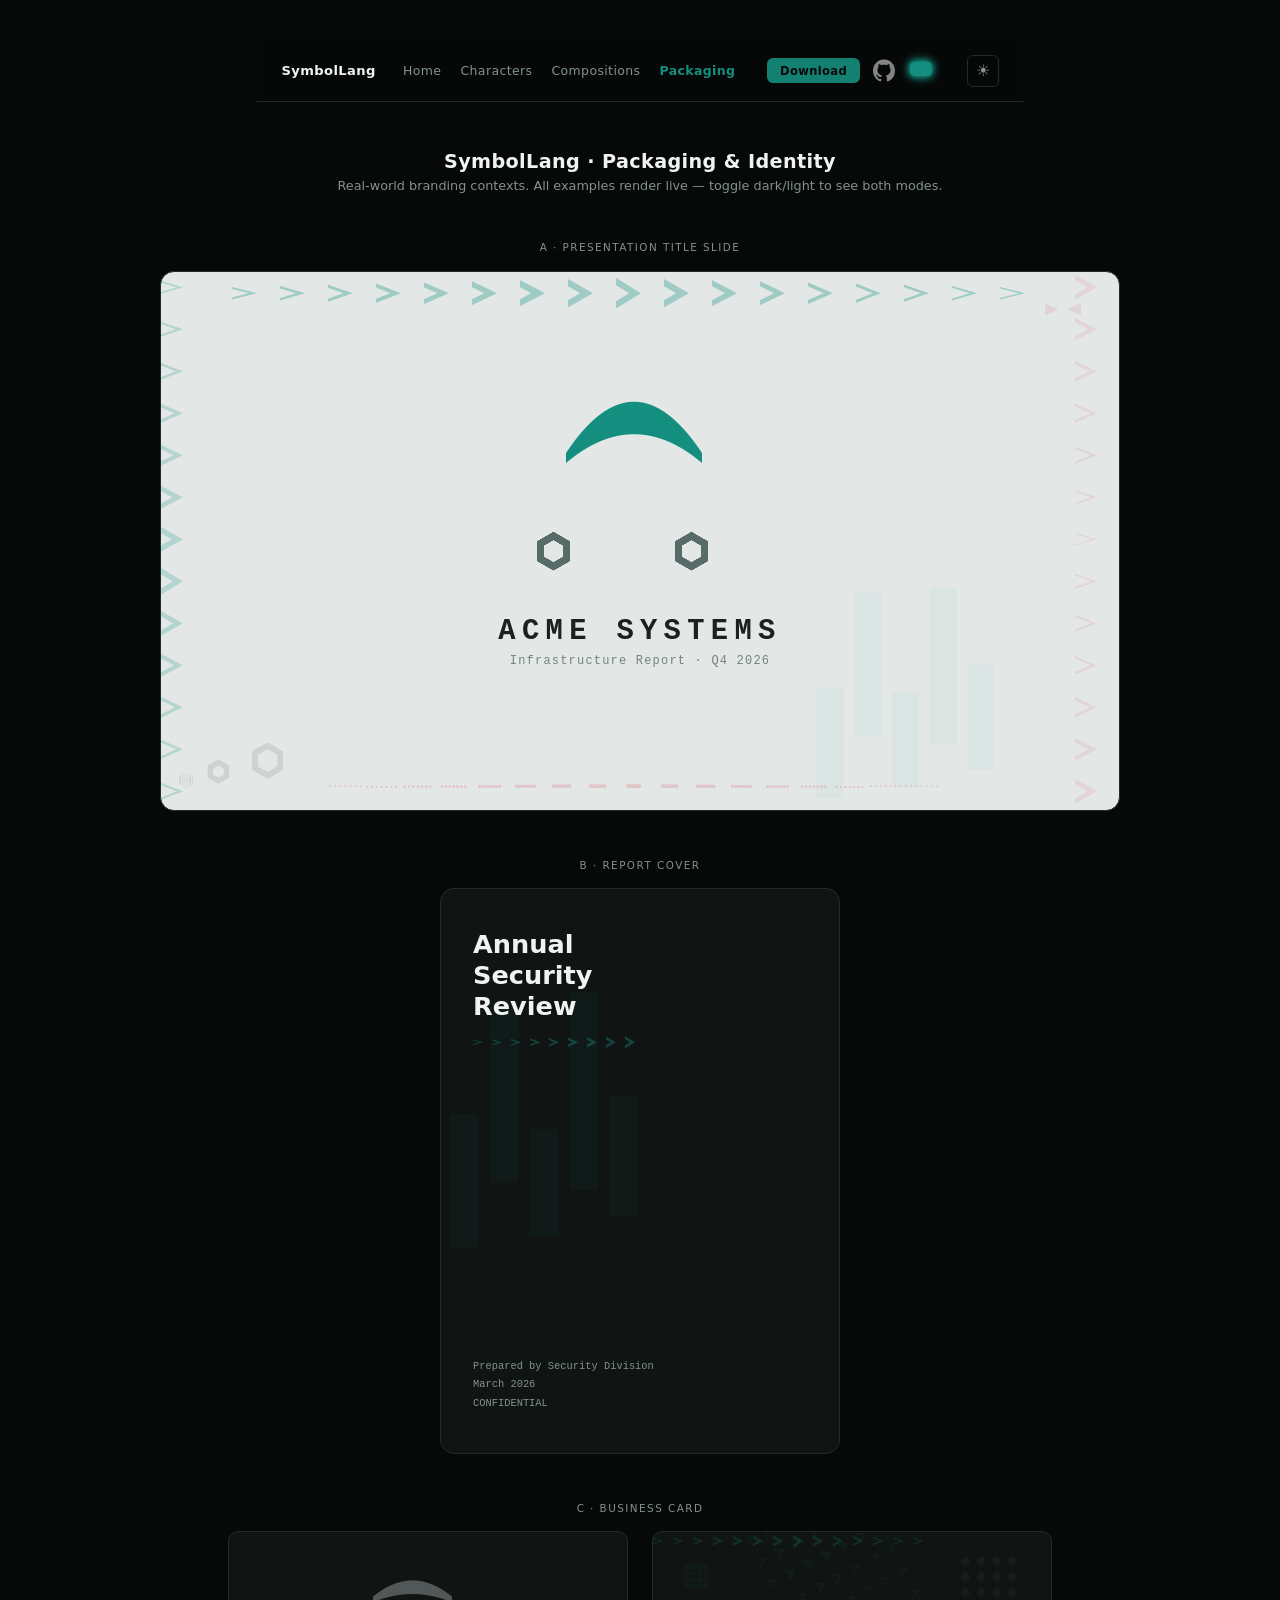
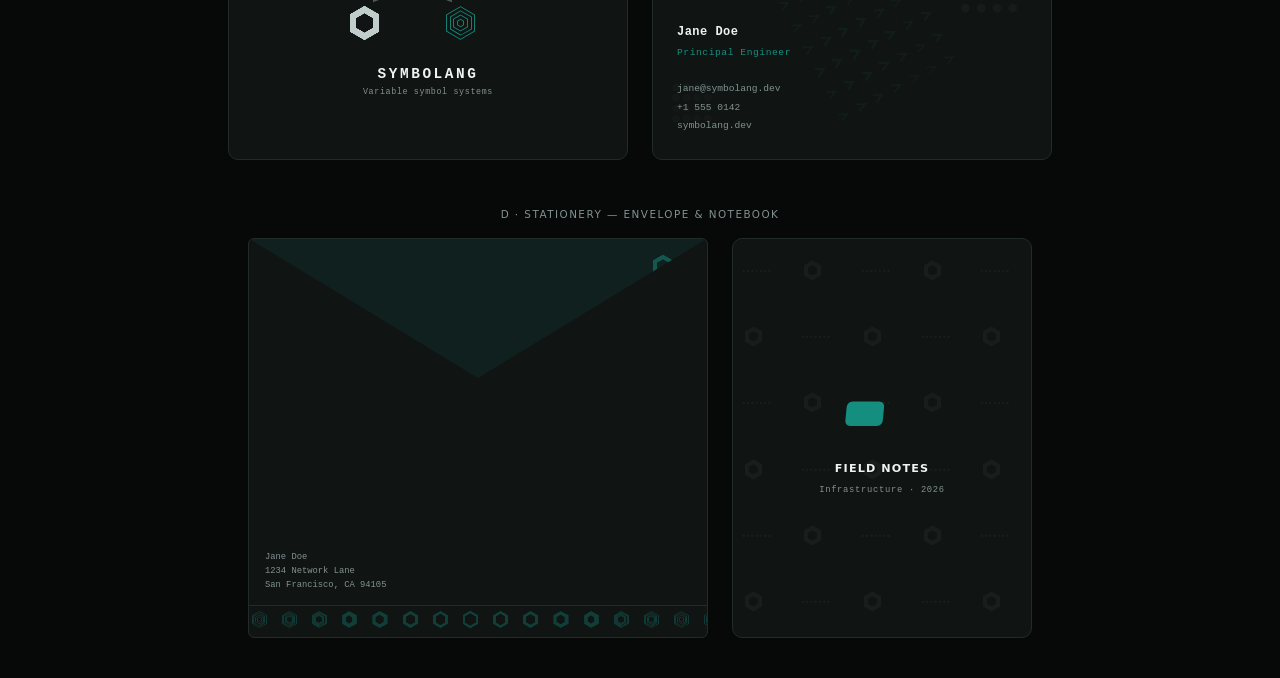
<file: public/sample_c.html>
<!DOCTYPE html>
<html lang="en" data-theme="dark">

<head>
  <meta charset="utf-8">
  <title>SymbolLang · Packaging</title>
  <link rel="stylesheet" href="shared.css">
  <style>
    body {
      padding: 2.5rem 1.5rem;
      display: flex;
      flex-direction: column;
      align-items: center;
      gap: 3rem;
    }

    h1 {
      font-size: 1.2rem;
      font-weight: 600;
      margin: 0;
      letter-spacing: 0.02em;
    }

    .subtitle {
      font-size: 0.8rem;
      color: var(--color-dim);
      margin: 0.3rem 0 0;
    }

    .section-label {
      font-size: 0.65rem;
      color: var(--color-dim);
      text-transform: uppercase;
      letter-spacing: 0.14em;
      margin-bottom: 0.5rem;
    }

    .showcase {
      width: min(960px, 94vw);
      display: flex;
      flex-direction: column;
      align-items: center;
      gap: 0.6rem;
    }

    .mono {
      font-family: ui-monospace, "SF Mono", monospace;
    }

    /* ============================================================
       A. PRESENTATION TITLE SLIDE
       ============================================================ */
    .slide-card {
      width: 100%;
      aspect-ratio: 16 / 9;
      background: var(--color-slide, #08080e);
      border: 1px solid var(--color-border);
      border-radius: 14px;
      position: relative;
      overflow: hidden;
      display: flex;
      flex-direction: column;
      align-items: center;
      justify-content: center;
    }

    .slide-watermark {
      position: absolute;
      top: 50%;
      left: 50%;
      transform: translate(-50%, -50%);
      font-size: clamp(320px, 55vw, 640px);
      color: #ffffff;
      opacity: 0.022;
      pointer-events: none;
    }

    .slide-watermark-2 {
      position: absolute;
      bottom: -18%;
      right: -6%;
      font-size: clamp(180px, 30vw, 360px);
      color: var(--color-accent);
      opacity: 0.038;
      pointer-events: none;
    }

    .slide-ribbon {
      position: absolute;
      top: 0;
      left: 0;
      right: 0;
      display: flex;
      justify-content: center;
      gap: 0;
      overflow: hidden;
      height: clamp(30px, 5vw, 52px);
      opacity: 0.32;
    }

    .slide-ribbon span {
      font-size: clamp(26px, 4.5vw, 48px);
      color: var(--color-accent);
      line-height: 1;
    }

    .slide-left-ribbon {
      position: absolute;
      left: 0;
      top: 0;
      bottom: 0;
      display: flex;
      flex-direction: column;
      justify-content: center;
      overflow: hidden;
      width: clamp(24px, 3.8vw, 44px);
      opacity: 0.22;
    }

    .slide-left-ribbon span {
      font-size: clamp(22px, 3.6vw, 42px);
      color: var(--color-accent);
      line-height: 1;
    }

    .slide-right-ribbon {
      position: absolute;
      right: 0;
      top: 0;
      bottom: 0;
      display: flex;
      flex-direction: column;
      justify-content: center;
      overflow: hidden;
      width: clamp(24px, 3.8vw, 44px);
      opacity: 0.11;
    }

    .slide-right-ribbon span {
      font-size: clamp(22px, 3.6vw, 42px);
      color: var(--color-accent2);
      line-height: 1;
    }

    .slide-hex-cluster {
      position: absolute;
      bottom: clamp(6px, 1.2vw, 14px);
      left: clamp(8px, 1.5vw, 18px);
      display: flex;
      align-items: flex-end;
      gap: 0;
      opacity: 0.16;
      pointer-events: none;
    }

    .slide-hex-cluster span {
      line-height: 1;
      color: var(--color-slide-glyph);
    }

    .slide-accent-tr {
      position: absolute;
      top: clamp(5px, 1vw, 12px);
      right: clamp(8px, 1.5vw, 18px);
      opacity: 0.12;
      pointer-events: none;
      color: var(--color-accent2);
    }

    .slide-logo {
      position: relative;
      z-index: 2;
      display: flex;
      flex-direction: column;
      align-items: center;
      gap: 0;
    }

    .slide-logo .bridge {
      font-size: clamp(90px, 16vw, 200px);
      color: var(--color-accent);
      line-height: 0.55;
      transform: translateX(0.13em);
    }

    .slide-logo .hex-pair {
      display: flex;
      justify-content: center;
      gap: clamp(2.2rem, 5.5vw, 5rem);
      margin-top: -0.12em;
    }

    .slide-logo .hex-pair span {
      font-size: clamp(30px, 5.5vw, 68px);
      color: var(--color-slide-glyph);
    }

    .slide-text {
      position: relative;
      z-index: 2;
      text-align: center;
      margin-top: clamp(0.8rem, 2vw, 1.6rem);
    }

    .slide-text .company {
      font-size: clamp(1rem, 2.5vw, 1.8rem);
      color: var(--color-slide-ink);
      letter-spacing: 0.22em;
      font-weight: 600;
    }

    .slide-text .slide-sub {
      font-size: clamp(0.5rem, 1.1vw, 0.75rem);
      color: var(--color-slide-dim);
      letter-spacing: 0.1em;
      margin-top: 0.4rem;
    }

    .slide-bottom-bar {
      position: absolute;
      bottom: 0;
      left: 0;
      right: 0;
      display: flex;
      justify-content: center;
      gap: 0;
      overflow: hidden;
      height: clamp(22px, 3.8vw, 40px);
      opacity: 0.2;
    }

    .slide-bottom-bar span {
      font-size: clamp(20px, 3.2vw, 36px);
      color: var(--color-accent2);
      line-height: 1;
    }

    /* ============================================================
       B. REPORT COVER
       ============================================================ */
    .report-card {
      width: min(400px, 70vw);
      aspect-ratio: 210 / 297;
      background: var(--color-panel);
      border: 1px solid var(--color-border);
      border-radius: 14px;
      display: flex;
      flex-direction: column;
      justify-content: space-between;
      padding: 2.5rem 2rem;
      position: relative;
      overflow: hidden;
    }

    .report-watermark {
      position: absolute;
      top: 50%;
      left: 50%;
      transform: translate(-50%, -50%);
      font-size: clamp(200px, 40vw, 380px);
      color: var(--color-accent);
      opacity: 0.06;
      pointer-events: none;
    }

    .report-top {
      position: relative;
      z-index: 1;
    }

    .report-title {
      font-size: clamp(1.1rem, 3vw, 1.6rem);
      font-weight: 700;
      line-height: 1.2;
      margin: 0 0 0.8rem;
    }

    .report-accent-bar {
      display: flex;
      gap: 0;
      overflow: hidden;
      height: 1.4rem;
      opacity: 0.4;
    }

    .report-accent-bar span {
      font-size: 1.2rem;
      color: var(--color-accent);
      line-height: 1;
    }

    .report-meta {
      position: relative;
      z-index: 1;
      font-size: 0.65rem;
      color: var(--color-dim);
      line-height: 1.8;
    }

    /* ============================================================
       C. BUSINESS CARD
       ============================================================ */
    .cards-row {
      display: flex;
      gap: 1.5rem;
      flex-wrap: wrap;
      justify-content: center;
      width: 100%;
    }

    .biz-card {
      width: min(400px, 44vw);
      aspect-ratio: 3.5 / 2;
      background: var(--color-panel);
      border: 1px solid var(--color-border);
      border-radius: 10px;
      position: relative;
      overflow: hidden;
      padding: 1.5rem;
    }

    @media (max-width: 700px) {
      .biz-card {
        width: 90vw;
      }
    }

    .biz-front {
      display: flex;
      flex-direction: column;
      align-items: center;
      justify-content: center;
      gap: 0.3rem;
    }

    .biz-logo {
      display: flex;
      flex-direction: column;
      align-items: center;
      gap: 0;
    }

    .biz-bridge {
      font-size: clamp(68px, 14vw, 116px);
      color: var(--color-dimmer);
      line-height: 0.18;
      transform: translateX(0.03em);
    }

    .biz-hexes {
      display: flex;
      gap: clamp(1.2rem, 3vw, 2.2rem);
      margin-top: clamp(-20px, -3.5vw, -12px);
    }

    .biz-hexes span {
      font-size: clamp(36px, 7.5vw, 60px);
      color: var(--color-glyph);
      line-height: 1;
    }

    .biz-front .company-name {
      font-size: clamp(0.65rem, 1.4vw, 0.9rem);
      letter-spacing: 0.18em;
      font-weight: 600;
      margin-top: 0.35rem;
    }

    .biz-front .biz-tagline {
      font-size: 0.52rem;
      color: var(--color-dim);
      letter-spacing: 0.08em;
    }

    .biz-back {
      display: flex;
      flex-direction: column;
      justify-content: flex-end;
    }

    .biz-back-lattice {
      position: absolute;
      inset: 0;
      pointer-events: none;
    }

    .biz-back-sash {
      position: absolute;
      top: -80%;
      right: -28%;
      width: 85%;
      height: 260%;
      transform: rotate(-28deg);
      display: flex;
      flex-direction: column;
      gap: 0;
      overflow: hidden;
      opacity: 0.075;
      pointer-events: none;
    }

    .biz-back-sash .sash-row {
      display: flex;
    }

    .biz-back-sash .sash-row span {
      font-size: clamp(14px, 2.4vw, 20px);
      color: var(--color-accent);
      line-height: 1.25;
    }

    .biz-back-ribbon {
      position: absolute;
      place-self: anchor-center;
      top: 0;
      left: 0;
      right: 0;
      display: flex;
      gap: 0;
      overflow: hidden;
      height: clamp(14px, 2.5vw, 22px);
    }

    .biz-back-ribbon span {
      font-size: clamp(12px, 2vw, 20px);
      color: var(--color-accent);
      opacity: 0.22;
      line-height: 1;
    }

    .biz-contact {
      position: relative;
      z-index: 1;
      font-size: 0.6rem;
      color: var(--color-dim);
      line-height: 1.9;
    }

    .biz-contact .name {
      font-size: 0.75rem;
      color: var(--color-ink);
      font-weight: 600;
      letter-spacing: 0.04em;
    }

    .biz-contact .role {
      color: var(--color-accent);
      font-size: 0.6rem;
      letter-spacing: 0.06em;
    }

    /* ============================================================
       D. ENVELOPE & NOTEBOOK
       ============================================================ */
    .objects-row {
      display: flex;
      gap: 1.5rem;
      flex-wrap: wrap;
      justify-content: center;
      width: 100%;
    }

    .envelope {
      width: min(460px, 46vw);
      aspect-ratio: 16 / 9;
      background: var(--color-panel);
      border: 1px solid var(--color-border);
      border-radius: 6px;
      position: relative;
      overflow: hidden;
      display: flex;
      flex-direction: column;
    }

    @media (max-width: 700px) {
      .envelope {
        width: 90vw;
      }

      .notebook {
        width: 90vw !important;
      }
    }

    .envelope-flap {
      width: 100%;
      height: 35%;
      background: color-mix(in srgb, var(--color-panel) 90%, var(--color-accent));
      clip-path: polygon(0 0, 100% 0, 50% 100%);
      display: flex;
      justify-content: center;
      padding-top: 0.4rem;
      position: relative;
    }

    .envelope-body {
      flex: 1;
      display: flex;
      flex-direction: column;
      justify-content: flex-end;
    }

    .envelope-strip {
      display: flex;
      justify-content: center;
      gap: 0;
      overflow: hidden;
      height: clamp(20px, 3.5vw, 32px);
      border-top: 1px solid var(--color-border);
    }

    .envelope-strip span {
      font-size: clamp(18px, 3vw, 30px);
      color: var(--color-accent);
      opacity: 0.35;
      line-height: 1;
    }

    .envelope-address {
      padding: 0.8rem 1rem;
      font-size: 0.55rem;
      color: var(--color-dim);
      line-height: 1.6;
    }

    .envelope-stamp {
      position: absolute;
      top: 0.6rem;
      right: 0.8rem;
      font-size: clamp(28px, 4vw, 40px);
      color: var(--color-accent);
      opacity: 0.5;
    }

    .notebook {
      width: min(300px, 40vw);
      aspect-ratio: 3 / 4;
      background: var(--color-panel);
      border: 1px solid var(--color-border);
      border-radius: 10px;
      position: relative;
      overflow: hidden;
      display: flex;
      flex-direction: column;
      align-items: center;
      justify-content: center;
      gap: 0.6rem;
    }

    .notebook-pattern {
      position: absolute;
      inset: 0;
      display: grid;
      grid-template-columns: repeat(5, 1fr);
      grid-template-rows: repeat(6, 1fr);
      place-items: center;
      opacity: 0.05;
      pointer-events: none;
    }

    .notebook-pattern span {
      font-size: clamp(24px, 4vw, 36px);
      color: var(--color-glyph);
    }

    .notebook-title {
      position: relative;
      z-index: 1;
      font-size: 0.7rem;
      font-weight: 600;
      letter-spacing: 0.1em;
      text-transform: uppercase;
    }

    .notebook-logo {
      position: relative;
      z-index: 1;
      font-size: clamp(48px, 10vw, 72px);
      color: var(--color-accent);
    }

    .notebook-sub {
      position: relative;
      z-index: 1;
      font-size: 0.55rem;
      color: var(--color-dim);
      letter-spacing: 0.08em;
    }

  </style>
  <script src="shared.js"></script>
  <script src="palette.js"></script>
</head>

<body>

  <nav class="site-nav">
    <div class="nav-left">
      <a href="index.html" class="nav-brand">SymbolLang</a>
      <a href="index.html">Home</a>
      <a href="sample_a.html">Characters</a>
      <a href="sample_b.html">Compositions</a>
      <a href="sample_c.html" class="active">Packaging</a>
    </div>
    <div class="nav-right">
      <a href="downloads.html" class="nav-download">Download</a>
      <a href="https://github.com/juanantoniofm/SymboLang.git" target="_blank" rel="noopener" class="nav-github"
        aria-label="GitHub"><img class="icon-dark" src="icons/GitHub_Invertocat_White.svg" alt="GitHub"><img
          class="icon-light" src="icons/GitHub_Invertocat_Black.svg" alt="GitHub"></a>
      <button id="theme-toggle" aria-label="Toggle theme">&#x25D0;</button>
    </div>
  </nav>

  <header style="text-align:center;">
    <h1>SymbolLang · Packaging &amp; Identity</h1>
    <p class="subtitle">Real-world branding contexts. All examples render live &mdash; toggle dark/light to see both
      modes.</p>
  </header>

  <!-- ============ A. PRESENTATION TITLE SLIDE ============ -->
  <div class="showcase">
    <div class="section-label">A · Presentation Title Slide</div>
    <div class="slide-card">

      <span class="sym slide-watermark" style="font-variation-settings:'wght' 200,'MORF' 400;">G</span>
      <span class="sym slide-watermark-2" style="font-variation-settings:'wght' 800,'MORF' 900;">M</span>

      <div class="slide-left-ribbon">
        <span class="sym" style="font-variation-settings:'wght' 200,'MORF' 100;">C</span>
        <span class="sym" style="font-variation-settings:'wght' 300,'MORF' 200;">C</span>
        <span class="sym" style="font-variation-settings:'wght' 400,'MORF' 300;">C</span>
        <span class="sym" style="font-variation-settings:'wght' 500,'MORF' 400;">C</span>
        <span class="sym" style="font-variation-settings:'wght' 600,'MORF' 500;">C</span>
        <span class="sym" style="font-variation-settings:'wght' 700,'MORF' 600;">C</span>
        <span class="sym" style="font-variation-settings:'wght' 800,'MORF' 700;">C</span>
        <span class="sym" style="font-variation-settings:'wght' 900,'MORF' 800;">C</span>
        <span class="sym" style="font-variation-settings:'wght' 900,'MORF' 900;">C</span>
        <span class="sym" style="font-variation-settings:'wght' 800,'MORF' 800;">C</span>
        <span class="sym" style="font-variation-settings:'wght' 700,'MORF' 700;">C</span>
        <span class="sym" style="font-variation-settings:'wght' 600,'MORF' 600;">C</span>
        <span class="sym" style="font-variation-settings:'wght' 500,'MORF' 500;">C</span>
        <span class="sym" style="font-variation-settings:'wght' 400,'MORF' 400;">C</span>
        <span class="sym" style="font-variation-settings:'wght' 300,'MORF' 300;">C</span>
      </div>

      <div class="slide-right-ribbon">
        <span class="sym" style="font-variation-settings:'wght' 900,'MORF' 900;">C</span>
        <span class="sym" style="font-variation-settings:'wght' 800,'MORF' 800;">C</span>
        <span class="sym" style="font-variation-settings:'wght' 700,'MORF' 700;">C</span>
        <span class="sym" style="font-variation-settings:'wght' 600,'MORF' 600;">C</span>
        <span class="sym" style="font-variation-settings:'wght' 500,'MORF' 500;">C</span>
        <span class="sym" style="font-variation-settings:'wght' 400,'MORF' 400;">C</span>
        <span class="sym" style="font-variation-settings:'wght' 300,'MORF' 300;">C</span>
        <span class="sym" style="font-variation-settings:'wght' 200,'MORF' 200;">C</span>
        <span class="sym" style="font-variation-settings:'wght' 300,'MORF' 300;">C</span>
        <span class="sym" style="font-variation-settings:'wght' 400,'MORF' 400;">C</span>
        <span class="sym" style="font-variation-settings:'wght' 500,'MORF' 500;">C</span>
        <span class="sym" style="font-variation-settings:'wght' 600,'MORF' 600;">C</span>
        <span class="sym" style="font-variation-settings:'wght' 700,'MORF' 700;">C</span>
        <span class="sym" style="font-variation-settings:'wght' 800,'MORF' 800;">C</span>
        <span class="sym" style="font-variation-settings:'wght' 900,'MORF' 900;">C</span>
      </div>

      <div class="slide-ribbon">
        <span class="sym" style="font-variation-settings:'wght' 300,'MORF' 100;">C</span>
        <span class="sym" style="font-variation-settings:'wght' 400,'MORF' 200;">C</span>
        <span class="sym" style="font-variation-settings:'wght' 500,'MORF' 300;">C</span>
        <span class="sym" style="font-variation-settings:'wght' 600,'MORF' 400;">C</span>
        <span class="sym" style="font-variation-settings:'wght' 700,'MORF' 500;">C</span>
        <span class="sym" style="font-variation-settings:'wght' 800,'MORF' 600;">C</span>
        <span class="sym" style="font-variation-settings:'wght' 900,'MORF' 700;">C</span>
        <span class="sym" style="font-variation-settings:'wght' 900,'MORF' 800;">C</span>
        <span class="sym" style="font-variation-settings:'wght' 900,'MORF' 900;">C</span>
        <span class="sym" style="font-variation-settings:'wght' 900,'MORF' 800;">C</span>
        <span class="sym" style="font-variation-settings:'wght' 800,'MORF' 700;">C</span>
        <span class="sym" style="font-variation-settings:'wght' 700,'MORF' 600;">C</span>
        <span class="sym" style="font-variation-settings:'wght' 600,'MORF' 500;">C</span>
        <span class="sym" style="font-variation-settings:'wght' 500,'MORF' 400;">C</span>
        <span class="sym" style="font-variation-settings:'wght' 400,'MORF' 300;">C</span>
        <span class="sym" style="font-variation-settings:'wght' 300,'MORF' 200;">C</span>
        <span class="sym" style="font-variation-settings:'wght' 200,'MORF' 100;">C</span>
      </div>

      <!-- bottom-left hex cluster: 3 nodes ascending size = infrastructure at scale -->
      <div class="slide-hex-cluster">
        <span class="sym"
          style="font-size:clamp(14px,2.4vw,28px); font-variation-settings:'wght' 300,'MORF' 100;">H</span>
        <span class="sym"
          style="font-size:clamp(22px,3.8vw,44px); font-variation-settings:'wght' 500,'MORF' 500;">H</span>
        <span class="sym"
          style="font-size:clamp(34px,5.8vw,64px); font-variation-settings:'wght' 700,'MORF' 900;">H</span>
      </div>

      <!-- top-right relay accent -->
      <span class="sym slide-accent-tr"
        style="font-size:clamp(30px,5vw,56px); font-variation-settings:'wght' 600,'MORF' 700;">R</span>

      <div class="slide-logo">
        <span class="sym bridge" style="font-variation-settings:'wght' 700,'MORF' 600;">A</span>
        <div class="hex-pair">
          <span class="sym" style="font-variation-settings:'wght' 800,'MORF' 900;">H</span>
          <span class="sym" style="font-variation-settings:'wght' 800,'MORF' 900;">H</span>
        </div>
      </div>

      <div class="slide-text mono">
        <div class="company">ACME SYSTEMS</div>
        <div class="slide-sub">Infrastructure Report &middot; Q4 2026</div>
      </div>

      <div class="slide-bottom-bar">
        <span class="sym" style="font-variation-settings:'wght' 300,'MORF' 100;">D</span>
        <span class="sym" style="font-variation-settings:'wght' 400,'MORF' 200;">D</span>
        <span class="sym" style="font-variation-settings:'wght' 500,'MORF' 300;">D</span>
        <span class="sym" style="font-variation-settings:'wght' 600,'MORF' 400;">D</span>
        <span class="sym" style="font-variation-settings:'wght' 700,'MORF' 500;">D</span>
        <span class="sym" style="font-variation-settings:'wght' 800,'MORF' 600;">D</span>
        <span class="sym" style="font-variation-settings:'wght' 900,'MORF' 700;">D</span>
        <span class="sym" style="font-variation-settings:'wght' 900,'MORF' 800;">D</span>
        <span class="sym" style="font-variation-settings:'wght' 900,'MORF' 900;">D</span>
        <span class="sym" style="font-variation-settings:'wght' 900,'MORF' 800;">D</span>
        <span class="sym" style="font-variation-settings:'wght' 800,'MORF' 700;">D</span>
        <span class="sym" style="font-variation-settings:'wght' 700,'MORF' 600;">D</span>
        <span class="sym" style="font-variation-settings:'wght' 600,'MORF' 500;">D</span>
        <span class="sym" style="font-variation-settings:'wght' 500,'MORF' 400;">D</span>
        <span class="sym" style="font-variation-settings:'wght' 400,'MORF' 300;">D</span>
        <span class="sym" style="font-variation-settings:'wght' 300,'MORF' 200;">D</span>
        <span class="sym" style="font-variation-settings:'wght' 200,'MORF' 100;">D</span>
      </div>
    </div>
  </div>

  <!-- ============ B. REPORT COVER ============ -->
  <div class="showcase">
    <div class="section-label">B · Report Cover</div>
    <div class="report-card">
      <span class="sym report-watermark" style="font-variation-settings:'wght' 900,'MORF' 900;">M</span>
      <div class="report-top">
        <h2 class="report-title">Annual<br>Security<br>Review</h2>
        <div class="report-accent-bar">
          <span class="sym" style="font-variation-settings:'wght' 300,'MORF' 100;">C</span>
          <span class="sym" style="font-variation-settings:'wght' 400,'MORF' 200;">C</span>
          <span class="sym" style="font-variation-settings:'wght' 500,'MORF' 300;">C</span>
          <span class="sym" style="font-variation-settings:'wght' 600,'MORF' 400;">C</span>
          <span class="sym" style="font-variation-settings:'wght' 700,'MORF' 500;">C</span>
          <span class="sym" style="font-variation-settings:'wght' 800,'MORF' 600;">C</span>
          <span class="sym" style="font-variation-settings:'wght' 900,'MORF' 700;">C</span>
          <span class="sym" style="font-variation-settings:'wght' 900,'MORF' 800;">C</span>
          <span class="sym" style="font-variation-settings:'wght' 900,'MORF' 900;">C</span>
        </div>
      </div>
      <div class="report-meta mono">
        Prepared by Security Division<br>
        March 2026<br>
        CONFIDENTIAL
      </div>
    </div>
  </div>

  <!-- ============ C. BUSINESS CARD ============ -->
  <div class="showcase">
    <div class="section-label">C · Business Card</div>
    <div class="cards-row">

      <!-- Front: bigger hexes, bridge offset fixed -->
      <div class="biz-card biz-front">
        <div class="biz-logo">
          <span class="sym biz-bridge" style="font-variation-settings:'wght' 450,'MORF' 400;">A</span>
          <div class="biz-hexes">
            <span class="sym" style="font-variation-settings:'wght' 800,'MORF' 900;">H</span>
            <span class="sym" style="font-variation-settings:'wght' 200,'MORF' 100; color: var(--color-accent)">H</span>
          </div>
        </div>
        <div class="company-name mono">SYMBOLANG</div>
        <div class="biz-tagline mono">Variable symbol systems</div>
      </div>

      <!-- Back: C-lattice grid + diagonal sash + ribbon -->
      <div class="biz-card biz-back">

        <div class="biz-back-lattice">
          <!-- secondary: medium denser G, offset top-right -->
          <span class="sym"
            style="font-size:clamp(60px,11vw,90px); font-variation-settings:'wght' 500,'MORF' 500; color:var(--color-glyph); opacity:0.04; position:absolute; top:5%; right:0%;">G</span>
          <!-- tertiary: small dense G, offset bottom-left -->
          <span class="sym"
            style="font-size:clamp(40px,7vw,60px); font-variation-settings:'wght' 300,'MORF' 700; color:var(--color-dim); opacity:0.04; position:absolute; bottom:10%; left:5%;">G</span>
          <!-- accent: tiny tight G, top-left -->
          <span class="sym"
            style="font-size:clamp(24px,4vw,36px); font-variation-settings:'wght' 600,'MORF' 900; color:var(--color-accent); opacity:0.06; position:absolute; top:12%; left:8%;">G</span>
        </div>

        <div class="biz-back-sash">
          <div class="sash-row"><span class="sym" style="font-variation-settings:'wght' 700,'MORF' 600;">C</span><span
              class="sym" style="font-variation-settings:'wght' 800,'MORF' 700;">C</span><span class="sym"
              style="font-variation-settings:'wght' 900,'MORF' 800;">C</span><span class="sym"
              style="font-variation-settings:'wght' 800,'MORF' 700;">C</span><span class="sym"
              style="font-variation-settings:'wght' 700,'MORF' 600;">C</span><span class="sym"
              style="font-variation-settings:'wght' 600,'MORF' 500;">C</span><span class="sym"
              style="font-variation-settings:'wght' 700,'MORF' 600;">C</span></div>
          <div class="sash-row"><span class="sym" style="font-variation-settings:'wght' 800,'MORF' 700;">C</span><span
              class="sym" style="font-variation-settings:'wght' 900,'MORF' 800;">C</span><span class="sym"
              style="font-variation-settings:'wght' 900,'MORF' 900;">C</span><span class="sym"
              style="font-variation-settings:'wght' 900,'MORF' 800;">C</span><span class="sym"
              style="font-variation-settings:'wght' 800,'MORF' 700;">C</span><span class="sym"
              style="font-variation-settings:'wght' 700,'MORF' 600;">C</span><span class="sym"
              style="font-variation-settings:'wght' 800,'MORF' 700;">C</span></div>
          <div class="sash-row"><span class="sym" style="font-variation-settings:'wght' 700,'MORF' 600;">C</span><span
              class="sym" style="font-variation-settings:'wght' 800,'MORF' 700;">C</span><span class="sym"
              style="font-variation-settings:'wght' 900,'MORF' 800;">C</span><span class="sym"
              style="font-variation-settings:'wght' 800,'MORF' 700;">C</span><span class="sym"
              style="font-variation-settings:'wght' 700,'MORF' 600;">C</span><span class="sym"
              style="font-variation-settings:'wght' 600,'MORF' 500;">C</span><span class="sym"
              style="font-variation-settings:'wght' 700,'MORF' 600;">C</span></div>
          <div class="sash-row"><span class="sym" style="font-variation-settings:'wght' 600,'MORF' 500;">C</span><span
              class="sym" style="font-variation-settings:'wght' 700,'MORF' 600;">C</span><span class="sym"
              style="font-variation-settings:'wght' 800,'MORF' 700;">C</span><span class="sym"
              style="font-variation-settings:'wght' 700,'MORF' 600;">C</span><span class="sym"
              style="font-variation-settings:'wght' 600,'MORF' 500;">C</span><span class="sym"
              style="font-variation-settings:'wght' 500,'MORF' 400;">C</span><span class="sym"
              style="font-variation-settings:'wght' 600,'MORF' 500;">C</span></div>
          <div class="sash-row"><span class="sym" style="font-variation-settings:'wght' 700,'MORF' 600;">C</span><span
              class="sym" style="font-variation-settings:'wght' 800,'MORF' 700;">C</span><span class="sym"
              style="font-variation-settings:'wght' 900,'MORF' 800;">C</span><span class="sym"
              style="font-variation-settings:'wght' 800,'MORF' 700;">C</span><span class="sym"
              style="font-variation-settings:'wght' 700,'MORF' 600;">C</span><span class="sym"
              style="font-variation-settings:'wght' 600,'MORF' 500;">C</span><span class="sym"
              style="font-variation-settings:'wght' 700,'MORF' 600;">C</span></div>
          <div class="sash-row"><span class="sym" style="font-variation-settings:'wght' 800,'MORF' 700;">C</span><span
              class="sym" style="font-variation-settings:'wght' 900,'MORF' 800;">C</span><span class="sym"
              style="font-variation-settings:'wght' 900,'MORF' 900;">C</span><span class="sym"
              style="font-variation-settings:'wght' 900,'MORF' 800;">C</span><span class="sym"
              style="font-variation-settings:'wght' 800,'MORF' 700;">C</span><span class="sym"
              style="font-variation-settings:'wght' 700,'MORF' 600;">C</span><span class="sym"
              style="font-variation-settings:'wght' 800,'MORF' 700;">C</span></div>
          <div class="sash-row"><span class="sym" style="font-variation-settings:'wght' 700,'MORF' 600;">C</span><span
              class="sym" style="font-variation-settings:'wght' 800,'MORF' 700;">C</span><span class="sym"
              style="font-variation-settings:'wght' 900,'MORF' 800;">C</span><span class="sym"
              style="font-variation-settings:'wght' 800,'MORF' 700;">C</span><span class="sym"
              style="font-variation-settings:'wght' 700,'MORF' 600;">C</span><span class="sym"
              style="font-variation-settings:'wght' 600,'MORF' 500;">C</span><span class="sym"
              style="font-variation-settings:'wght' 700,'MORF' 600;">C</span></div>
          <div class="sash-row"><span class="sym" style="font-variation-settings:'wght' 600,'MORF' 500;">C</span><span
              class="sym" style="font-variation-settings:'wght' 700,'MORF' 600;">C</span><span class="sym"
              style="font-variation-settings:'wght' 800,'MORF' 700;">C</span><span class="sym"
              style="font-variation-settings:'wght' 700,'MORF' 600;">C</span><span class="sym"
              style="font-variation-settings:'wght' 600,'MORF' 500;">C</span><span class="sym"
              style="font-variation-settings:'wght' 500,'MORF' 400;">C</span><span class="sym"
              style="font-variation-settings:'wght' 600,'MORF' 500;">C</span></div>
          <div class="sash-row"><span class="sym" style="font-variation-settings:'wght' 700,'MORF' 600;">C</span><span
              class="sym" style="font-variation-settings:'wght' 800,'MORF' 700;">C</span><span class="sym"
              style="font-variation-settings:'wght' 900,'MORF' 800;">C</span><span class="sym"
              style="font-variation-settings:'wght' 800,'MORF' 700;">C</span><span class="sym"
              style="font-variation-settings:'wght' 700,'MORF' 600;">C</span><span class="sym"
              style="font-variation-settings:'wght' 600,'MORF' 500;">C</span><span class="sym"
              style="font-variation-settings:'wght' 700,'MORF' 600;">C</span></div>
          <div class="sash-row"><span class="sym" style="font-variation-settings:'wght' 800,'MORF' 700;">C</span><span
              class="sym" style="font-variation-settings:'wght' 900,'MORF' 800;">C</span><span class="sym"
              style="font-variation-settings:'wght' 900,'MORF' 900;">C</span><span class="sym"
              style="font-variation-settings:'wght' 900,'MORF' 800;">C</span><span class="sym"
              style="font-variation-settings:'wght' 800,'MORF' 700;">C</span><span class="sym"
              style="font-variation-settings:'wght' 700,'MORF' 600;">C</span><span class="sym"
              style="font-variation-settings:'wght' 800,'MORF' 700;">C</span></div>
          <div class="sash-row"><span class="sym" style="font-variation-settings:'wght' 700,'MORF' 600;">C</span><span
              class="sym" style="font-variation-settings:'wght' 800,'MORF' 700;">C</span><span class="sym"
              style="font-variation-settings:'wght' 900,'MORF' 800;">C</span><span class="sym"
              style="font-variation-settings:'wght' 800,'MORF' 700;">C</span><span class="sym"
              style="font-variation-settings:'wght' 700,'MORF' 600;">C</span><span class="sym"
              style="font-variation-settings:'wght' 600,'MORF' 500;">C</span><span class="sym"
              style="font-variation-settings:'wght' 700,'MORF' 600;">C</span></div>
          <div class="sash-row"><span class="sym" style="font-variation-settings:'wght' 600,'MORF' 500;">C</span><span
              class="sym" style="font-variation-settings:'wght' 700,'MORF' 600;">C</span><span class="sym"
              style="font-variation-settings:'wght' 800,'MORF' 700;">C</span><span class="sym"
              style="font-variation-settings:'wght' 700,'MORF' 600;">C</span><span class="sym"
              style="font-variation-settings:'wght' 600,'MORF' 500;">C</span><span class="sym"
              style="font-variation-settings:'wght' 500,'MORF' 400;">C</span><span class="sym"
              style="font-variation-settings:'wght' 600,'MORF' 500;">C</span></div>
        </div>

        <div class="biz-back-ribbon">
          <span class="sym" style="font-variation-settings:'wght' 400,'MORF' 200;">C</span>
          <span class="sym" style="font-variation-settings:'wght' 500,'MORF' 300;">C</span>
          <span class="sym" style="font-variation-settings:'wght' 600,'MORF' 400;">C</span>
          <span class="sym" style="font-variation-settings:'wght' 700,'MORF' 500;">C</span>
          <span class="sym" style="font-variation-settings:'wght' 800,'MORF' 600;">C</span>
          <span class="sym" style="font-variation-settings:'wght' 900,'MORF' 700;">C</span>
          <span class="sym" style="font-variation-settings:'wght' 900,'MORF' 800;">C</span>
          <span class="sym" style="font-variation-settings:'wght' 900,'MORF' 900;">C</span>
          <span class="sym" style="font-variation-settings:'wght' 900,'MORF' 800;">C</span>
          <span class="sym" style="font-variation-settings:'wght' 800,'MORF' 700;">C</span>
          <span class="sym" style="font-variation-settings:'wght' 700,'MORF' 600;">C</span>
          <span class="sym" style="font-variation-settings:'wght' 600,'MORF' 500;">C</span>
          <span class="sym" style="font-variation-settings:'wght' 500,'MORF' 400;">C</span>
          <span class="sym" style="font-variation-settings:'wght' 400,'MORF' 300;">C</span>
        </div>

        <div class="biz-contact mono">
          <div class="name">Jane Doe</div>
          <div class="role">Principal Engineer</div>
          <br>
          jane@symbolang.dev<br>
          +1 555 0142<br>
          symbolang.dev
        </div>
      </div>

    </div>
  </div>

  <!-- ============ D. ENVELOPE & NOTEBOOK ============ -->
  <div class="showcase">
    <div class="section-label">D · Stationery &mdash; Envelope &amp; Notebook</div>
    <div class="objects-row">

      <div class="envelope">
        <div class="envelope-flap">
          <span class="sym envelope-stamp" style="font-variation-settings:'wght' 700,'MORF' 800;">H</span>
        </div>
        <div class="envelope-body">
          <div class="envelope-address mono">
            Jane Doe<br>
            1234 Network Lane<br>
            San Francisco, CA 94105
          </div>
          <div class="envelope-strip">
            <span class="sym" style="font-variation-settings:'wght' 500,'MORF' 100;">H</span>
            <span class="sym" style="font-variation-settings:'wght' 500,'MORF' 200;">H</span>
            <span class="sym" style="font-variation-settings:'wght' 500,'MORF' 300;">H</span>
            <span class="sym" style="font-variation-settings:'wght' 500,'MORF' 400;">H</span>
            <span class="sym" style="font-variation-settings:'wght' 500,'MORF' 500;">H</span>
            <span class="sym" style="font-variation-settings:'wght' 500,'MORF' 600;">H</span>
            <span class="sym" style="font-variation-settings:'wght' 500,'MORF' 700;">H</span>
            <span class="sym" style="font-variation-settings:'wght' 500,'MORF' 800;">H</span>
            <span class="sym" style="font-variation-settings:'wght' 500,'MORF' 900;">H</span>
            <span class="sym" style="font-variation-settings:'wght' 500,'MORF' 800;">H</span>
            <span class="sym" style="font-variation-settings:'wght' 500,'MORF' 700;">H</span>
            <span class="sym" style="font-variation-settings:'wght' 500,'MORF' 600;">H</span>
            <span class="sym" style="font-variation-settings:'wght' 500,'MORF' 500;">H</span>
            <span class="sym" style="font-variation-settings:'wght' 500,'MORF' 400;">H</span>
            <span class="sym" style="font-variation-settings:'wght' 500,'MORF' 300;">H</span>
            <span class="sym" style="font-variation-settings:'wght' 500,'MORF' 200;">H</span>
            <span class="sym" style="font-variation-settings:'wght' 500,'MORF' 100;">H</span>
          </div>
        </div>
      </div>

      <div class="notebook">
        <div class="notebook-pattern">
          <span class="sym" style="font-variation-settings:'wght' 400,'MORF' 300;">D</span>
          <span class="sym" style="font-variation-settings:'wght' 400,'MORF' 500;">H</span>
          <span class="sym" style="font-variation-settings:'wght' 400,'MORF' 300;">D</span>
          <span class="sym" style="font-variation-settings:'wght' 400,'MORF' 500;">H</span>
          <span class="sym" style="font-variation-settings:'wght' 400,'MORF' 300;">D</span>
          <span class="sym" style="font-variation-settings:'wght' 400,'MORF' 500;">H</span>
          <span class="sym" style="font-variation-settings:'wght' 400,'MORF' 300;">D</span>
          <span class="sym" style="font-variation-settings:'wght' 400,'MORF' 500;">H</span>
          <span class="sym" style="font-variation-settings:'wght' 400,'MORF' 300;">D</span>
          <span class="sym" style="font-variation-settings:'wght' 400,'MORF' 500;">H</span>
          <span class="sym" style="font-variation-settings:'wght' 400,'MORF' 300;">D</span>
          <span class="sym" style="font-variation-settings:'wght' 400,'MORF' 500;">H</span>
          <span class="sym" style="font-variation-settings:'wght' 400,'MORF' 300;">D</span>
          <span class="sym" style="font-variation-settings:'wght' 400,'MORF' 500;">H</span>
          <span class="sym" style="font-variation-settings:'wght' 400,'MORF' 300;">D</span>
          <span class="sym" style="font-variation-settings:'wght' 400,'MORF' 500;">H</span>
          <span class="sym" style="font-variation-settings:'wght' 400,'MORF' 300;">D</span>
          <span class="sym" style="font-variation-settings:'wght' 400,'MORF' 500;">H</span>
          <span class="sym" style="font-variation-settings:'wght' 400,'MORF' 300;">D</span>
          <span class="sym" style="font-variation-settings:'wght' 400,'MORF' 500;">H</span>
          <span class="sym" style="font-variation-settings:'wght' 400,'MORF' 300;">D</span>
          <span class="sym" style="font-variation-settings:'wght' 400,'MORF' 500;">H</span>
          <span class="sym" style="font-variation-settings:'wght' 400,'MORF' 300;">D</span>
          <span class="sym" style="font-variation-settings:'wght' 400,'MORF' 500;">H</span>
          <span class="sym" style="font-variation-settings:'wght' 400,'MORF' 300;">D</span>
          <span class="sym" style="font-variation-settings:'wght' 400,'MORF' 500;">H</span>
          <span class="sym" style="font-variation-settings:'wght' 400,'MORF' 300;">D</span>
          <span class="sym" style="font-variation-settings:'wght' 400,'MORF' 500;">H</span>
          <span class="sym" style="font-variation-settings:'wght' 400,'MORF' 300;">D</span>
          <span class="sym" style="font-variation-settings:'wght' 400,'MORF' 500;">H</span>
        </div>
        <span class="sym notebook-logo" style="font-variation-settings:'wght' 600,'MORF' 700;">Q</span>
        <div class="notebook-title">Field Notes</div>
        <div class="notebook-sub mono">Infrastructure &middot; 2026</div>
      </div>

    </div>
  </div>


</body>

</html>
</file>
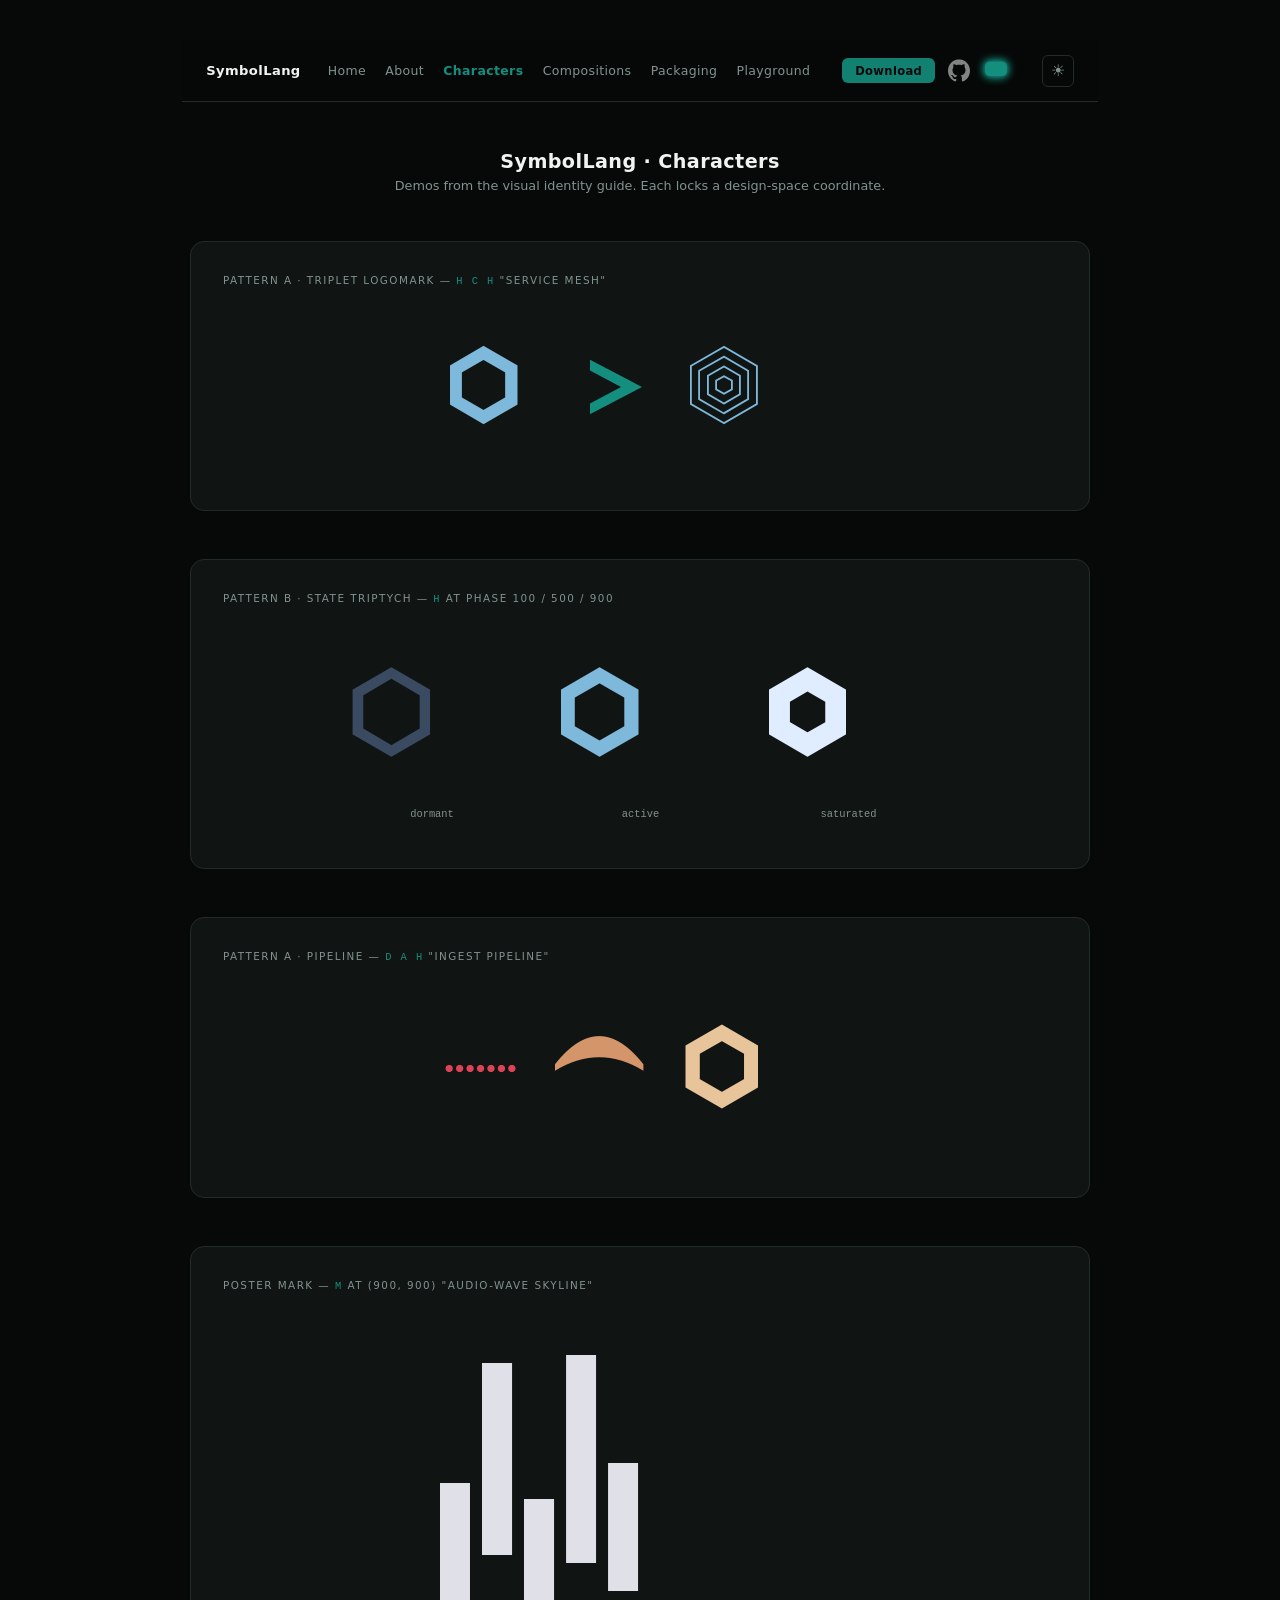
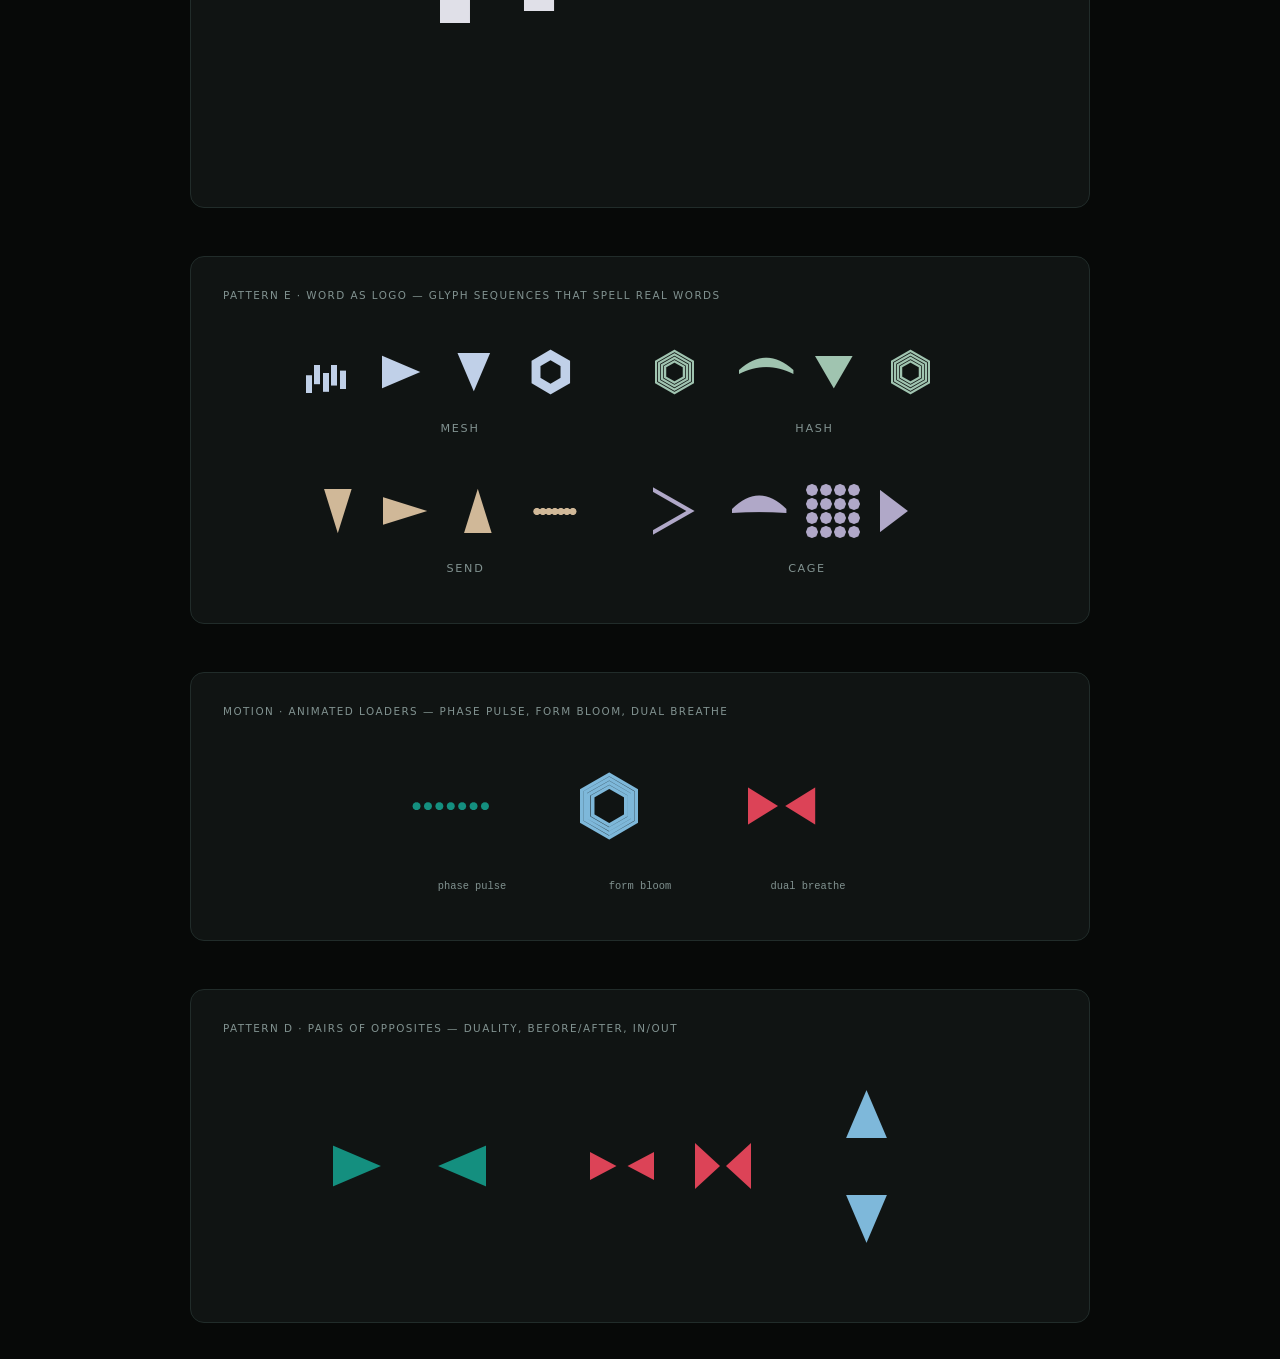
<file: public/sample_catalog.html>
<!DOCTYPE html>
<html lang="en" data-theme="dark">

<head>
  <meta charset="utf-8">
  <title>SymbolLang v5 · Characters</title>
  <link rel="stylesheet" href="css/shared.css">
  <style>
    body {
      padding: 2.5rem 1.5rem;
      display: flex;
      flex-direction: column;
      align-items: center;
      gap: 3rem;
    }

    h1 {
      font-size: 1.2rem;
      font-weight: 600;
      margin: 0;
      letter-spacing: 0.02em;
    }

    .subtitle {
      font-size: 0.8rem;
      color: var(--color-dim);
      margin: 0.3rem 0 0;
    }

    /* ---- demo cards ---- */
    .demo {
      background: var(--color-panel);
      border: 1px solid var(--color-border);
      border-radius: 14px;
      padding: 2rem;
      width: min(900px, 92vw);
    }

    .demo-label {
      font-size: 0.65rem;
      color: var(--color-dim);
      text-transform: uppercase;
      letter-spacing: 0.14em;
      margin: 0 0 1.2rem;
    }

    .demo-label code {
      color: var(--color-accent);
      font-family: ui-monospace, monospace;
    }

    /* ---- Demo 1: Hub composition ---- */
    .hub {
      display: flex;
      align-items: center;
      justify-content: center;
      gap: 0;
      padding: 1rem 0;
    }

    .hub .sym {
      color: var(--color-glyph);
    }

    /* ---- Demo 2: State triptych ---- */
    .triptych {
      display: flex;
      align-items: flex-end;
      justify-content: center;
      gap: 3rem;
      padding: 1rem 0;
    }

    .triptych-item {
      display: flex;
      flex-direction: column;
      align-items: center;
      gap: 0.5rem;
    }

    .triptych-item small {
      font-size: 0.65rem;
      color: var(--color-dim);
      font-family: ui-monospace, monospace;
    }

    /* ---- Demo 3: Network diagram ---- */
    .network {
      display: flex;
      align-items: center;
      justify-content: center;
      gap: 0;
      padding: 1rem 0;
    }

    /* ---- Demo 4: Poster mark ---- */
    .poster {
      display: flex;
      align-items: center;
      justify-content: center;
      padding: 2rem 0;
      position: relative;
    }

    /* ---- Demo 5: Word as logo ---- */
    .wordmark {
      display: flex;
      align-items: center;
      justify-content: center;
      gap: 2.5rem;
      padding: 1rem 0;
      flex-wrap: wrap;
    }

    .wordmark-item {
      display: flex;
      flex-direction: column;
      align-items: center;
      gap: 0.4rem;
    }

    .wordmark-item small {
      font-size: 0.7rem;
      color: var(--color-dim);
      letter-spacing: 0.15em;
      text-transform: uppercase;
    }

    /* ---- Demo 6: Animated loader ---- */
    .loader-row {
      display: flex;
      align-items: center;
      justify-content: center;
      gap: 3rem;
      padding: 1rem 0;
    }

    .loader-item {
      display: flex;
      flex-direction: column;
      align-items: center;
      gap: 0.5rem;
    }

    .loader-item small {
      font-size: 0.65rem;
      color: var(--color-dim);
      font-family: ui-monospace, monospace;
    }

    @keyframes phase-pulse {

      0%,
      100% {
        font-variation-settings: "wght" 100, "MORF" 500;
      }

      50% {
        font-variation-settings: "wght" 900, "MORF" 500;
      }
    }

    @keyframes form-bloom {

      0%,
      100% {
        font-variation-settings: "wght" 500, "MORF" 100;
      }

      50% {
        font-variation-settings: "wght" 500, "MORF" 900;
      }
    }

    @keyframes both-breathe {

      0%,
      100% {
        font-variation-settings: "wght" 200, "MORF" 200;
      }

      50% {
        font-variation-settings: "wght" 800, "MORF" 800;
      }
    }

    .anim-phase {
      animation: phase-pulse 2s ease-in-out infinite;
    }

    .anim-form {
      animation: form-bloom 2.5s ease-in-out infinite;
    }

    .anim-both {
      animation: both-breathe 3s ease-in-out infinite;
    }
  </style>
  <script src="js/shared.js"></script>
  <script src="js/palette.js"></script>
</head>

<body>

  <nav class="site-nav">
    <div class="nav-left">
      <a href="index.html" class="nav-brand">SymbolLang</a>
      <a href="index.html">Home</a>
      <a href="about.html">About</a>
      <a href="sample_catalog.html" class="active">Characters</a>
      <a href="sample_brand_vocab.html">Compositions</a>
      <a href="sample_packaging.html">Packaging</a>
      <a href="playground.html">Playground</a>
    </div>
    <div class="nav-right">
      <a href="downloads.html" class="nav-download">Download</a>
      <a href="https://github.com/juanantoniofm/SymboLang.git" target="_blank" rel="noopener" class="nav-github"
        aria-label="GitHub"><img class="icon-dark" src="icons/GitHub_Invertocat_White.svg" alt="GitHub"><img
          class="icon-light" src="icons/GitHub_Invertocat_Black.svg" alt="GitHub"></a>
      <button id="theme-toggle" aria-label="Toggle theme">◐</button>
    </div>
  </nav>

  <header style="text-align:center;">
    <h1>SymbolLang · Characters</h1>
    <p class="subtitle">Demos from the visual identity guide. Each locks a design-space coordinate.</p>
  </header>

  <!-- Demo 1: Triplet logomark — service mesh -->
  <div class="demo">
    <div class="demo-label">Pattern A · Triplet logomark — <code>H C H</code> "service mesh"</div>
    <div class="hub">
      <span class="sym" style="font-size:140px; font-variation-settings:'wght' 500,'MORF' 700; color:#7eb8da;">H</span>
      <span class="sym"
        style="font-size:100px; font-variation-settings:'wght' 700,'MORF' 700; color:var(--color-accent);">C</span>
      <span class="sym" style="font-size:140px; font-variation-settings:'wght' 500,'MORF' 100; color:#7eb8da;">H</span>
    </div>
  </div>

  <!-- Demo 2: State triptych — hex at 3 phases -->
  <div class="demo">
    <div class="demo-label">Pattern B · State triptych — <code>H</code> at Phase 100 / 500 / 900</div>
    <div class="triptych">
      <div class="triptych-item">
        <span class="sym"
          style="font-size:160px; font-variation-settings:'wght' 100,'MORF' 700; color:#3a4a60;">H</span>
        <small>dormant</small>
      </div>
      <div class="triptych-item">
        <span class="sym"
          style="font-size:160px; font-variation-settings:'wght' 500,'MORF' 700; color:#7eb8da;">H</span>
        <small>active</small>
      </div>
      <div class="triptych-item">
        <span class="sym"
          style="font-size:160px; font-variation-settings:'wght' 900,'MORF' 700; color:#e0ecff;">H</span>
        <small>saturated</small>
      </div>
    </div>
  </div>

  <!-- Demo 3: Pipeline — D A H "ingest pipeline" -->
  <div class="demo">
    <div class="demo-label">Pattern A · Pipeline — <code>D A H</code> "ingest pipeline"</div>
    <div class="network">
      <span class="sym"
        style="font-size:110px; font-variation-settings:'wght' 400,'MORF' 500; color:var(--color-accent2);">D</span>
      <span class="sym" style="font-size:130px; font-variation-settings:'wght' 600,'MORF' 600; color:#d4956a;">A</span>
      <span class="sym" style="font-size:150px; font-variation-settings:'wght' 700,'MORF' 800; color:#e8c49a;">H</span>
    </div>
  </div>

  <!-- Demo 4: Poster mark — single glyph, large -->
  <div class="demo">
    <div class="demo-label">Poster mark — <code>M</code> at (900, 900) "audio-wave skyline"</div>
    <div class="poster">
      <span class="sym" style="font-size:400px; font-variation-settings:'wght' 900,'MORF' 900; color:#e0e0e8;">M</span>
    </div>
  </div>

  <!-- Demo 5: Word as logo -->
  <div class="demo">
    <div class="demo-label">Pattern E · Word as logo — glyph sequences that spell real words</div>
    <div class="wordmark">
      <div class="wordmark-item">
        <span class="sym"
          style="font-size:80px; font-variation-settings:'wght' 600,'MORF' 600; color:#c0d0e8; letter-spacing:0.05em;">MESH</span>
        <small>mesh</small>
      </div>
      <div class="wordmark-item">
        <span class="sym"
          style="font-size:80px; font-variation-settings:'wght' 500,'MORF' 400; color:#a0c4b0; letter-spacing:0.05em;">HASH</span>
        <small>hash</small>
      </div>
      <div class="wordmark-item">
        <span class="sym"
          style="font-size:80px; font-variation-settings:'wght' 700,'MORF' 700; color:#d0b898; letter-spacing:0.05em;">SEND</span>
        <small>send</small>
      </div>
      <div class="wordmark-item">
        <span class="sym"
          style="font-size:80px; font-variation-settings:'wght' 400,'MORF' 800; color:#b0a8c8; letter-spacing:0.05em;">CAGE</span>
        <small>cage</small>
      </div>
    </div>
  </div>

  <!-- Demo 6: Animated loaders -->
  <div class="demo">
    <div class="demo-label">Motion · Animated loaders — Phase pulse, Form bloom, dual breathe</div>
    <div class="loader-row">
      <div class="loader-item">
        <span class="sym anim-phase" style="font-size:120px; color:var(--color-accent);">D</span>
        <small>phase pulse</small>
      </div>
      <div class="loader-item">
        <span class="sym anim-form" style="font-size:120px; color:#7eb8da;">H</span>
        <small>form bloom</small>
      </div>
      <div class="loader-item">
        <span class="sym anim-both" style="font-size:120px; color:var(--color-accent2);">B</span>
        <small>dual breathe</small>
      </div>
    </div>
  </div>

  <!-- Demo 7: Pairs of opposites -->
  <div class="demo">
    <div class="demo-label">Pattern D · Pairs of opposites — duality, before/after, in/out</div>
    <div style="display:flex; align-items:center; justify-content:center; gap:3rem; padding:1rem 0; flex-wrap:wrap;">
      <div style="display:flex; align-items:center; gap:0.3rem;">
        <span class="sym"
          style="font-size:100px; font-variation-settings:'wght' 600,'MORF' 500; color:var(--color-accent);">E</span>
        <span class="sym"
          style="font-size:100px; font-variation-settings:'wght' 600,'MORF' 500; color:var(--color-accent);">W</span>
      </div>
      <div style="display:flex; align-items:center; gap:0.3rem;">
        <span class="sym"
          style="font-size:100px; font-variation-settings:'wght' 700,'MORF' 500; color:var(--color-accent2);">R</span>
        <span class="sym"
          style="font-size:100px; font-variation-settings:'wght' 700,'MORF' 500; color:var(--color-accent2);">B</span>
      </div>
      <div style="display:flex; flex-direction:column; align-items:center; gap:0.3rem;">
        <span class="sym"
          style="font-size:100px; font-variation-settings:'wght' 600,'MORF' 500; color:#7eb8da;">N</span>
        <span class="sym"
          style="font-size:100px; font-variation-settings:'wght' 600,'MORF' 500; color:#7eb8da;">S</span>
      </div>
    </div>
  </div>

</body>

</html>
</file>
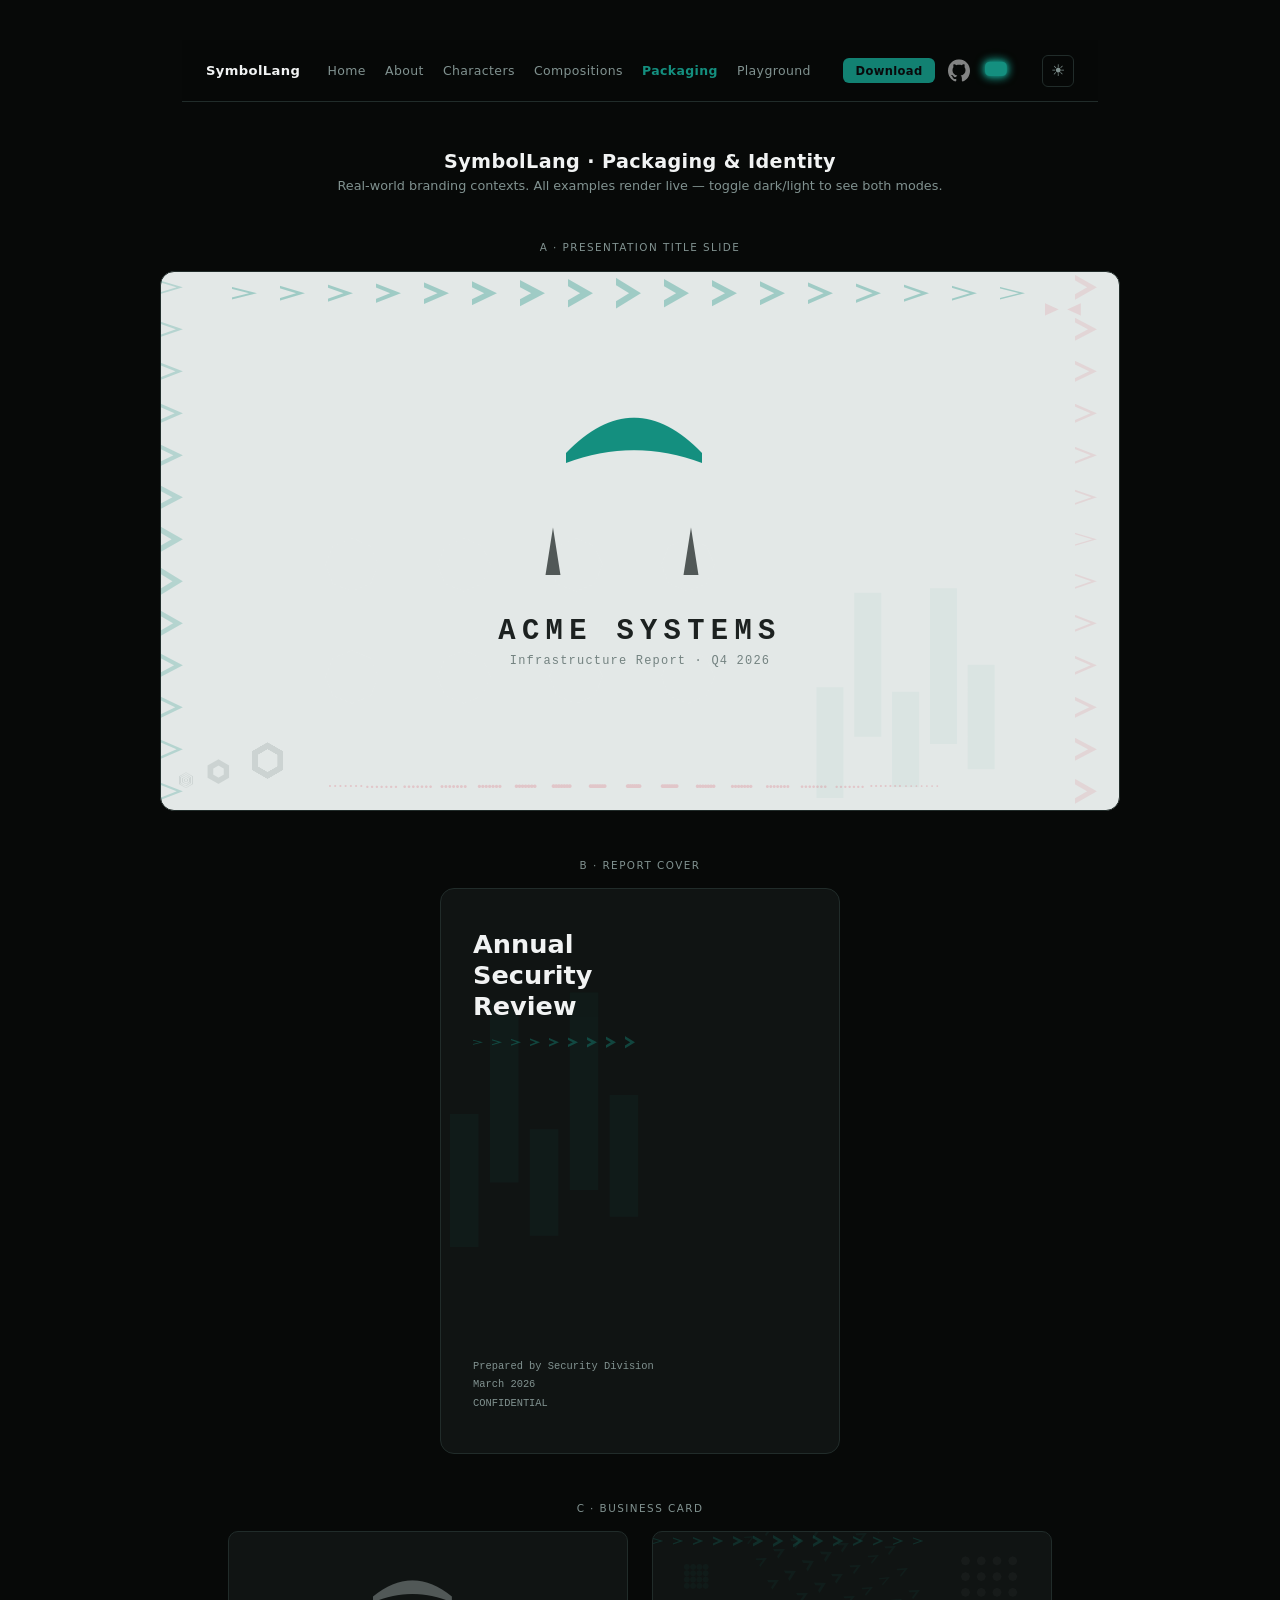
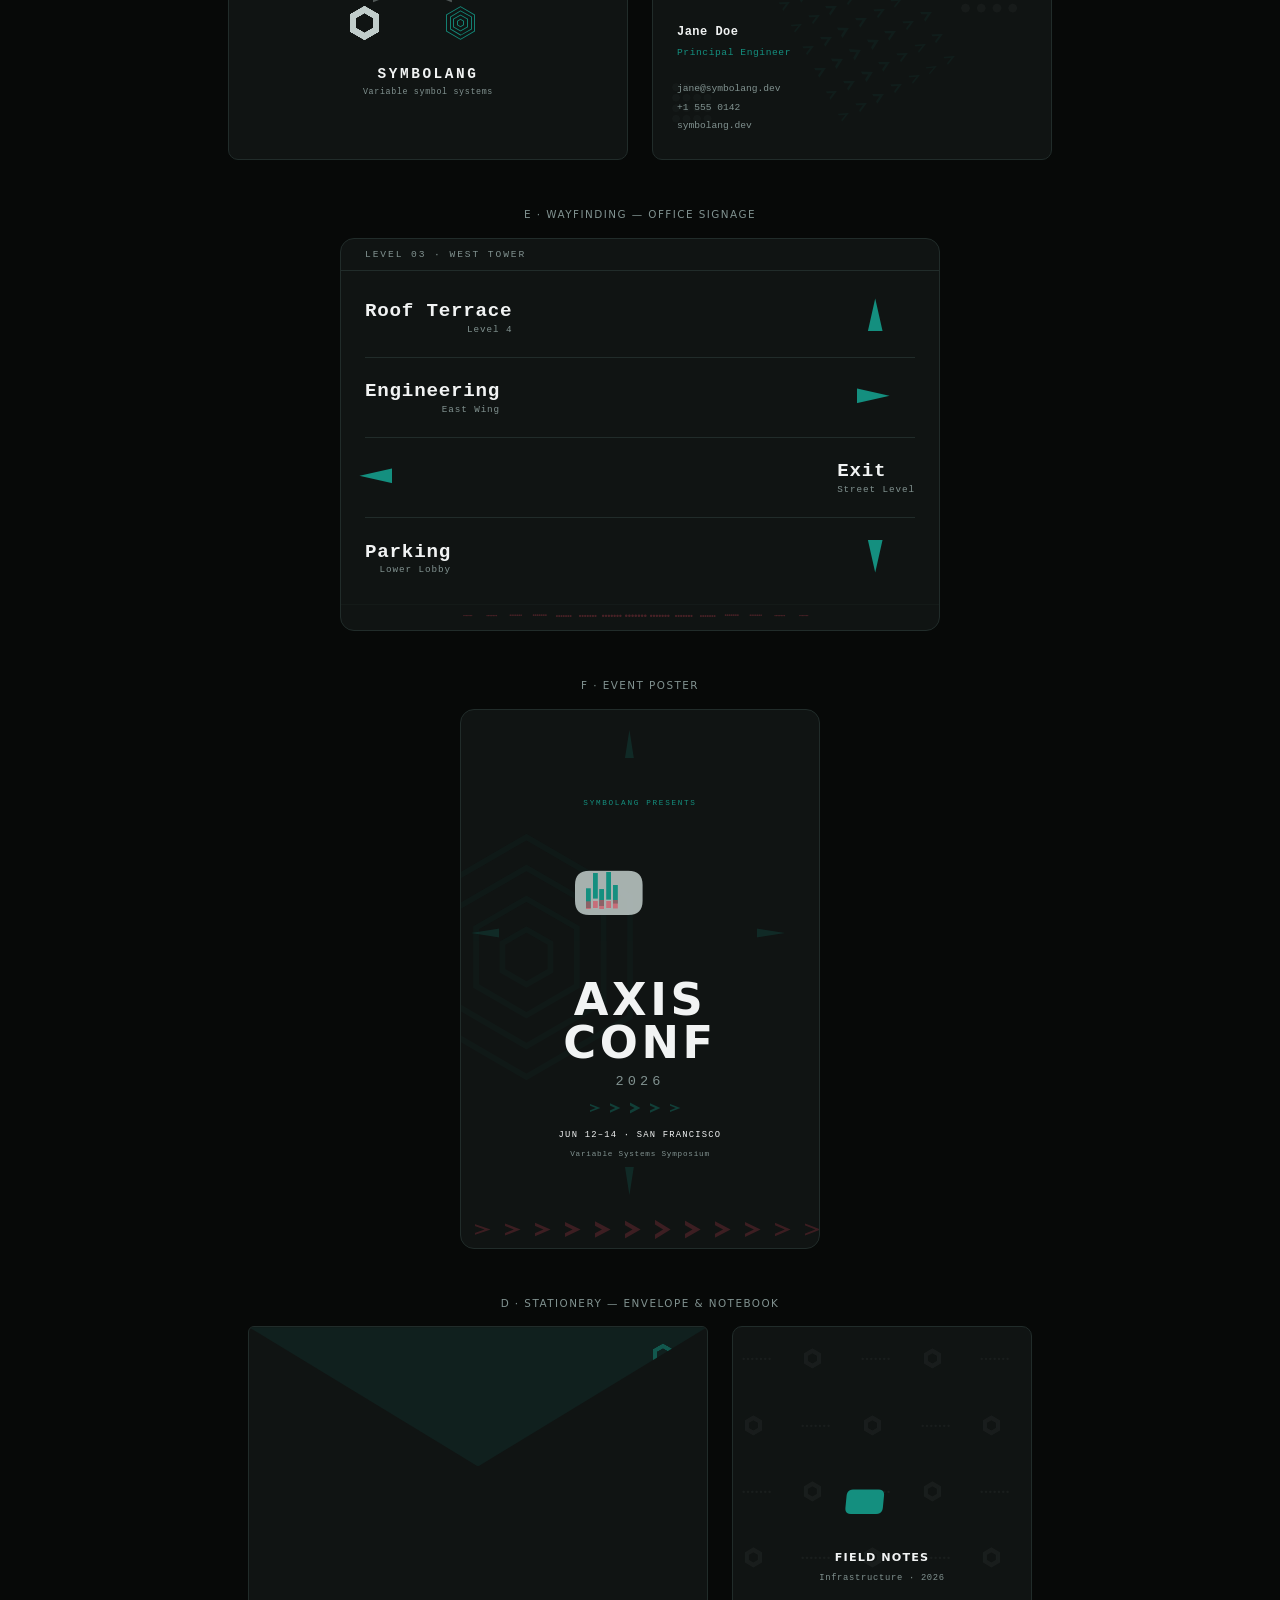
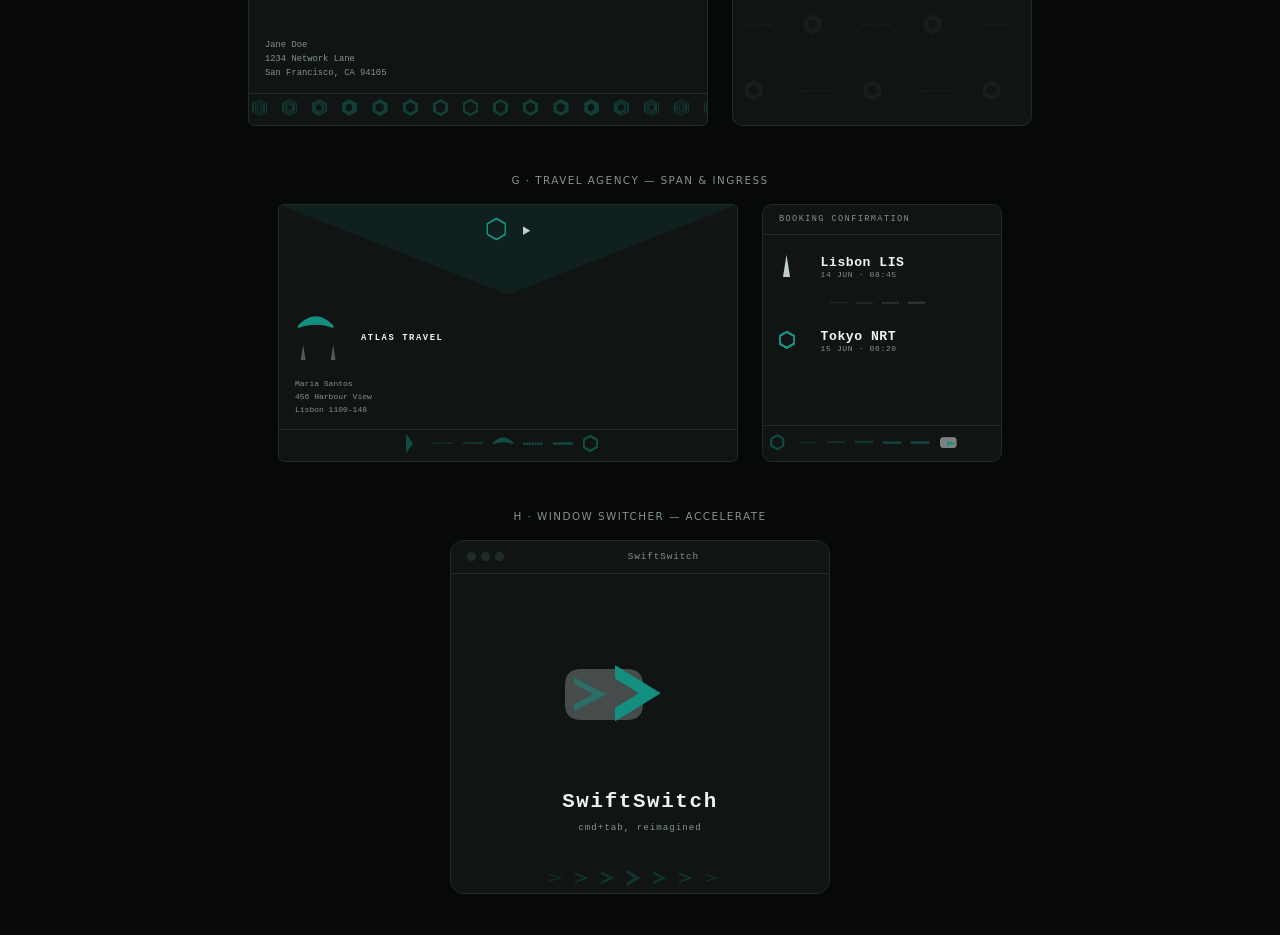
<file: public/sample_packaging.html>
<!DOCTYPE html>
<html lang="en" data-theme="dark">

<head>
  <meta charset="utf-8">
  <title>SymbolLang · Packaging</title>
  <link rel="stylesheet" href="css/shared.css">
  <link rel="stylesheet" href="css/sample_packaging.css">
  <script src="js/shared.js"></script>
  <script src="js/palette.js"></script>
</head>

<body>

  <nav class="site-nav">
    <div class="nav-left">
      <a href="index.html" class="nav-brand">SymbolLang</a>
      <a href="index.html">Home</a>
      <a href="about.html">About</a>
      <a href="sample_catalog.html">Characters</a>
      <a href="sample_brand_vocab.html">Compositions</a>
      <a href="sample_packaging.html" class="active">Packaging</a>
      <a href="playground.html">Playground</a>
    </div>
    <div class="nav-right">
      <a href="downloads.html" class="nav-download">Download</a>
      <a href="https://github.com/juanantoniofm/SymboLang.git" target="_blank" rel="noopener" class="nav-github"
        aria-label="GitHub"><img class="icon-dark" src="icons/GitHub_Invertocat_White.svg" alt="GitHub"><img
          class="icon-light" src="icons/GitHub_Invertocat_Black.svg" alt="GitHub"></a>
      <button id="theme-toggle" aria-label="Toggle theme">&#x25D0;</button>
    </div>
  </nav>

  <header style="text-align:center;">
    <h1>SymbolLang · Packaging &amp; Identity</h1>
    <p class="subtitle">Real-world branding contexts. All examples render live &mdash; toggle dark/light to see both
      modes.</p>
  </header>

  <!-- ============ A. PRESENTATION TITLE SLIDE ============ -->
  <div class="showcase">
    <div class="section-label">A · Presentation Title Slide</div>
    <div class="slide-card">

      <span class="sym slide-watermark" style="font-variation-settings:'wght' 200,'MORF' 400;">G</span>
      <span class="sym slide-watermark-2" style="font-variation-settings:'wght' 800,'MORF' 900;">M</span>

      <div class="slide-left-ribbon">
        <span class="sym" style="font-variation-settings:'wght' 200,'MORF' 100;">C</span>
        <span class="sym" style="font-variation-settings:'wght' 300,'MORF' 200;">C</span>
        <span class="sym" style="font-variation-settings:'wght' 400,'MORF' 300;">C</span>
        <span class="sym" style="font-variation-settings:'wght' 500,'MORF' 400;">C</span>
        <span class="sym" style="font-variation-settings:'wght' 600,'MORF' 500;">C</span>
        <span class="sym" style="font-variation-settings:'wght' 700,'MORF' 600;">C</span>
        <span class="sym" style="font-variation-settings:'wght' 800,'MORF' 700;">C</span>
        <span class="sym" style="font-variation-settings:'wght' 900,'MORF' 800;">C</span>
        <span class="sym" style="font-variation-settings:'wght' 900,'MORF' 900;">C</span>
        <span class="sym" style="font-variation-settings:'wght' 800,'MORF' 800;">C</span>
        <span class="sym" style="font-variation-settings:'wght' 700,'MORF' 700;">C</span>
        <span class="sym" style="font-variation-settings:'wght' 600,'MORF' 600;">C</span>
        <span class="sym" style="font-variation-settings:'wght' 500,'MORF' 500;">C</span>
        <span class="sym" style="font-variation-settings:'wght' 400,'MORF' 400;">C</span>
        <span class="sym" style="font-variation-settings:'wght' 300,'MORF' 300;">C</span>
      </div>

      <div class="slide-right-ribbon">
        <span class="sym" style="font-variation-settings:'wght' 900,'MORF' 900;">C</span>
        <span class="sym" style="font-variation-settings:'wght' 800,'MORF' 800;">C</span>
        <span class="sym" style="font-variation-settings:'wght' 700,'MORF' 700;">C</span>
        <span class="sym" style="font-variation-settings:'wght' 600,'MORF' 600;">C</span>
        <span class="sym" style="font-variation-settings:'wght' 500,'MORF' 500;">C</span>
        <span class="sym" style="font-variation-settings:'wght' 400,'MORF' 400;">C</span>
        <span class="sym" style="font-variation-settings:'wght' 300,'MORF' 300;">C</span>
        <span class="sym" style="font-variation-settings:'wght' 200,'MORF' 200;">C</span>
        <span class="sym" style="font-variation-settings:'wght' 300,'MORF' 300;">C</span>
        <span class="sym" style="font-variation-settings:'wght' 400,'MORF' 400;">C</span>
        <span class="sym" style="font-variation-settings:'wght' 500,'MORF' 500;">C</span>
        <span class="sym" style="font-variation-settings:'wght' 600,'MORF' 600;">C</span>
        <span class="sym" style="font-variation-settings:'wght' 700,'MORF' 700;">C</span>
        <span class="sym" style="font-variation-settings:'wght' 800,'MORF' 800;">C</span>
        <span class="sym" style="font-variation-settings:'wght' 900,'MORF' 900;">C</span>
      </div>

      <div class="slide-ribbon">
        <span class="sym" style="font-variation-settings:'wght' 300,'MORF' 100;">C</span>
        <span class="sym" style="font-variation-settings:'wght' 400,'MORF' 200;">C</span>
        <span class="sym" style="font-variation-settings:'wght' 500,'MORF' 300;">C</span>
        <span class="sym" style="font-variation-settings:'wght' 600,'MORF' 400;">C</span>
        <span class="sym" style="font-variation-settings:'wght' 700,'MORF' 500;">C</span>
        <span class="sym" style="font-variation-settings:'wght' 800,'MORF' 600;">C</span>
        <span class="sym" style="font-variation-settings:'wght' 900,'MORF' 700;">C</span>
        <span class="sym" style="font-variation-settings:'wght' 900,'MORF' 800;">C</span>
        <span class="sym" style="font-variation-settings:'wght' 900,'MORF' 900;">C</span>
        <span class="sym" style="font-variation-settings:'wght' 900,'MORF' 800;">C</span>
        <span class="sym" style="font-variation-settings:'wght' 800,'MORF' 700;">C</span>
        <span class="sym" style="font-variation-settings:'wght' 700,'MORF' 600;">C</span>
        <span class="sym" style="font-variation-settings:'wght' 600,'MORF' 500;">C</span>
        <span class="sym" style="font-variation-settings:'wght' 500,'MORF' 400;">C</span>
        <span class="sym" style="font-variation-settings:'wght' 400,'MORF' 300;">C</span>
        <span class="sym" style="font-variation-settings:'wght' 300,'MORF' 200;">C</span>
        <span class="sym" style="font-variation-settings:'wght' 200,'MORF' 100;">C</span>
      </div>

      <!-- bottom-left hex cluster: 3 nodes ascending size = infrastructure at scale -->
      <div class="slide-hex-cluster">
        <span class="sym"
          style="font-size:clamp(14px,2.4vw,28px); font-variation-settings:'wght' 300,'MORF' 100;">H</span>
        <span class="sym"
          style="font-size:clamp(22px,3.8vw,44px); font-variation-settings:'wght' 500,'MORF' 500;">H</span>
        <span class="sym"
          style="font-size:clamp(34px,5.8vw,64px); font-variation-settings:'wght' 700,'MORF' 900;">H</span>
      </div>

      <!-- top-right relay accent -->
      <span class="sym slide-accent-tr"
        style="font-size:clamp(30px,5vw,56px); font-variation-settings:'wght' 600,'MORF' 700;">R</span>

      <!-- Span: N · A · N -->
      <div class="slide-logo">
        <span class="sym bridge" style="font-variation-settings:'wght' 500,'MORF' 600;">A</span>
        <div class="hex-pair">
          <span class="sym" style="font-variation-settings:'wght' 900,'MORF' 500; color:var(--color-dimmer);">N</span>
          <span class="sym" style="font-variation-settings:'wght' 900,'MORF' 500; color:var(--color-dimmer);">N</span>
        </div>
      </div>

      <div class="slide-text mono">
        <div class="company">ACME SYSTEMS</div>
        <div class="slide-sub">Infrastructure Report &middot; Q4 2026</div>
      </div>

      <div class="slide-bottom-bar">
        <span class="sym" style="font-variation-settings:'wght' 300,'MORF' 100;">D</span>
        <span class="sym" style="font-variation-settings:'wght' 400,'MORF' 200;">D</span>
        <span class="sym" style="font-variation-settings:'wght' 500,'MORF' 300;">D</span>
        <span class="sym" style="font-variation-settings:'wght' 600,'MORF' 400;">D</span>
        <span class="sym" style="font-variation-settings:'wght' 700,'MORF' 500;">D</span>
        <span class="sym" style="font-variation-settings:'wght' 800,'MORF' 600;">D</span>
        <span class="sym" style="font-variation-settings:'wght' 900,'MORF' 700;">D</span>
        <span class="sym" style="font-variation-settings:'wght' 900,'MORF' 800;">D</span>
        <span class="sym" style="font-variation-settings:'wght' 900,'MORF' 900;">D</span>
        <span class="sym" style="font-variation-settings:'wght' 900,'MORF' 800;">D</span>
        <span class="sym" style="font-variation-settings:'wght' 800,'MORF' 700;">D</span>
        <span class="sym" style="font-variation-settings:'wght' 700,'MORF' 600;">D</span>
        <span class="sym" style="font-variation-settings:'wght' 600,'MORF' 500;">D</span>
        <span class="sym" style="font-variation-settings:'wght' 500,'MORF' 400;">D</span>
        <span class="sym" style="font-variation-settings:'wght' 400,'MORF' 300;">D</span>
        <span class="sym" style="font-variation-settings:'wght' 300,'MORF' 200;">D</span>
        <span class="sym" style="font-variation-settings:'wght' 200,'MORF' 100;">D</span>
      </div>
    </div>
  </div>

  <!-- ============ B. REPORT COVER ============ -->
  <div class="showcase">
    <div class="section-label">B · Report Cover</div>
    <div class="report-card">
      <span class="sym report-watermark" style="font-variation-settings:'wght' 900,'MORF' 900;">M</span>
      <div class="report-top">
        <h2 class="report-title">Annual<br>Security<br>Review</h2>
        <div class="report-accent-bar">
          <span class="sym" style="font-variation-settings:'wght' 300,'MORF' 100;">C</span>
          <span class="sym" style="font-variation-settings:'wght' 400,'MORF' 200;">C</span>
          <span class="sym" style="font-variation-settings:'wght' 500,'MORF' 300;">C</span>
          <span class="sym" style="font-variation-settings:'wght' 600,'MORF' 400;">C</span>
          <span class="sym" style="font-variation-settings:'wght' 700,'MORF' 500;">C</span>
          <span class="sym" style="font-variation-settings:'wght' 800,'MORF' 600;">C</span>
          <span class="sym" style="font-variation-settings:'wght' 900,'MORF' 700;">C</span>
          <span class="sym" style="font-variation-settings:'wght' 900,'MORF' 800;">C</span>
          <span class="sym" style="font-variation-settings:'wght' 900,'MORF' 900;">C</span>
        </div>
      </div>
      <div class="report-meta mono">
        Prepared by Security Division<br>
        March 2026<br>
        CONFIDENTIAL
      </div>
    </div>
  </div>

  <!-- ============ C. BUSINESS CARD ============ -->
  <div class="showcase">
    <div class="section-label">C · Business Card</div>
    <div class="cards-row">

      <!-- Front: bigger hexes, bridge offset fixed -->
      <div class="biz-card biz-front">
        <div class="biz-logo">
          <span class="sym biz-bridge" style="font-variation-settings:'wght' 450,'MORF' 400;">A</span>
          <div class="biz-hexes">
            <span class="sym" style="font-variation-settings:'wght' 800,'MORF' 900;">H</span>
            <span class="sym" style="font-variation-settings:'wght' 200,'MORF' 100; color: var(--color-accent)">H</span>
          </div>
        </div>
        <div class="company-name mono">SYMBOLANG</div>
        <div class="biz-tagline mono">Variable symbol systems</div>
      </div>

      <!-- Back: C-lattice grid + diagonal sash + ribbon -->
      <div class="biz-card biz-back">

        <div class="biz-back-lattice">
          <!-- secondary: medium denser G, offset top-right -->
          <span class="sym"
            style="font-size:clamp(60px,11vw,90px); font-variation-settings:'wght' 500,'MORF' 500; color:var(--color-glyph); opacity:0.04; position:absolute; top:5%; right:0%;">G</span>
          <!-- tertiary: small dense G, offset bottom-left -->
          <span class="sym"
            style="font-size:clamp(40px,7vw,60px); font-variation-settings:'wght' 300,'MORF' 700; color:var(--color-dim); opacity:0.04; position:absolute; bottom:10%; left:5%;">G</span>
          <!-- accent: tiny tight G, top-left -->
          <span class="sym"
            style="font-size:clamp(24px,4vw,36px); font-variation-settings:'wght' 600,'MORF' 900; color:var(--color-accent); opacity:0.06; position:absolute; top:12%; left:8%;">G</span>
        </div>

        <div class="biz-back-sash">
          <div class="sash-row"><span class="sym" style="font-variation-settings:'wght' 700,'MORF' 600;">C</span><span
              class="sym" style="font-variation-settings:'wght' 800,'MORF' 700;">C</span><span class="sym"
              style="font-variation-settings:'wght' 900,'MORF' 800;">C</span><span class="sym"
              style="font-variation-settings:'wght' 800,'MORF' 700;">C</span><span class="sym"
              style="font-variation-settings:'wght' 700,'MORF' 600;">C</span><span class="sym"
              style="font-variation-settings:'wght' 600,'MORF' 500;">C</span><span class="sym"
              style="font-variation-settings:'wght' 700,'MORF' 600;">C</span></div>
          <div class="sash-row"><span class="sym" style="font-variation-settings:'wght' 800,'MORF' 700;">C</span><span
              class="sym" style="font-variation-settings:'wght' 900,'MORF' 800;">C</span><span class="sym"
              style="font-variation-settings:'wght' 900,'MORF' 900;">C</span><span class="sym"
              style="font-variation-settings:'wght' 900,'MORF' 800;">C</span><span class="sym"
              style="font-variation-settings:'wght' 800,'MORF' 700;">C</span><span class="sym"
              style="font-variation-settings:'wght' 700,'MORF' 600;">C</span><span class="sym"
              style="font-variation-settings:'wght' 800,'MORF' 700;">C</span></div>
          <div class="sash-row"><span class="sym" style="font-variation-settings:'wght' 700,'MORF' 600;">C</span><span
              class="sym" style="font-variation-settings:'wght' 800,'MORF' 700;">C</span><span class="sym"
              style="font-variation-settings:'wght' 900,'MORF' 800;">C</span><span class="sym"
              style="font-variation-settings:'wght' 800,'MORF' 700;">C</span><span class="sym"
              style="font-variation-settings:'wght' 700,'MORF' 600;">C</span><span class="sym"
              style="font-variation-settings:'wght' 600,'MORF' 500;">C</span><span class="sym"
              style="font-variation-settings:'wght' 700,'MORF' 600;">C</span></div>
          <div class="sash-row"><span class="sym" style="font-variation-settings:'wght' 600,'MORF' 500;">C</span><span
              class="sym" style="font-variation-settings:'wght' 700,'MORF' 600;">C</span><span class="sym"
              style="font-variation-settings:'wght' 800,'MORF' 700;">C</span><span class="sym"
              style="font-variation-settings:'wght' 700,'MORF' 600;">C</span><span class="sym"
              style="font-variation-settings:'wght' 600,'MORF' 500;">C</span><span class="sym"
              style="font-variation-settings:'wght' 500,'MORF' 400;">C</span><span class="sym"
              style="font-variation-settings:'wght' 600,'MORF' 500;">C</span></div>
          <div class="sash-row"><span class="sym" style="font-variation-settings:'wght' 700,'MORF' 600;">C</span><span
              class="sym" style="font-variation-settings:'wght' 800,'MORF' 700;">C</span><span class="sym"
              style="font-variation-settings:'wght' 900,'MORF' 800;">C</span><span class="sym"
              style="font-variation-settings:'wght' 800,'MORF' 700;">C</span><span class="sym"
              style="font-variation-settings:'wght' 700,'MORF' 600;">C</span><span class="sym"
              style="font-variation-settings:'wght' 600,'MORF' 500;">C</span><span class="sym"
              style="font-variation-settings:'wght' 700,'MORF' 600;">C</span></div>
          <div class="sash-row"><span class="sym" style="font-variation-settings:'wght' 800,'MORF' 700;">C</span><span
              class="sym" style="font-variation-settings:'wght' 900,'MORF' 800;">C</span><span class="sym"
              style="font-variation-settings:'wght' 900,'MORF' 900;">C</span><span class="sym"
              style="font-variation-settings:'wght' 900,'MORF' 800;">C</span><span class="sym"
              style="font-variation-settings:'wght' 800,'MORF' 700;">C</span><span class="sym"
              style="font-variation-settings:'wght' 700,'MORF' 600;">C</span><span class="sym"
              style="font-variation-settings:'wght' 800,'MORF' 700;">C</span></div>
          <div class="sash-row"><span class="sym" style="font-variation-settings:'wght' 700,'MORF' 600;">C</span><span
              class="sym" style="font-variation-settings:'wght' 800,'MORF' 700;">C</span><span class="sym"
              style="font-variation-settings:'wght' 900,'MORF' 800;">C</span><span class="sym"
              style="font-variation-settings:'wght' 800,'MORF' 700;">C</span><span class="sym"
              style="font-variation-settings:'wght' 700,'MORF' 600;">C</span><span class="sym"
              style="font-variation-settings:'wght' 600,'MORF' 500;">C</span><span class="sym"
              style="font-variation-settings:'wght' 700,'MORF' 600;">C</span></div>
          <div class="sash-row"><span class="sym" style="font-variation-settings:'wght' 600,'MORF' 500;">C</span><span
              class="sym" style="font-variation-settings:'wght' 700,'MORF' 600;">C</span><span class="sym"
              style="font-variation-settings:'wght' 800,'MORF' 700;">C</span><span class="sym"
              style="font-variation-settings:'wght' 700,'MORF' 600;">C</span><span class="sym"
              style="font-variation-settings:'wght' 600,'MORF' 500;">C</span><span class="sym"
              style="font-variation-settings:'wght' 500,'MORF' 400;">C</span><span class="sym"
              style="font-variation-settings:'wght' 600,'MORF' 500;">C</span></div>
          <div class="sash-row"><span class="sym" style="font-variation-settings:'wght' 700,'MORF' 600;">C</span><span
              class="sym" style="font-variation-settings:'wght' 800,'MORF' 700;">C</span><span class="sym"
              style="font-variation-settings:'wght' 900,'MORF' 800;">C</span><span class="sym"
              style="font-variation-settings:'wght' 800,'MORF' 700;">C</span><span class="sym"
              style="font-variation-settings:'wght' 700,'MORF' 600;">C</span><span class="sym"
              style="font-variation-settings:'wght' 600,'MORF' 500;">C</span><span class="sym"
              style="font-variation-settings:'wght' 700,'MORF' 600;">C</span></div>
          <div class="sash-row"><span class="sym" style="font-variation-settings:'wght' 800,'MORF' 700;">C</span><span
              class="sym" style="font-variation-settings:'wght' 900,'MORF' 800;">C</span><span class="sym"
              style="font-variation-settings:'wght' 900,'MORF' 900;">C</span><span class="sym"
              style="font-variation-settings:'wght' 900,'MORF' 800;">C</span><span class="sym"
              style="font-variation-settings:'wght' 800,'MORF' 700;">C</span><span class="sym"
              style="font-variation-settings:'wght' 700,'MORF' 600;">C</span><span class="sym"
              style="font-variation-settings:'wght' 800,'MORF' 700;">C</span></div>
          <div class="sash-row"><span class="sym" style="font-variation-settings:'wght' 700,'MORF' 600;">C</span><span
              class="sym" style="font-variation-settings:'wght' 800,'MORF' 700;">C</span><span class="sym"
              style="font-variation-settings:'wght' 900,'MORF' 800;">C</span><span class="sym"
              style="font-variation-settings:'wght' 800,'MORF' 700;">C</span><span class="sym"
              style="font-variation-settings:'wght' 700,'MORF' 600;">C</span><span class="sym"
              style="font-variation-settings:'wght' 600,'MORF' 500;">C</span><span class="sym"
              style="font-variation-settings:'wght' 700,'MORF' 600;">C</span></div>
          <div class="sash-row"><span class="sym" style="font-variation-settings:'wght' 600,'MORF' 500;">C</span><span
              class="sym" style="font-variation-settings:'wght' 700,'MORF' 600;">C</span><span class="sym"
              style="font-variation-settings:'wght' 800,'MORF' 700;">C</span><span class="sym"
              style="font-variation-settings:'wght' 700,'MORF' 600;">C</span><span class="sym"
              style="font-variation-settings:'wght' 600,'MORF' 500;">C</span><span class="sym"
              style="font-variation-settings:'wght' 500,'MORF' 400;">C</span><span class="sym"
              style="font-variation-settings:'wght' 600,'MORF' 500;">C</span></div>
        </div>

        <div class="biz-back-ribbon">
          <span class="sym" style="font-variation-settings:'wght' 400,'MORF' 200;">C</span>
          <span class="sym" style="font-variation-settings:'wght' 500,'MORF' 300;">C</span>
          <span class="sym" style="font-variation-settings:'wght' 600,'MORF' 400;">C</span>
          <span class="sym" style="font-variation-settings:'wght' 700,'MORF' 500;">C</span>
          <span class="sym" style="font-variation-settings:'wght' 800,'MORF' 600;">C</span>
          <span class="sym" style="font-variation-settings:'wght' 900,'MORF' 700;">C</span>
          <span class="sym" style="font-variation-settings:'wght' 900,'MORF' 800;">C</span>
          <span class="sym" style="font-variation-settings:'wght' 900,'MORF' 900;">C</span>
          <span class="sym" style="font-variation-settings:'wght' 900,'MORF' 800;">C</span>
          <span class="sym" style="font-variation-settings:'wght' 800,'MORF' 700;">C</span>
          <span class="sym" style="font-variation-settings:'wght' 700,'MORF' 600;">C</span>
          <span class="sym" style="font-variation-settings:'wght' 600,'MORF' 500;">C</span>
          <span class="sym" style="font-variation-settings:'wght' 500,'MORF' 400;">C</span>
          <span class="sym" style="font-variation-settings:'wght' 400,'MORF' 300;">C</span>
        </div>

        <div class="biz-contact mono">
          <div class="name">Jane Doe</div>
          <div class="role">Principal Engineer</div>
          <br>
          jane@symbolang.dev<br>
          +1 555 0142<br>
          symbolang.dev
        </div>
      </div>

    </div>
  </div>

  <!-- ============ E. WAYFINDING SIGNAGE ============ -->
  <div class="showcase">
    <div class="section-label">E · Wayfinding &mdash; Office Signage</div>
    <div class="wayfinding-panel">
      <div class="wayfinding-header mono">LEVEL 03 &middot; WEST TOWER</div>
      <div class="wayfinding-rows">

        <div class="wayfinding-row">
          <div class="wayfinding-dest mono">
            <span class="wayfinding-name">Roof Terrace</span>
            <span class="wayfinding-floor">Level 4</span>
          </div>
          <span class="sym wayfinding-glyph" style="font-variation-settings:'wght' 800,'MORF' 500;">N</span>
        </div>

        <div class="wayfinding-divider"></div>

        <div class="wayfinding-row">
          <div class="wayfinding-dest mono">
            <span class="wayfinding-name">Engineering</span>
            <span class="wayfinding-floor">East Wing</span>
          </div>
          <span class="sym wayfinding-glyph" style="font-variation-settings:'wght' 800,'MORF' 500;">E</span>
        </div>

        <div class="wayfinding-divider"></div>

        <div class="wayfinding-row">
          <span class="sym wayfinding-glyph" style="font-variation-settings:'wght' 800,'MORF' 500;">W</span>
          <div class="wayfinding-dest wayfinding-dest--left mono">
            <span class="wayfinding-name">Exit</span>
            <span class="wayfinding-floor">Street Level</span>
          </div>
        </div>

        <div class="wayfinding-divider"></div>

        <div class="wayfinding-row">
          <div class="wayfinding-dest mono">
            <span class="wayfinding-name">Parking</span>
            <span class="wayfinding-floor">Lower Lobby</span>
          </div>
          <span class="sym wayfinding-glyph" style="font-variation-settings:'wght' 800,'MORF' 500;">S</span>
        </div>

      </div>
      <div class="wayfinding-footer">
        <span class="sym" style="font-variation-settings:'wght' 200,'MORF' 900;">D</span>
        <span class="sym" style="font-variation-settings:'wght' 300,'MORF' 800;">D</span>
        <span class="sym" style="font-variation-settings:'wght' 400,'MORF' 700;">D</span>
        <span class="sym" style="font-variation-settings:'wght' 500,'MORF' 600;">D</span>
        <span class="sym" style="font-variation-settings:'wght' 600,'MORF' 500;">D</span>
        <span class="sym" style="font-variation-settings:'wght' 700,'MORF' 400;">D</span>
        <span class="sym" style="font-variation-settings:'wght' 800,'MORF' 300;">D</span>
        <span class="sym" style="font-variation-settings:'wght' 900,'MORF' 200;">D</span>
        <span class="sym" style="font-variation-settings:'wght' 800,'MORF' 300;">D</span>
        <span class="sym" style="font-variation-settings:'wght' 700,'MORF' 400;">D</span>
        <span class="sym" style="font-variation-settings:'wght' 600,'MORF' 500;">D</span>
        <span class="sym" style="font-variation-settings:'wght' 500,'MORF' 600;">D</span>
        <span class="sym" style="font-variation-settings:'wght' 400,'MORF' 700;">D</span>
        <span class="sym" style="font-variation-settings:'wght' 300,'MORF' 800;">D</span>
        <span class="sym" style="font-variation-settings:'wght' 200,'MORF' 900;">D</span>
      </div>
    </div>
  </div>

  <!-- ============ F. EVENT POSTER ============ -->
  <div class="showcase">
    <div class="section-label">F · Event Poster</div>
    <div class="poster-card">

      <!-- hex vortex (MORF 100 = concentric rings) as deep background -->
      <span class="sym poster-vortex" style="font-variation-settings:'wght' 500,'MORF' 100;">H</span>

      <!-- cardinal spikes at max phase = compass rose accents -->
      <span class="sym poster-spike poster-spike--n" style="font-variation-settings:'wght' 900,'MORF' 500;">N</span>
      <span class="sym poster-spike poster-spike--e" style="font-variation-settings:'wght' 900,'MORF' 500;">E</span>
      <span class="sym poster-spike poster-spike--w" style="font-variation-settings:'wght' 900,'MORF' 500;">W</span>
      <span class="sym poster-spike poster-spike--s" style="font-variation-settings:'wght' 900,'MORF' 500;">S</span>

      <div class="poster-body">
        <div class="poster-eyebrow mono">SYMBOLANG PRESENTS</div>

        <!-- Observe: Q · M · M -->
        <div class="poster-mark">
          <span class="sym"
            style="font-size:clamp(90px,20vw,130px); font-variation-settings:'wght' 500,'MORF' 800; color:var(--color-glyph); position:absolute; left:50%; top:50%; transform:translate(-50%,-45%); line-height:1; opacity:0.85;">Q</span>
          <span class="sym"
            style="font-size:clamp(44px,10vw,64px); font-variation-settings:'wght' 800,'MORF' 800; color:var(--color-accent); position:absolute; left:35%; top:50%; transform:translate(-50%,-45%); line-height:1;">M</span>
          <span class="sym"
            style="font-size:clamp(44px,10vw,64px); font-variation-settings:'wght' 300,'MORF' 200; color:var(--color-accent2); position:absolute; left:35%; top:50%; transform:translate(-50%,-45%); line-height:1; opacity:0.6;">M</span>
        </div>

        <div class="poster-title">AXIS<br>CONF</div>
        <div class="poster-year mono">2026</div>

        <div class="poster-chevrons">
          <span class="sym" style="font-variation-settings:'wght' 600,'MORF' 400;">C</span>
          <span class="sym" style="font-variation-settings:'wght' 750,'MORF' 550;">C</span>
          <span class="sym" style="font-variation-settings:'wght' 900,'MORF' 700;">C</span>
          <span class="sym" style="font-variation-settings:'wght' 750,'MORF' 550;">C</span>
          <span class="sym" style="font-variation-settings:'wght' 600,'MORF' 400;">C</span>
        </div>

        <div class="poster-date mono">JUN 12–14 &middot; SAN FRANCISCO</div>
        <div class="poster-sub mono">Variable Systems Symposium</div>
      </div>

      <div class="poster-ribbon">
        <span class="sym" style="font-variation-settings:'wght' 400,'MORF' 200;">C</span>
        <span class="sym" style="font-variation-settings:'wght' 500,'MORF' 300;">C</span>
        <span class="sym" style="font-variation-settings:'wght' 600,'MORF' 400;">C</span>
        <span class="sym" style="font-variation-settings:'wght' 700,'MORF' 500;">C</span>
        <span class="sym" style="font-variation-settings:'wght' 800,'MORF' 600;">C</span>
        <span class="sym" style="font-variation-settings:'wght' 900,'MORF' 700;">C</span>
        <span class="sym" style="font-variation-settings:'wght' 900,'MORF' 800;">C</span>
        <span class="sym" style="font-variation-settings:'wght' 900,'MORF' 900;">C</span>
        <span class="sym" style="font-variation-settings:'wght' 900,'MORF' 800;">C</span>
        <span class="sym" style="font-variation-settings:'wght' 800,'MORF' 700;">C</span>
        <span class="sym" style="font-variation-settings:'wght' 700,'MORF' 600;">C</span>
        <span class="sym" style="font-variation-settings:'wght' 600,'MORF' 500;">C</span>
        <span class="sym" style="font-variation-settings:'wght' 500,'MORF' 400;">C</span>
      </div>
    </div>
  </div>

  <!-- ============ D. ENVELOPE & NOTEBOOK ============ -->
  <div class="showcase">
    <div class="section-label">D · Stationery &mdash; Envelope &amp; Notebook</div>
    <div class="objects-row">

      <div class="envelope">
        <div class="envelope-flap">
          <span class="sym envelope-stamp" style="font-variation-settings:'wght' 700,'MORF' 800;">H</span>
        </div>
        <div class="envelope-body">
          <div class="envelope-address mono">
            Jane Doe<br>
            1234 Network Lane<br>
            San Francisco, CA 94105
          </div>
          <div class="envelope-strip">
            <span class="sym" style="font-variation-settings:'wght' 500,'MORF' 100;">H</span>
            <span class="sym" style="font-variation-settings:'wght' 500,'MORF' 200;">H</span>
            <span class="sym" style="font-variation-settings:'wght' 500,'MORF' 300;">H</span>
            <span class="sym" style="font-variation-settings:'wght' 500,'MORF' 400;">H</span>
            <span class="sym" style="font-variation-settings:'wght' 500,'MORF' 500;">H</span>
            <span class="sym" style="font-variation-settings:'wght' 500,'MORF' 600;">H</span>
            <span class="sym" style="font-variation-settings:'wght' 500,'MORF' 700;">H</span>
            <span class="sym" style="font-variation-settings:'wght' 500,'MORF' 800;">H</span>
            <span class="sym" style="font-variation-settings:'wght' 500,'MORF' 900;">H</span>
            <span class="sym" style="font-variation-settings:'wght' 500,'MORF' 800;">H</span>
            <span class="sym" style="font-variation-settings:'wght' 500,'MORF' 700;">H</span>
            <span class="sym" style="font-variation-settings:'wght' 500,'MORF' 600;">H</span>
            <span class="sym" style="font-variation-settings:'wght' 500,'MORF' 500;">H</span>
            <span class="sym" style="font-variation-settings:'wght' 500,'MORF' 400;">H</span>
            <span class="sym" style="font-variation-settings:'wght' 500,'MORF' 300;">H</span>
            <span class="sym" style="font-variation-settings:'wght' 500,'MORF' 200;">H</span>
            <span class="sym" style="font-variation-settings:'wght' 500,'MORF' 100;">H</span>
          </div>
        </div>
      </div>

      <div class="notebook">
        <div class="notebook-pattern">
          <span class="sym" style="font-variation-settings:'wght' 400,'MORF' 300;">D</span>
          <span class="sym" style="font-variation-settings:'wght' 400,'MORF' 500;">H</span>
          <span class="sym" style="font-variation-settings:'wght' 400,'MORF' 300;">D</span>
          <span class="sym" style="font-variation-settings:'wght' 400,'MORF' 500;">H</span>
          <span class="sym" style="font-variation-settings:'wght' 400,'MORF' 300;">D</span>
          <span class="sym" style="font-variation-settings:'wght' 400,'MORF' 500;">H</span>
          <span class="sym" style="font-variation-settings:'wght' 400,'MORF' 300;">D</span>
          <span class="sym" style="font-variation-settings:'wght' 400,'MORF' 500;">H</span>
          <span class="sym" style="font-variation-settings:'wght' 400,'MORF' 300;">D</span>
          <span class="sym" style="font-variation-settings:'wght' 400,'MORF' 500;">H</span>
          <span class="sym" style="font-variation-settings:'wght' 400,'MORF' 300;">D</span>
          <span class="sym" style="font-variation-settings:'wght' 400,'MORF' 500;">H</span>
          <span class="sym" style="font-variation-settings:'wght' 400,'MORF' 300;">D</span>
          <span class="sym" style="font-variation-settings:'wght' 400,'MORF' 500;">H</span>
          <span class="sym" style="font-variation-settings:'wght' 400,'MORF' 300;">D</span>
          <span class="sym" style="font-variation-settings:'wght' 400,'MORF' 500;">H</span>
          <span class="sym" style="font-variation-settings:'wght' 400,'MORF' 300;">D</span>
          <span class="sym" style="font-variation-settings:'wght' 400,'MORF' 500;">H</span>
          <span class="sym" style="font-variation-settings:'wght' 400,'MORF' 300;">D</span>
          <span class="sym" style="font-variation-settings:'wght' 400,'MORF' 500;">H</span>
          <span class="sym" style="font-variation-settings:'wght' 400,'MORF' 300;">D</span>
          <span class="sym" style="font-variation-settings:'wght' 400,'MORF' 500;">H</span>
          <span class="sym" style="font-variation-settings:'wght' 400,'MORF' 300;">D</span>
          <span class="sym" style="font-variation-settings:'wght' 400,'MORF' 500;">H</span>
          <span class="sym" style="font-variation-settings:'wght' 400,'MORF' 300;">D</span>
          <span class="sym" style="font-variation-settings:'wght' 400,'MORF' 500;">H</span>
          <span class="sym" style="font-variation-settings:'wght' 400,'MORF' 300;">D</span>
          <span class="sym" style="font-variation-settings:'wght' 400,'MORF' 500;">H</span>
          <span class="sym" style="font-variation-settings:'wght' 400,'MORF' 300;">D</span>
          <span class="sym" style="font-variation-settings:'wght' 400,'MORF' 500;">H</span>
        </div>
        <span class="sym notebook-logo" style="font-variation-settings:'wght' 600,'MORF' 700;">Q</span>
        <div class="notebook-title">Field Notes</div>
        <div class="notebook-sub mono">Infrastructure &middot; 2026</div>
      </div>

    </div>
  </div>

  <!-- ============ G. TRAVEL AGENCY — SPAN & INGRESS ============ -->
  <div class="showcase">
    <div class="section-label">G · Travel Agency &mdash; Span &amp; Ingress</div>
    <div class="objects-row">

      <!-- Travel envelope: Ingress flap seal + Span brand + Journey strip -->
      <div class="envelope travel-env">
        <div class="envelope-flap">
          <!-- Ingress seal: H (arrival node) + E (direction) -->
          <div class="travel-ingress">
            <span class="sym travel-ingress-h" style="font-variation-settings:'wght' 200,'MORF' 900;">H</span>
            <span class="sym travel-ingress-e" style="font-variation-settings:'wght' 500,'MORF' 500;">E</span>
          </div>
        </div>
        <div class="envelope-body">
          <div class="travel-brand-row">
            <!-- Span: N · A · N — arc over two northward pillars -->
            <div class="travel-span">
              <div class="travel-span-arc-wrap">
                <span class="sym travel-span-arc" style="font-variation-settings:'wght' 500,'MORF' 600;">A</span>
              </div>
              <div class="travel-span-pillars">
                <span class="sym"
                  style="font-variation-settings:'wght' 900,'MORF' 500; color:var(--color-dimmer);">N</span>
                <span class="sym"
                  style="font-variation-settings:'wght' 900,'MORF' 500; color:var(--color-dimmer);">N</span>
              </div>
            </div>
            <div class="travel-brand-name mono">ATLAS TRAVEL</div>
          </div>
          <div class="envelope-address mono" style="font-size:0.5rem;">
            Maria Santos<br>
            456 Harbour View<br>
            Lisbon 1100-148
          </div>
          <!-- Journey strip: E departure → D stream → A bridge → H arrival -->
          <div class="travel-journey">
            <span class="sym" style="font-variation-settings:'wght' 200,'MORF' 400;">E</span>
            <span class="sym" style="font-variation-settings:'wght' 200,'MORF' 500;">D</span>
            <span class="sym" style="font-variation-settings:'wght' 400,'MORF' 500;">D</span>
            <span class="sym" style="font-variation-settings:'wght' 500,'MORF' 600;">A</span>
            <span class="sym" style="font-variation-settings:'wght' 650,'MORF' 500;">D</span>
            <span class="sym" style="font-variation-settings:'wght' 800,'MORF' 500;">D</span>
            <span class="sym" style="font-variation-settings:'wght' 500,'MORF' 900;">H</span>
          </div>
        </div>
      </div>

      <!-- Booking confirmation: route items + progressive itinerary footer -->
      <div class="travel-booking">
        <div class="travel-booking-head mono">BOOKING CONFIRMATION</div>
        <div class="travel-booking-body">
          <div class="travel-route-item mono">
            <!-- N spike = origin/anchor -->
            <span class="sym travel-route-glyph" style="font-variation-settings:'wght' 900,'MORF' 500;">N</span>
            <div>
              <div class="travel-route-name">Lisbon LIS</div>
              <div class="travel-route-date">14 JUN &middot; 08:45</div>
            </div>
          </div>
          <!-- D dots as transit: Phase increases = dots tighten = in motion -->
          <div class="travel-transit">
            <span class="sym" style="font-variation-settings:'wght' 200,'MORF' 500;">D</span>
            <span class="sym" style="font-variation-settings:'wght' 400,'MORF' 500;">D</span>
            <span class="sym" style="font-variation-settings:'wght' 600,'MORF' 500;">D</span>
            <span class="sym" style="font-variation-settings:'wght' 800,'MORF' 500;">D</span>
          </div>
          <div class="travel-route-item mono">
            <!-- H solid node = destination -->
            <span class="sym travel-route-glyph"
              style="font-variation-settings:'wght' 500,'MORF' 900; color:var(--color-accent);">H</span>
            <div>
              <div class="travel-route-name">Tokyo NRT</div>
              <div class="travel-route-date">15 JUN &middot; 06:20</div>
            </div>
          </div>
        </div>
        <!-- Progressive itinerary footer: H · D stream · E+Q destination -->
        <div class="travel-itinerary-footer">
          <span class="sym" style="font-variation-settings:'wght' 500,'MORF' 900;">H</span>
          <span class="sym" style="font-variation-settings:'wght' 200,'MORF' 500;">D</span>
          <span class="sym" style="font-variation-settings:'wght' 400,'MORF' 500;">D</span>
          <span class="sym" style="font-variation-settings:'wght' 600,'MORF' 500;">D</span>
          <span class="sym" style="font-variation-settings:'wght' 800,'MORF' 500;">D</span>
          <span class="sym" style="font-variation-settings:'wght' 900,'MORF' 500;">D</span>
          <!-- E tucked into Q = destination container -->
          <div class="travel-dest-mark">
            <span class="sym travel-dest-q" style="font-variation-settings:'wght' 500,'MORF' 800;">Q</span>
            <span class="sym travel-dest-e" style="font-variation-settings:'wght' 700,'MORF' 500;">E</span>
          </div>
        </div>
      </div>

    </div>
  </div>

  <!-- ============ H. WINDOW SWITCHER APP — ACCELERATE ============ -->
  <div class="showcase">
    <div class="section-label">H · Window Switcher &mdash; Accelerate</div>
    <div class="mac-card">

      <!-- macOS window chrome -->
      <div class="mac-bar">
        <div class="mac-dots">
          <span class="mac-dot"></span>
          <span class="mac-dot"></span>
          <span class="mac-dot"></span>
        </div>
        <span class="mac-bar-title mono">SwiftSwitch</span>
      </div>

      <!-- Icon: Q frame (container) with C·C accelerate inside -->
      <div class="mac-body">
        <div class="mac-icon-wrap">
          <span class="sym mac-icon-q" style="font-variation-settings:'wght' 500,'MORF' 800;">Q</span>
          <span class="sym mac-icon-c mac-icon-c--back" style="font-variation-settings:'wght' 700,'MORF' 700;">C</span>
          <span class="sym mac-icon-c mac-icon-c--front" style="font-variation-settings:'wght' 900,'MORF' 900;">C</span>
        </div>
        <div class="mac-app-name mono">SwiftSwitch</div>
        <div class="mac-app-sub mono">cmd+tab, reimagined</div>
      </div>

      <!-- C ribbon footer: thin→thick = accelerating -->
      <div class="mac-footer">
        <span class="sym" style="font-variation-settings:'wght' 300,'MORF' 200;">C</span>
        <span class="sym" style="font-variation-settings:'wght' 500,'MORF' 400;">C</span>
        <span class="sym" style="font-variation-settings:'wght' 700,'MORF' 600;">C</span>
        <span class="sym" style="font-variation-settings:'wght' 900,'MORF' 900;">C</span>
        <span class="sym" style="font-variation-settings:'wght' 700,'MORF' 600;">C</span>
        <span class="sym" style="font-variation-settings:'wght' 500,'MORF' 400;">C</span>
        <span class="sym" style="font-variation-settings:'wght' 300,'MORF' 200;">C</span>
      </div>

    </div>
  </div>


</body>

</html>
</file>
<file: public/css/shared.css>
/* ---- Font ---- */
@font-face {
  font-family: "SymbolLang";
  src: url("../fonts/SymbolLang.ttf") format("truetype-variations");
  font-weight: 100 900;
}

/* ---- Theme: Dark (default) ---- */
:root {
  --color-bg: #0b0b0d;
  --color-panel: #111116;
  --color-ink: #f3f3f3;
  --color-dim: #8a8a90;
  --color-dimmer: #555;
  --color-border: #26262b;
  --color-accent: #5eead4;
  --color-accent2: #f0a978;
  --color-glyph: #c8cdd8;
}

/* ---- Theme: Light ---- */
[data-theme="light"] {
  --color-bg: #f5f5f7;
  --color-panel: #ffffff;
  --color-ink: #1a1a1a;
  --color-dim: #6b6b70;
  --color-dimmer: #999;
  --color-border: #d8d8dc;
  --color-accent: #0d9488;
  --color-accent2: #c77a3a;
  --color-glyph: #2a2a3a;
}

/* ---- Reset & base ---- */
*,
*::before,
*::after {
  box-sizing: border-box;
}

html,
body {
  margin: 0;
  font-family: ui-sans-serif, -apple-system, system-ui, sans-serif;
  background: var(--color-bg);
  color: var(--color-ink);
}

.sym {
  font-family: "SymbolLang";
  line-height: 1;
}

/* ---- Sticky nav ---- */
.site-nav {
  position: sticky;
  top: 0;
  z-index: 100;
  display: flex;
  align-items: center;
  justify-content: space-between;
  padding: 0.6rem 1.5rem;
  background: color-mix(in srgb, var(--color-bg) 80%, transparent);
  backdrop-filter: blur(12px);
  -webkit-backdrop-filter: blur(12px);
  border-bottom: 1px solid var(--color-border);
}

.nav-left {
  display: flex;
  align-items: center;
  gap: 1.2rem;
}

.nav-right {
  display: flex;
  align-items: center;
  gap: 0.8rem;
  margin-left: 2rem;
}

.nav-github {
  display: flex;
  align-items: center;
  width: 1.4rem;
  height: 1.4rem;
  opacity: 0.5;
  transition: opacity 0.15s;
}

.nav-github:hover {
  opacity: 1;
}

.nav-github img {
  width: 100%;
  height: 100%;
}

/* swap icon per theme */
.nav-github .icon-light {
  display: none;
}

:root .nav-github .icon-dark {
  display: block;
}

[data-theme="light"] .nav-github .icon-dark {
  display: none;
}

[data-theme="light"] .nav-github .icon-light {
  display: block;
}

.site-nav a {
  color: var(--color-dim);
  text-decoration: none;
  font-size: 0.78rem;
  letter-spacing: 0.03em;
  transition: color 0.15s;
}

.site-nav a:hover {
  color: var(--color-ink);
}

.site-nav a.active {
  color: var(--color-accent);
  font-weight: 600;
}

.site-nav a.nav-brand {
  color: var(--color-ink);
  font-weight: 600;
  font-size: 0.82rem;
  margin-right: 0.5rem;
}

.nav-download {
  background: var(--color-accent);
  color: #0b0b0d !important;
  font-weight: 600 !important;
  font-size: 0.72rem !important;
  padding: 0.35rem 0.8rem;
  border-radius: 6px;
  text-decoration: none;
  letter-spacing: 0.03em;
  transition: opacity 0.15s;
  opacity: 0.9;
}

.nav-download:hover {
  opacity: 1;
}

#theme-toggle {
  background: none;
  border: 1px solid var(--color-border);
  color: var(--color-dim);
  font-size: 1rem;
  width: 2rem;
  height: 2rem;
  border-radius: 6px;
  cursor: pointer;
  display: flex;
  align-items: center;
  justify-content: center;
  transition: border-color 0.15s, color 0.15s;
}

#theme-toggle:hover {
  border-color: var(--color-accent);
  color: var(--color-ink);
}
</file>
<file: public/css/playground.css>
/* ── Layout ── */

body { margin: 0; }

.pg-layout {
  display: grid;
  grid-template-columns: 260px 1fr 300px;
  height: calc(100vh - 50px);
  overflow: hidden;
}

/* ── Left: logo list ── */

.logo-list-panel {
  border-right: 1px solid var(--color-border);
  display: flex;
  flex-direction: column;
  overflow: hidden;
}

.list-header {
  display: flex;
  align-items: center;
  justify-content: space-between;
  padding: 0.65rem 0.75rem 0.65rem 1rem;
  border-bottom: 1px solid var(--color-border);
  flex-shrink: 0;
}

.list-header-label {
  font-size: 0.68rem;
  text-transform: uppercase;
  letter-spacing: 0.1em;
  color: var(--color-dim);
  font-weight: 600;
}

.btn-icon {
  width: 26px;
  height: 26px;
  border: 1px solid var(--color-border);
  border-radius: 5px;
  background: none;
  color: var(--color-dim);
  font-size: 1rem;
  line-height: 1;
  cursor: pointer;
  display: flex;
  align-items: center;
  justify-content: center;
  transition: color 0.12s, border-color 0.12s;
  flex-shrink: 0;
}

.btn-icon:hover {
  color: var(--color-ink);
  border-color: var(--color-accent);
}

.btn-delete-logo {
  font-size: 0.72rem;
  opacity: 0.4;
}
.btn-delete-logo:hover {
  opacity: 1;
  border-color: #e55;
  color: #e55;
}

.logo-list {
  flex: 1;
  overflow-y: auto;
  padding: 0.5rem 0;
}

.logo-list-empty {
  padding: 1.5rem 1rem;
  font-size: 0.78rem;
  color: var(--color-dimmer);
  text-align: center;
}

.logo-item {
  display: flex;
  align-items: center;
  gap: 0.65rem;
  width: 100%;
  padding: 0.55rem 0.75rem;
  border: none;
  background: none;
  cursor: pointer;
  text-align: left;
  transition: background 0.1s;
  border-left: 2px solid transparent;
}

.logo-item:hover {
  background: color-mix(in srgb, var(--color-ink) 5%, transparent);
}

.logo-item.active {
  background: color-mix(in srgb, var(--color-accent) 8%, transparent);
  border-left-color: var(--color-accent);
}

/* Thumbnail */
.logo-thumb-outer {
  width: 72px;
  height: 42px;
  background: var(--color-bg);
  border-radius: 5px;
  overflow: hidden;
  flex-shrink: 0;
  position: relative;
}


.logo-thumb-inner {
  width: 360px;
  height: 210px;
  position: absolute;
  top: 0;
  left: 0;
  transform: scale(0.2);
  transform-origin: top left;
  pointer-events: none;
}

.logo-item-info {
  flex: 1;
  min-width: 0;
  display: flex;
  flex-direction: column;
  gap: 2px;
}

.logo-item-name {
  font-size: 0.75rem;
  font-weight: 600;
  color: var(--color-ink);
  white-space: nowrap;
  overflow: hidden;
  text-overflow: ellipsis;
}

.logo-item-formula {
  font-family: ui-monospace, monospace;
  font-size: 0.62rem;
  color: var(--color-accent);
  white-space: nowrap;
  overflow: hidden;
  text-overflow: ellipsis;
}

/* ── Center: Editor ── */

.editor-panel {
  overflow-y: auto;
  padding: 1.25rem 1.5rem 3rem;
  display: flex;
  flex-direction: column;
  gap: 1.25rem;
}

.editor-empty {
  flex: 1;
  display: flex;
  flex-direction: column;
  align-items: center;
  justify-content: center;
  gap: 0.75rem;
  color: var(--color-dimmer);
  font-size: 0.82rem;
  padding: 4rem 0;
}

.editor-empty p { margin: 0; }

.hint-glyph {
  font-size: 36px;
  line-height: 1;
  display: block;
}

.editor-content {
  display: flex;
  flex-direction: column;
  gap: 1.25rem;
}

/* Top bar */
.editor-topbar {
  display: flex;
  align-items: flex-start;
  justify-content: space-between;
  gap: 1rem;
}

.editor-name-wrap {
  display: flex;
  flex-direction: column;
  gap: 0.2rem;
}

.editor-name {
  font-size: 1.05rem;
  font-weight: 700;
  color: var(--color-ink);
  outline: none;
  border-bottom: 1px solid transparent;
  transition: border-color 0.15s;
  cursor: text;
  min-width: 4ch;
}

.editor-name:focus {
  border-bottom-color: var(--color-accent);
}

.editor-formula {
  font-family: ui-monospace, monospace;
  font-size: 0.75rem;
  color: var(--color-accent);
}

/* Canvas */
.editor-canvas-wrap {
  display: flex;
  justify-content: center;
}

.card-canvas {
  position: relative;
  width: 360px;
  height: 210px;
  background: var(--color-bg);
  border-radius: 8px;
  overflow: hidden;
  flex-shrink: 0;
}

/* Glyph layers */
.glyph-layer {
  position: absolute;
  line-height: 1;
  transform: translate(-50%, -50%);
  cursor: grab;
  user-select: none;
  touch-action: none;
  outline: 2px solid transparent;
  outline-offset: 3px;
  transition: outline-color 0.08s;
}

.glyph-layer:hover { outline-color: color-mix(in srgb, var(--color-accent) 45%, transparent); }
.glyph-layer.selected { outline-color: var(--color-accent); }
.glyph-layer.dragging { cursor: grabbing; outline-style: dashed; z-index: 100 !important; }

/* ── Editor sections ── */

.editor-section {
  display: flex;
  flex-direction: column;
  gap: 0.5rem;
}

.section-header {
  display: flex;
  align-items: center;
  justify-content: space-between;
}

.section-label {
  font-size: 0.68rem;
  text-transform: uppercase;
  letter-spacing: 0.1em;
  color: var(--color-dim);
  font-weight: 600;
}

/* Layer list */
.layer-list {
  display: flex;
  flex-direction: column;
  gap: 2px;
}

.layer-row {
  display: flex;
  align-items: center;
  gap: 0.55rem;
  padding: 0.4rem 0.6rem;
  border: 1px solid var(--color-border);
  border-radius: 7px;
  background: var(--color-panel);
  cursor: pointer;
  user-select: none;
  transition: background 0.1s, border-color 0.1s;
  border-left: 3px solid transparent;
}

.layer-row:hover { background: color-mix(in srgb, var(--color-ink) 4%, transparent); }

.layer-row.selected {
  border-left-color: var(--color-accent);
  background: color-mix(in srgb, var(--color-accent) 6%, transparent);
}

.layer-row.dragging { opacity: 0.35; }

.layer-row.drag-over {
  border-top: 2px solid var(--color-accent);
}

.layer-drag-handle {
  color: var(--color-dimmer);
  font-size: 0.9rem;
  cursor: grab;
  flex-shrink: 0;
  line-height: 1;
  letter-spacing: -1px;
}

.layer-row-char {
  font-family: "SymbolLang";
  font-size: 22px;
  line-height: 1;
  flex-shrink: 0;
  width: 22px;
  display: flex;
  align-items: center;
  justify-content: center;
}

.layer-row-name {
  font-size: 0.75rem;
  color: var(--color-ink);
  flex: 1;
  min-width: 0;
  white-space: nowrap;
  overflow: hidden;
  text-overflow: ellipsis;
}

.layer-row-vals {
  font-family: ui-monospace, monospace;
  font-size: 0.63rem;
  color: var(--color-dimmer);
  white-space: nowrap;
}

.layer-row-clone,
.layer-row-del {
  background: none;
  border: none;
  color: var(--color-dimmer);
  cursor: pointer;
  padding: 0 0.15rem;
  line-height: 1;
  transition: color 0.12s;
  flex-shrink: 0;
}

.layer-row-clone { font-size: 0.8rem; }
.layer-row-clone:hover { color: var(--color-accent); }

.layer-row-del { font-size: 0.85rem; }
.layer-row-del:hover { color: #e55; }

/* Add layer */
.layer-list-footer {
  display: flex;
  flex-direction: column;
  gap: 0.5rem;
  margin-top: 0.25rem;
}

.btn-add-layer {
  align-self: flex-start;
  font-size: 0.75rem;
  color: var(--color-dim);
  background: none;
  border: 1px dashed var(--color-border);
  border-radius: 6px;
  padding: 0.3rem 0.7rem;
  cursor: pointer;
  transition: color 0.12s, border-color 0.12s;
}

.btn-add-layer:hover {
  color: var(--color-accent);
  border-color: var(--color-accent);
}

.char-picker {
  display: flex;
  flex-wrap: wrap;
  gap: 0.3rem;
  padding: 0.5rem;
  border: 1px solid var(--color-border);
  border-radius: 8px;
  background: var(--color-bg);
}

.char-picker[hidden] { display: none; }

.char-opt {
  width: 34px;
  height: 34px;
  font-family: "SymbolLang";
  font-variation-settings: 'wght' 500, 'MORF' 500;
  font-size: 20px;
  display: flex;
  align-items: center;
  justify-content: center;
  border: 1px solid var(--color-border);
  border-radius: 5px;
  background: none;
  color: var(--color-ink);
  cursor: pointer;
  transition: border-color 0.1s, color 0.1s;
  line-height: 1;
}

.char-opt:hover {
  border-color: var(--color-accent);
  color: var(--color-accent);
}

/* Export */
.editor-export { gap: 0.6rem; }

.export-btns {
  display: flex;
  gap: 0.5rem;
}

.btn-export {
  font-size: 0.75rem;
  color: var(--color-dim);
  background: none;
  border: 1px solid var(--color-border);
  border-radius: 6px;
  padding: 0.35rem 0.75rem;
  cursor: pointer;
  transition: color 0.12s, border-color 0.12s, background 0.12s;
}

.btn-export:hover {
  color: var(--color-ink);
  border-color: var(--color-dim);
}

.btn-export:active {
  background: color-mix(in srgb, var(--color-accent) 10%, transparent);
  border-color: var(--color-accent);
  color: var(--color-ink);
}

.export-feedback {
  font-size: 0.72rem;
  color: var(--color-accent);
  min-height: 1rem;
  transition: opacity 0.3s;
}

/* ── Right: Controls ── */

.ctrl-panel {
  border-left: 1px solid var(--color-border);
  display: flex;
  flex-direction: column;
  overflow-y: auto;
}

/* Palette swatch strip */
.panel-palette {
  display: flex;
  gap: 5px;
  padding: 0.55rem 1rem;
  border-bottom: 1px solid var(--color-border);
  align-items: center;
  flex-shrink: 0;
}

.pal-token {
  width: 14px;
  height: 14px;
  border-radius: 3px;
  display: block;
  flex-shrink: 0;
  box-sizing: border-box;
}

.panel-head {
  padding: 0.65rem 1rem;
  border-bottom: 1px solid var(--color-border);
  font-size: 0.68rem;
  text-transform: uppercase;
  letter-spacing: 0.1em;
  color: var(--color-dim);
  font-weight: 600;
  flex-shrink: 0;
}

.panel-hint {
  padding: 2.5rem 1rem;
  text-align: center;
  color: var(--color-dimmer);
  font-size: 0.78rem;
  display: flex;
  flex-direction: column;
  align-items: center;
  gap: 0.65rem;
}

.panel-hint p { margin: 0; }

.panel-controls {
  padding: 0.85rem;
  display: flex;
  flex-direction: column;
  gap: 0.85rem;
}

.panel-preview-row {
  display: flex;
  gap: 0.7rem;
  align-items: center;
}

.panel-preview-box {
  width: 64px;
  height: 64px;
  background: var(--color-bg);
  border-radius: 7px;
  display: flex;
  align-items: center;
  justify-content: center;
  flex-shrink: 0;
}


.panel-preview-box .sym {
  font-size: 46px;
  line-height: 1;
}

.panel-meta { flex: 1; min-width: 0; }

.panel-layer-label {
  font-size: 0.65rem;
  color: var(--color-accent);
  font-weight: 600;
  letter-spacing: 0.05em;
  text-transform: uppercase;
  white-space: nowrap;
  overflow: hidden;
  text-overflow: ellipsis;
}

.panel-logo-name {
  font-size: 0.8rem;
  font-weight: 600;
  color: var(--color-ink);
  margin-top: 0.15rem;
  white-space: nowrap;
  overflow: hidden;
  text-overflow: ellipsis;
}

.ctrl-group {
  display: flex;
  flex-direction: column;
  gap: 0.3rem;
}

.ctrl-label {
  font-size: 0.67rem;
  color: var(--color-dim);
  text-transform: uppercase;
  letter-spacing: 0.08em;
  display: flex;
  align-items: center;
  gap: 0.4rem;
}

.axis-tag {
  font-family: ui-monospace, monospace;
  font-size: 0.63rem;
  color: var(--color-accent);
  text-transform: none;
  letter-spacing: 0;
  background: none;
  padding: 0;
}

.ctrl-row {
  display: flex;
  align-items: center;
  gap: 0.5rem;
}

.ctrl-row input[type="range"] {
  flex: 1;
  accent-color: var(--color-accent);
  cursor: pointer;
}

.ctrl-row output {
  font-family: ui-monospace, monospace;
  font-size: 0.73rem;
  color: var(--color-ink);
  min-width: 4ch;
  text-align: right;
  cursor: text;
  border-radius: 3px;
  transition: color 0.1s;
}

.ctrl-row output:hover {
  color: var(--color-accent);
}

.val-edit-input {
  font-family: ui-monospace, monospace;
  font-size: 0.73rem;
  color: var(--color-ink);
  width: 5ch;
  background: color-mix(in srgb, var(--color-accent) 10%, transparent);
  border: none;
  outline: 1px solid var(--color-accent);
  border-radius: 3px;
  text-align: right;
  padding: 0 2px;
  -moz-appearance: textfield;
}

.val-edit-input::-webkit-inner-spin-button,
.val-edit-input::-webkit-outer-spin-button { -webkit-appearance: none; }

.color-picker {
  display: grid;
  grid-template-columns: 1fr 1fr;
  gap: 0.4rem;
}

.color-btn {
  flex: 1;
  display: flex;
  align-items: center;
  justify-content: center;
  gap: 0.3rem;
  padding: 0.3rem 0.35rem;
  border: 1px solid var(--color-border);
  border-radius: 6px;
  background: none;
  cursor: pointer;
  font-size: 0.68rem;
  color: var(--color-dim);
  transition: border-color 0.12s, color 0.12s, background 0.12s;
}

.color-btn:hover { border-color: var(--color-dim); color: var(--color-ink); }

.color-btn.active {
  border-color: var(--color-accent);
  color: var(--color-ink);
  background: color-mix(in srgb, var(--color-accent) 10%, transparent);
}

.color-swatch {
  width: 7px;
  height: 7px;
  border-radius: 2px;
  flex-shrink: 0;
}

.ink-swatch     { background: var(--color-ink); }
.glyph-swatch   { background: var(--color-glyph); }
.accent-swatch  { background: var(--color-accent); }
.accent2-swatch { background: var(--color-accent2); }
.dim-swatch     { background: var(--color-dim); }
.dimmer-swatch  { background: var(--color-dimmer); }

.pos-row {
  display: flex;
  gap: 1rem;
  font-family: ui-monospace, monospace;
  font-size: 0.72rem;
  color: var(--color-dim);
}

.pos-field { display: flex; gap: 0.3rem; align-items: center; }
.pos-field output { color: var(--color-ink); min-width: 3ch; }

.btn-reset-layer {
  width: 100%;
  padding: 0.45rem;
  border: 1px solid var(--color-border);
  border-radius: 6px;
  background: none;
  color: var(--color-dim);
  font-size: 0.73rem;
  cursor: pointer;
  transition: color 0.12s, border-color 0.12s;
}

.btn-reset-layer:hover {
  border-color: var(--color-accent);
  color: var(--color-ink);
}

/* ── Responsive ── */

@media (max-width: 1000px) {
  .pg-layout { grid-template-columns: 200px 1fr 220px; }
}

@media (max-width: 768px) {
  .pg-layout {
    grid-template-columns: 1fr;
    height: auto;
    overflow: visible;
  }
  .logo-list-panel { border-right: none; border-bottom: 1px solid var(--color-border); max-height: 220px; }
  .ctrl-panel { border-left: none; border-top: 1px solid var(--color-border); }
}
</file>
<file: public/shared.css>
/* ---- Font ---- */
@font-face {
  font-family: "SymbolLang";
  src: url("SymbolLang.ttf") format("truetype-variations");
  font-weight: 100 900;
}

/* ---- Theme: Dark (default) ---- */
:root {
  --color-bg: #0b0b0d;
  --color-panel: #111116;
  --color-ink: #f3f3f3;
  --color-dim: #8a8a90;
  --color-dimmer: #555;
  --color-border: #26262b;
  --color-accent: #5eead4;
  --color-accent2: #f0a978;
  --color-glyph: #c8cdd8;
}

/* ---- Theme: Light ---- */
[data-theme="light"] {
  --color-bg: #f5f5f7;
  --color-panel: #ffffff;
  --color-ink: #1a1a1a;
  --color-dim: #6b6b70;
  --color-dimmer: #999;
  --color-border: #d8d8dc;
  --color-accent: #0d9488;
  --color-accent2: #c77a3a;
  --color-glyph: #2a2a3a;
}

/* ---- Reset & base ---- */
*,
*::before,
*::after {
  box-sizing: border-box;
}

html,
body {
  margin: 0;
  font-family: ui-sans-serif, -apple-system, system-ui, sans-serif;
  background: var(--color-bg);
  color: var(--color-ink);
}

.sym {
  font-family: "SymbolLang";
  line-height: 1;
}

/* ---- Sticky nav ---- */
.site-nav {
  position: sticky;
  top: 0;
  z-index: 100;
  display: flex;
  align-items: center;
  justify-content: space-between;
  padding: 0.6rem 1.5rem;
  background: color-mix(in srgb, var(--color-bg) 80%, transparent);
  backdrop-filter: blur(12px);
  -webkit-backdrop-filter: blur(12px);
  border-bottom: 1px solid var(--color-border);
}

.nav-left {
  display: flex;
  align-items: center;
  gap: 1.2rem;
}

.nav-right {
  display: flex;
  align-items: center;
  gap: 0.8rem;
  margin-left: 2rem;
}

.nav-github {
  display: flex;
  align-items: center;
  width: 1.4rem;
  height: 1.4rem;
  opacity: 0.5;
  transition: opacity 0.15s;
}

.nav-github:hover {
  opacity: 1;
}

.nav-github img {
  width: 100%;
  height: 100%;
}

/* swap icon per theme */
.nav-github .icon-light {
  display: none;
}

:root .nav-github .icon-dark {
  display: block;
}

[data-theme="light"] .nav-github .icon-dark {
  display: none;
}

[data-theme="light"] .nav-github .icon-light {
  display: block;
}

.site-nav a {
  color: var(--color-dim);
  text-decoration: none;
  font-size: 0.78rem;
  letter-spacing: 0.03em;
  transition: color 0.15s;
}

.site-nav a:hover {
  color: var(--color-ink);
}

.site-nav a.active {
  color: var(--color-accent);
  font-weight: 600;
}

.site-nav a.nav-brand {
  color: var(--color-ink);
  font-weight: 600;
  font-size: 0.82rem;
  margin-right: 0.5rem;
}

.nav-download {
  background: var(--color-accent);
  color: #0b0b0d !important;
  font-weight: 600 !important;
  font-size: 0.72rem !important;
  padding: 0.35rem 0.8rem;
  border-radius: 6px;
  text-decoration: none;
  letter-spacing: 0.03em;
  transition: opacity 0.15s;
  opacity: 0.9;
}

.nav-download:hover {
  opacity: 1;
}

#theme-toggle {
  background: none;
  border: 1px solid var(--color-border);
  color: var(--color-dim);
  font-size: 1rem;
  width: 2rem;
  height: 2rem;
  border-radius: 6px;
  cursor: pointer;
  display: flex;
  align-items: center;
  justify-content: center;
  transition: border-color 0.15s, color 0.15s;
}

#theme-toggle:hover {
  border-color: var(--color-accent);
  color: var(--color-ink);
}
</file>
<file: public/css/sample_packaging.css>
body {
    padding: 2.5rem 1.5rem;
    display: flex;
    flex-direction: column;
    align-items: center;
    gap: 3rem;
}

h1 {
    font-size: 1.2rem;
    font-weight: 600;
    margin: 0;
    letter-spacing: 0.02em;
}

.subtitle {
    font-size: 0.8rem;
    color: var(--color-dim);
    margin: 0.3rem 0 0;
}

.section-label {
    font-size: 0.65rem;
    color: var(--color-dim);
    text-transform: uppercase;
    letter-spacing: 0.14em;
    margin-bottom: 0.5rem;
}

.showcase {
    width: min(960px, 94vw);
    display: flex;
    flex-direction: column;
    align-items: center;
    gap: 0.6rem;
}

.mono {
    font-family: ui-monospace, "SF Mono", monospace;
}

/* ============================================================
       A. PRESENTATION TITLE SLIDE
       ============================================================ */
.slide-card {
    width: 100%;
    aspect-ratio: 16 / 9;
    background: var(--color-slide, #08080e);
    border: 1px solid var(--color-border);
    border-radius: 14px;
    position: relative;
    overflow: hidden;
    display: flex;
    flex-direction: column;
    align-items: center;
    justify-content: center;
}

.slide-watermark {
    position: absolute;
    top: 50%;
    left: 50%;
    transform: translate(-50%, -50%);
    font-size: clamp(320px, 55vw, 640px);
    color: #ffffff;
    opacity: 0.022;
    pointer-events: none;
}

.slide-watermark-2 {
    position: absolute;
    bottom: -18%;
    right: -6%;
    font-size: clamp(180px, 30vw, 360px);
    color: var(--color-accent);
    opacity: 0.038;
    pointer-events: none;
}

.slide-ribbon {
    position: absolute;
    top: 0;
    left: 0;
    right: 0;
    display: flex;
    justify-content: center;
    gap: 0;
    overflow: hidden;
    height: clamp(30px, 5vw, 52px);
    opacity: 0.32;
}

.slide-ribbon span {
    font-size: clamp(26px, 4.5vw, 48px);
    color: var(--color-accent);
    line-height: 1;
}

.slide-left-ribbon {
    position: absolute;
    left: 0;
    top: 0;
    bottom: 0;
    display: flex;
    flex-direction: column;
    justify-content: center;
    overflow: hidden;
    width: clamp(24px, 3.8vw, 44px);
    opacity: 0.22;
}

.slide-left-ribbon span {
    font-size: clamp(22px, 3.6vw, 42px);
    color: var(--color-accent);
    line-height: 1;
}

.slide-right-ribbon {
    position: absolute;
    right: 0;
    top: 0;
    bottom: 0;
    display: flex;
    flex-direction: column;
    justify-content: center;
    overflow: hidden;
    width: clamp(24px, 3.8vw, 44px);
    opacity: 0.11;
}

.slide-right-ribbon span {
    font-size: clamp(22px, 3.6vw, 42px);
    color: var(--color-accent2);
    line-height: 1;
}

.slide-hex-cluster {
    position: absolute;
    bottom: clamp(6px, 1.2vw, 14px);
    left: clamp(8px, 1.5vw, 18px);
    display: flex;
    align-items: flex-end;
    gap: 0;
    opacity: 0.16;
    pointer-events: none;
}

.slide-hex-cluster span {
    line-height: 1;
    color: var(--color-slide-glyph);
}

.slide-accent-tr {
    position: absolute;
    top: clamp(5px, 1vw, 12px);
    right: clamp(8px, 1.5vw, 18px);
    opacity: 0.12;
    pointer-events: none;
    color: var(--color-accent2);
}

.slide-logo {
    position: relative;
    z-index: 2;
    display: flex;
    flex-direction: column;
    align-items: center;
    gap: 0;
}

.slide-logo .bridge {
    font-size: clamp(90px, 16vw, 200px);
    color: var(--color-accent);
    line-height: 0.55;
    transform: translateX(0.13em);
}

.slide-logo .hex-pair {
    display: flex;
    justify-content: center;
    gap: clamp(2.2rem, 5.5vw, 5rem);
    margin-top: -0.12em;
}

.slide-logo .hex-pair span {
    font-size: clamp(30px, 5.5vw, 68px);
    color: var(--color-slide-glyph);
}

.slide-text {
    position: relative;
    z-index: 2;
    text-align: center;
    margin-top: clamp(0.8rem, 2vw, 1.6rem);
}

.slide-text .company {
    font-size: clamp(1rem, 2.5vw, 1.8rem);
    color: var(--color-slide-ink);
    letter-spacing: 0.22em;
    font-weight: 600;
}

.slide-text .slide-sub {
    font-size: clamp(0.5rem, 1.1vw, 0.75rem);
    color: var(--color-slide-dim);
    letter-spacing: 0.1em;
    margin-top: 0.4rem;
}

.slide-bottom-bar {
    position: absolute;
    bottom: 0;
    left: 0;
    right: 0;
    display: flex;
    justify-content: center;
    gap: 0;
    overflow: hidden;
    height: clamp(22px, 3.8vw, 40px);
    opacity: 0.2;
}

.slide-bottom-bar span {
    font-size: clamp(20px, 3.2vw, 36px);
    color: var(--color-accent2);
    line-height: 1;
}

/* ============================================================
       B. REPORT COVER
       ============================================================ */
.report-card {
    width: min(400px, 70vw);
    aspect-ratio: 210 / 297;
    background: var(--color-panel);
    border: 1px solid var(--color-border);
    border-radius: 14px;
    display: flex;
    flex-direction: column;
    justify-content: space-between;
    padding: 2.5rem 2rem;
    position: relative;
    overflow: hidden;
}

.report-watermark {
    position: absolute;
    top: 50%;
    left: 50%;
    transform: translate(-50%, -50%);
    font-size: clamp(200px, 40vw, 380px);
    color: var(--color-accent);
    opacity: 0.06;
    pointer-events: none;
}

.report-top {
    position: relative;
    z-index: 1;
}

.report-title {
    font-size: clamp(1.1rem, 3vw, 1.6rem);
    font-weight: 700;
    line-height: 1.2;
    margin: 0 0 0.8rem;
}

.report-accent-bar {
    display: flex;
    gap: 0;
    overflow: hidden;
    height: 1.4rem;
    opacity: 0.4;
}

.report-accent-bar span {
    font-size: 1.2rem;
    color: var(--color-accent);
    line-height: 1;
}

.report-meta {
    position: relative;
    z-index: 1;
    font-size: 0.65rem;
    color: var(--color-dim);
    line-height: 1.8;
}

/* ============================================================
       C. BUSINESS CARD
       ============================================================ */
.cards-row {
    display: flex;
    gap: 1.5rem;
    flex-wrap: wrap;
    justify-content: center;
    width: 100%;
}

.biz-card {
    width: min(400px, 44vw);
    aspect-ratio: 3.5 / 2;
    background: var(--color-panel);
    border: 1px solid var(--color-border);
    border-radius: 10px;
    position: relative;
    overflow: hidden;
    padding: 1.5rem;
}

@media (max-width: 700px) {
    .biz-card {
        width: 90vw;
    }
}

.biz-front {
    display: flex;
    flex-direction: column;
    align-items: center;
    justify-content: center;
    gap: 0.3rem;
}

.biz-logo {
    display: flex;
    flex-direction: column;
    align-items: center;
    gap: 0;
}

.biz-bridge {
    font-size: clamp(68px, 14vw, 116px);
    color: var(--color-dimmer);
    line-height: 0.18;
    transform: translateX(0.03em);
}

.biz-hexes {
    display: flex;
    gap: clamp(1.2rem, 3vw, 2.2rem);
    margin-top: clamp(-20px, -3.5vw, -12px);
}

.biz-hexes span {
    font-size: clamp(36px, 7.5vw, 60px);
    color: var(--color-glyph);
    line-height: 1;
}

.biz-front .company-name {
    font-size: clamp(0.65rem, 1.4vw, 0.9rem);
    letter-spacing: 0.18em;
    font-weight: 600;
    margin-top: 0.35rem;
}

.biz-front .biz-tagline {
    font-size: 0.52rem;
    color: var(--color-dim);
    letter-spacing: 0.08em;
}

.biz-back {
    display: flex;
    flex-direction: column;
    justify-content: flex-end;
}

.biz-back-lattice {
    position: absolute;
    inset: 0;
    pointer-events: none;
}

.biz-back-sash {
    position: absolute;
    top: -80%;
    right: -28%;
    width: 85%;
    height: 260%;
    transform: rotate(-28deg);
    display: flex;
    flex-direction: column;
    gap: 0;
    overflow: hidden;
    opacity: 0.075;
    pointer-events: none;
}

.biz-back-sash .sash-row {
    display: flex;
}

.biz-back-sash .sash-row span {
    font-size: clamp(14px, 2.4vw, 20px);
    color: var(--color-accent);
    line-height: 1.25;
}

.biz-back-ribbon {
    position: absolute;
    place-self: anchor-center;
    top: 0;
    left: 0;
    right: 0;
    display: flex;
    gap: 0;
    overflow: hidden;
    height: clamp(14px, 2.5vw, 22px);
}

.biz-back-ribbon span {
    font-size: clamp(12px, 2vw, 20px);
    color: var(--color-accent);
    opacity: 0.22;
    line-height: 1;
}

.biz-contact {
    position: relative;
    z-index: 1;
    font-size: 0.6rem;
    color: var(--color-dim);
    line-height: 1.9;
}

.biz-contact .name {
    font-size: 0.75rem;
    color: var(--color-ink);
    font-weight: 600;
    letter-spacing: 0.04em;
}

.biz-contact .role {
    color: var(--color-accent);
    font-size: 0.6rem;
    letter-spacing: 0.06em;
}

/* ============================================================
   E. WAYFINDING SIGNAGE
   ============================================================ */
.wayfinding-panel {
    width: min(600px, 90vw);
    background: var(--color-panel);
    border: 1px solid var(--color-border);
    border-radius: 14px;
    overflow: hidden;
}

.wayfinding-header {
    padding: 0.65rem 1.5rem;
    font-size: 0.6rem;
    letter-spacing: 0.2em;
    color: var(--color-dim);
    border-bottom: 1px solid var(--color-border);
    text-transform: uppercase;
}

.wayfinding-rows {
    padding: 0.4rem 0;
}

.wayfinding-row {
    display: flex;
    align-items: center;
    justify-content: space-between;
    gap: 1rem;
    padding: 0.85rem 1.5rem;
}

.wayfinding-glyph {
    font-size: clamp(32px, 5.5vw, 52px);
    color: var(--color-accent);
    flex-shrink: 0;
    line-height: 1;
}

.wayfinding-dest {
    display: flex;
    flex-direction: column;
    gap: 0.1rem;
    text-align: right;
}

.wayfinding-dest--left {
    text-align: left;
}

.wayfinding-name {
    font-size: clamp(0.85rem, 2vw, 1.2rem);
    font-weight: 600;
    color: var(--color-ink);
    letter-spacing: 0.04em;
}

.wayfinding-floor {
    font-size: 0.58rem;
    color: var(--color-dim);
    letter-spacing: 0.1em;
}

.wayfinding-divider {
    height: 1px;
    background: var(--color-border);
    margin: 0 1.5rem;
}

.wayfinding-footer {
    display: flex;
    justify-content: center;
    gap: 0;
    overflow: hidden;
    height: clamp(18px, 3vw, 26px);
    border-top: 1px solid var(--color-border);
    opacity: 0.28;
}

.wayfinding-footer span {
    font-size: clamp(16px, 2.6vw, 24px);
    color: var(--color-accent2);
    line-height: 1;
}

/* ============================================================
   F. EVENT POSTER
   ============================================================ */
.poster-card {
    width: min(360px, 72vw);
    aspect-ratio: 2 / 3;
    background: var(--color-panel);
    border: 1px solid var(--color-border);
    border-radius: 14px;
    position: relative;
    overflow: hidden;
    display: flex;
    flex-direction: column;
    align-items: center;
    justify-content: center;
}

.poster-vortex {
    position: absolute;
    top: 50%;
    left: 50%;
    transform: translate(-50%, -50%);
    font-size: clamp(220px, 50vw, 440px);
    color: var(--color-accent);
    opacity: 0.04;
    pointer-events: none;
}

.poster-spike {
    position: absolute;
    font-size: clamp(24px, 4.5vw, 40px);
    color: var(--color-accent);
    opacity: 0.18;
    pointer-events: none;
    line-height: 1;
}

.poster-spike--n { top: 1rem; left: 50%; transform: translateX(-50%); }
.poster-spike--s { bottom: 2.8rem; left: 50%; transform: translateX(-50%); }
.poster-spike--e { right: 1rem; top: 42%; transform: translateY(-50%); }
.poster-spike--w { left: 1rem; top: 42%; transform: translateY(-50%); }

.poster-body {
    position: relative;
    z-index: 2;
    display: flex;
    flex-direction: column;
    align-items: center;
    gap: 0.6rem;
    text-align: center;
    padding: 0 2.5rem;
}

.poster-eyebrow {
    font-size: 0.48rem;
    color: var(--color-accent);
    letter-spacing: 0.22em;
    text-transform: uppercase;
}

.poster-mark {
    position: relative;
    width: clamp(110px, 24vw, 150px);
    height: clamp(110px, 24vw, 150px);
    flex-shrink: 0;
}

.poster-title {
    font-size: clamp(1.6rem, 4.5vw, 2.8rem);
    font-weight: 700;
    line-height: 0.95;
    letter-spacing: 0.08em;
    text-transform: uppercase;
    color: var(--color-ink);
    margin-top: 0.2rem;
}

.poster-year {
    font-size: clamp(0.65rem, 1.5vw, 0.85rem);
    color: var(--color-dim);
    letter-spacing: 0.3em;
}

.poster-chevrons {
    display: flex;
    gap: 0;
    overflow: hidden;
    height: clamp(14px, 2.5vw, 22px);
    opacity: 0.35;
}

.poster-chevrons span {
    font-size: clamp(12px, 2.2vw, 20px);
    color: var(--color-accent);
    line-height: 1;
}

.poster-date {
    font-size: 0.55rem;
    color: var(--color-ink);
    letter-spacing: 0.14em;
}

.poster-sub {
    font-size: 0.48rem;
    color: var(--color-dim);
    letter-spacing: 0.1em;
}

.poster-ribbon {
    position: absolute;
    bottom: 0;
    left: 0;
    right: 0;
    display: flex;
    justify-content: center;
    gap: 0;
    overflow: hidden;
    height: clamp(20px, 3.5vw, 32px);
    opacity: 0.22;
}

.poster-ribbon span {
    font-size: clamp(18px, 3.2vw, 30px);
    color: var(--color-accent2);
    line-height: 1;
}

/* ============================================================
       D. ENVELOPE & NOTEBOOK
       ============================================================ */
.objects-row {
    display: flex;
    gap: 1.5rem;
    flex-wrap: wrap;
    justify-content: center;
    width: 100%;
}

.envelope {
    width: min(460px, 46vw);
    aspect-ratio: 16 / 9;
    background: var(--color-panel);
    border: 1px solid var(--color-border);
    border-radius: 6px;
    position: relative;
    overflow: hidden;
    display: flex;
    flex-direction: column;
}

@media (max-width: 700px) {
    .envelope {
        width: 90vw;
    }

    .notebook {
        width: 90vw !important;
    }
}

.envelope-flap {
    width: 100%;
    height: 35%;
    background: color-mix(in srgb, var(--color-panel) 90%, var(--color-accent));
    clip-path: polygon(0 0, 100% 0, 50% 100%);
    display: flex;
    justify-content: center;
    padding-top: 0.4rem;
    position: relative;
}

.envelope-body {
    flex: 1;
    display: flex;
    flex-direction: column;
    justify-content: flex-end;
}

.envelope-strip {
    display: flex;
    justify-content: center;
    gap: 0;
    overflow: hidden;
    height: clamp(20px, 3.5vw, 32px);
    border-top: 1px solid var(--color-border);
}

.envelope-strip span {
    font-size: clamp(18px, 3vw, 30px);
    color: var(--color-accent);
    opacity: 0.35;
    line-height: 1;
}

.envelope-address {
    padding: 0.8rem 1rem;
    font-size: 0.55rem;
    color: var(--color-dim);
    line-height: 1.6;
}

.envelope-stamp {
    position: absolute;
    top: 0.6rem;
    right: 0.8rem;
    font-size: clamp(28px, 4vw, 40px);
    color: var(--color-accent);
    opacity: 0.5;
}

.notebook {
    width: min(300px, 40vw);
    aspect-ratio: 3 / 4;
    background: var(--color-panel);
    border: 1px solid var(--color-border);
    border-radius: 10px;
    position: relative;
    overflow: hidden;
    display: flex;
    flex-direction: column;
    align-items: center;
    justify-content: center;
    gap: 0.6rem;
}

.notebook-pattern {
    position: absolute;
    inset: 0;
    display: grid;
    grid-template-columns: repeat(5, 1fr);
    grid-template-rows: repeat(6, 1fr);
    place-items: center;
    opacity: 0.05;
    pointer-events: none;
}

.notebook-pattern span {
    font-size: clamp(24px, 4vw, 36px);
    color: var(--color-glyph);
}

.notebook-title {
    position: relative;
    z-index: 1;
    font-size: 0.7rem;
    font-weight: 600;
    letter-spacing: 0.1em;
    text-transform: uppercase;
}

.notebook-logo {
    position: relative;
    z-index: 1;
    font-size: clamp(48px, 10vw, 72px);
    color: var(--color-accent);
}

.notebook-sub {
    position: relative;
    z-index: 1;
    font-size: 0.55rem;
    color: var(--color-dim);
    letter-spacing: 0.08em;
}

/* ============================================================
   H. WINDOW SWITCHER — ACCELERATE
   ============================================================ */
.mac-card {
    width: min(380px, 72vw);
    background: var(--color-panel);
    border: 1px solid var(--color-border);
    border-radius: 14px;
    overflow: hidden;
    display: flex;
    flex-direction: column;
}

.mac-bar {
    display: flex;
    align-items: center;
    gap: 0.6rem;
    padding: 0.65rem 1rem;
    border-bottom: 1px solid var(--color-border);
}

.mac-dots {
    display: flex;
    gap: 0.32rem;
}

.mac-dot {
    width: 9px;
    height: 9px;
    border-radius: 50%;
    background: var(--color-border);
}

.mac-bar-title {
    font-size: 0.58rem;
    color: var(--color-dim);
    letter-spacing: 0.1em;
    margin: 0 auto;
}

.mac-body {
    display: flex;
    flex-direction: column;
    align-items: center;
    gap: 1rem;
    padding: 2.5rem 2rem 2rem;
}

.mac-icon-wrap {
    position: relative;
    width: clamp(120px, 22vw, 160px);
    height: clamp(120px, 22vw, 160px);
}

.mac-icon-q {
    font-size: clamp(112px, 20vw, 150px);
    color: var(--color-glyph);
    position: absolute;
    left: 50%;
    top: 50%;
    transform: translate(-50%, -45%);
    line-height: 1;
    opacity: 0.3;
    display: block;
}

.mac-icon-c {
    position: absolute;
    top: 50%;
    line-height: 1;
    display: block;
    color: var(--color-accent);
}

.mac-icon-c--back {
    font-size: clamp(44px, 8vw, 62px);
    left: 28%;
    transform: translate(-50%, -45%);
    opacity: 0.5;
}

.mac-icon-c--front {
    font-size: clamp(62px, 11vw, 88px);
    left: 62%;
    transform: translate(-50%, -45%);
}

.mac-app-name {
    font-size: clamp(1rem, 2.5vw, 1.3rem);
    font-weight: 700;
    letter-spacing: 0.08em;
    color: var(--color-ink);
}

.mac-app-sub {
    font-size: 0.58rem;
    color: var(--color-dim);
    letter-spacing: 0.1em;
    margin-top: -0.4rem;
}

.mac-footer {
    display: flex;
    justify-content: center;
    gap: 0;
    overflow: hidden;
    height: clamp(18px, 3.2vw, 28px);
    border-top: 1px solid var(--color-border);
    opacity: 0.25;
}

.mac-footer span {
    font-size: clamp(16px, 2.8vw, 26px);
    color: var(--color-accent);
    line-height: 1;
}

/* ============================================================
   H. TRAVEL AGENCY — SPAN & INGRESS
   ============================================================ */
.travel-env {
    width: min(460px, 46vw);
}

@media (max-width: 700px) {
    .travel-env { width: 90vw; }
}

.travel-ingress {
    position: relative;
    width: clamp(30px, 5vw, 42px);
    height: clamp(30px, 5vw, 42px);
}

.travel-ingress-h {
    font-size: clamp(28px, 4.5vw, 40px);
    color: var(--color-accent);
    line-height: 1;
    display: block;
}

.travel-ingress-e {
    font-size: clamp(12px, 2vw, 18px);
    color: var(--color-glyph);
    line-height: 1;
    display: block;
    position: absolute;
    right: -28%;
    top: 50%;
    transform: translateY(-50%);
}

.travel-brand-row {
    display: flex;
    align-items: center;
    gap: 0.5rem;
    padding: 0.5rem 1rem 0;
}

.travel-span {
    position: relative;
    display: flex;
    flex-direction: column;
    align-items: center;
    width: clamp(42px, 7vw, 58px);
}

.travel-span-arc-wrap {
    position: relative;
    width: 100%;
    height: clamp(12px, 2vw, 16px);
}

.travel-span-arc {
    font-size: clamp(38px, 6vw, 52px);
    color: var(--color-accent);
    line-height: 0.24;
    position: absolute;
    top: 0.251em;
    left: 50%;
    transform: translateX(-50%);
    display: block;
}

.travel-span-pillars {
    display: flex;
    justify-content: center;
    gap: clamp(0.3rem, 0.7vw, 0.55rem);
    margin-top: clamp(11px, 1.8vw, 15px);
}

.travel-span-pillars span {
    font-size: clamp(14px, 2.4vw, 22px);
    line-height: 1.1;
    display: block;
}

.travel-brand-name {
    font-size: 0.55rem;
    font-weight: 600;
    letter-spacing: 0.18em;
    color: var(--color-ink);
}

.travel-journey {
    display: flex;
    justify-content: center;
    gap: 0;
    overflow: hidden;
    height: clamp(20px, 3.5vw, 32px);
    border-top: 1px solid var(--color-border);
}

.travel-journey span {
    font-size: clamp(18px, 3vw, 30px);
    color: var(--color-accent);
    opacity: 0.45;
    line-height: 1;
}

.travel-booking {
    width: min(240px, 38vw);
    background: var(--color-panel);
    border: 1px solid var(--color-border);
    border-radius: 10px;
    overflow: hidden;
    display: flex;
    flex-direction: column;
}

@media (max-width: 700px) {
    .travel-booking { width: 90vw; }
}

.travel-booking-head {
    padding: 0.6rem 1rem;
    font-size: 0.54rem;
    letter-spacing: 0.16em;
    color: var(--color-dim);
    border-bottom: 1px solid var(--color-border);
    text-transform: uppercase;
}

.travel-booking-body {
    flex: 1;
    display: flex;
    flex-direction: column;
    align-items: center;
    padding: 1rem;
    gap: 0.5rem;
}

.travel-route-item {
    display: flex;
    align-items: center;
    gap: 0.6rem;
    width: 100%;
}

.travel-route-glyph {
    font-size: clamp(22px, 4vw, 32px);
    line-height: 1;
    color: var(--color-glyph);
    flex-shrink: 0;
}

.travel-route-name {
    font-size: clamp(0.65rem, 1.4vw, 0.82rem);
    font-weight: 600;
    color: var(--color-ink);
    letter-spacing: 0.04em;
    font-family: ui-monospace, "SF Mono", monospace;
}

.travel-route-date {
    font-size: 0.5rem;
    color: var(--color-dim);
    letter-spacing: 0.08em;
    font-family: ui-monospace, "SF Mono", monospace;
}

.travel-transit {
    display: flex;
    gap: 0;
    opacity: 0.3;
}

.travel-transit span {
    font-size: clamp(18px, 3.5vw, 26px);
    color: var(--color-dim);
    line-height: 1;
}

.travel-itinerary-footer {
    display: flex;
    align-items: center;
    gap: 0;
    height: clamp(24px, 4.2vw, 36px);
    overflow: hidden;
    border-top: 1px solid var(--color-border);
    padding: 0 0.5rem;
}

.travel-itinerary-footer > span {
    font-size: clamp(18px, 3.5vw, 28px);
    color: var(--color-accent);
    opacity: 0.4;
    line-height: 1;
}

.travel-dest-mark {
    position: relative;
    width: clamp(22px, 4vw, 34px);
    height: clamp(22px, 4vw, 34px);
    flex-shrink: 0;
}

.travel-dest-q {
    font-size: clamp(20px, 3.8vw, 32px);
    position: absolute;
    left: 50%;
    top: 50%;
    transform: translate(-50%, -50%);
    line-height: 1;
    display: block;
    color: var(--color-glyph);
    opacity: 0.6;
}

.travel-dest-e {
    font-size: clamp(10px, 2vw, 16px);
    color: var(--color-accent);
    opacity: 0.8;
    position: absolute;
    left: 50%;
    top: 50%;
    transform: translate(-50%, -50%);
    line-height: 1;
    display: block;
}
</file>
